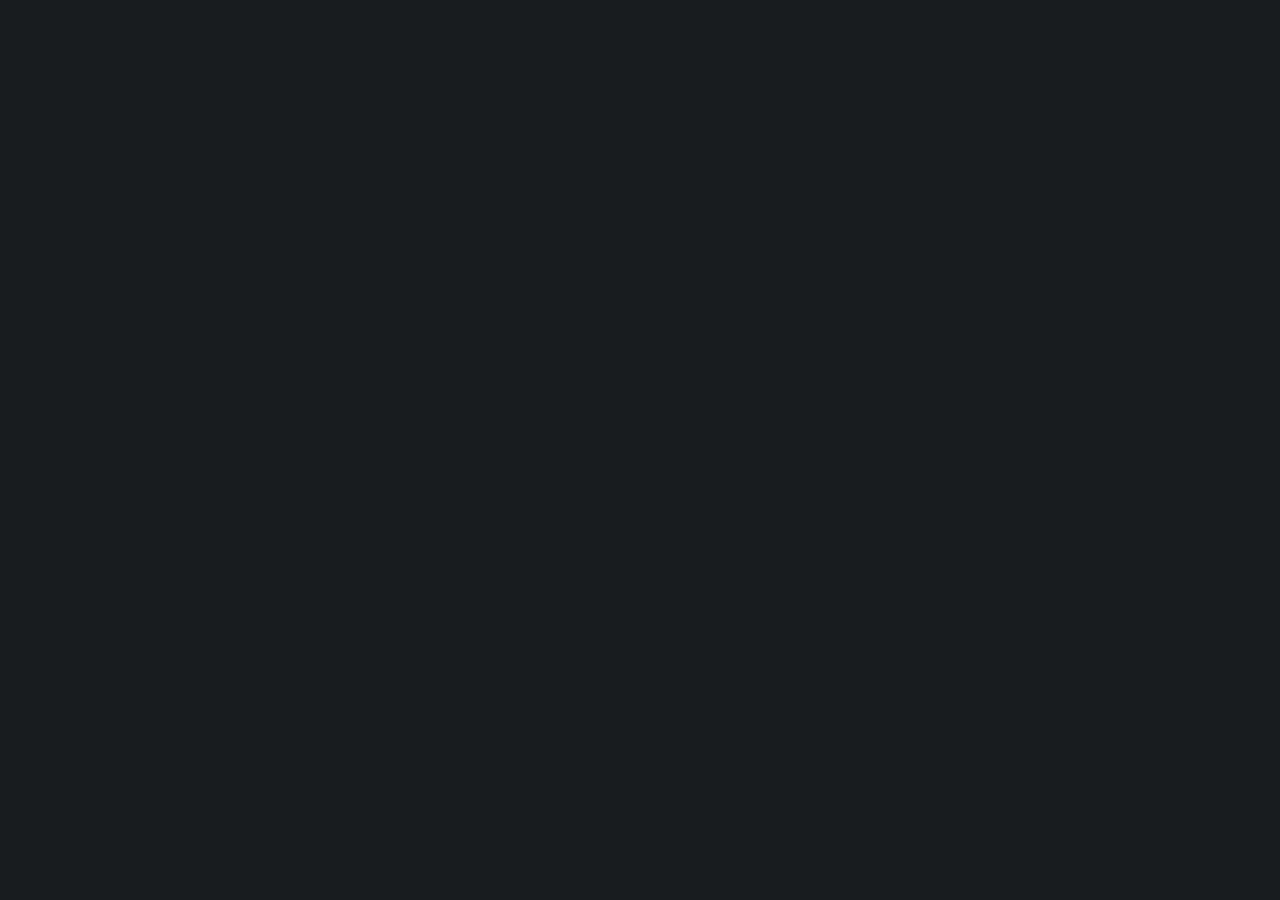
<file: index.html>
<!doctype html>
<html class="has-hover js">
<head>
    <meta charset="utf-8">
    <meta name="viewport" content="width=device-width" />
    <meta name="format-detection" content="telephone=no"/>

	<title>Osum Studio</title>

	<link href="https://fonts.googleapis.com/css?family=Roboto:300,300i,400,400i,500,500i,700,700i,900,900i" rel="stylesheet">
	<link href="https://fonts.googleapis.com/css?family=Roboto+Slab:300,400,700" rel="stylesheet">
    <link rel="stylesheet" type="text/css" href="css/font-awesome.min.css" >
    <link rel="stylesheet" type="text/css" href="css/slick.css" >
    <link rel="stylesheet" type="text/css" href="css/style.css" >
    <link rel="stylesheet" type="text/css" href="css/home.css" >
<!--<link rel="stylesheet" href="https://maxcdn.bootstrapcdn.com/bootstrap/4.0.0-beta.2/css/bootstrap.min.css" integrity="sha384-PsH8R72JQ3SOdhVi3uxftmaW6Vc51MKb0q5P2rRUpPvrszuE4W1povHYgTpBfshb" crossorigin="anonymous">
<script src="https://maxcdn.bootstrapcdn.com/bootstrap/4.0.0-beta.2/js/bootstrap.min.js" integrity="sha384-alpBpkh1PFOepccYVYDB4do5UnbKysX5WZXm3XxPqe5iKTfUKjNkCk9SaVuEZflJ" crossorigin="anonymous"></script>-->





    <link rel="stylesheet" href="css/global.css">
    <link rel="stylesheet" href="css/landing.css">

</head>
<body>
<main>
    <header class="top-header header flex flex-justify-between flex-align-center ui-light js-header" data-plugin="header">
        <a class="logo" href="index.html">
            <img src="images/logo.png" alt="logo" />
        </a>

        <div  class="navigation_main">
            <button id="nav-toggle" class="navbar-toggle">
                <span class="icon-bar"></span>
            </button>

            <nav id="menu-navbar" class=" flex flex-column">
                 <ul class="nav navbar-nav flex flex-align-stretch">
                    <li >
                        <a href="services.html">What we do <span>services</span>
                            <span class="small">Pure passion. Stunning success.</span>
                        </a>
                    </li>
                    <li>
                        <a href="work.html">What we love <span>work</span>
                            <span class="small">Beauty. Brains. Brawn.</span>
                        </a>
                        <!-- <ul class="sub-menu">
                            <li><a href="#">Why Us</a></li>
                            <li><a href="#">Mentors</a></li>
                            <li><a href="#">Smile Architects</a></li>
                            <li><a href="#">Media</a></li>
                            <li><a href="#">Team</a></li>
                        </ul> -->
                    </li>
                    <li>
                        <a href="about.html">About us <span>studio</span>
                            <span class="small">Design agency. Extraordinaire.</span>
                        </a>
                    </li>
                    <li>
                        <a href="contact.html">Let’s begin! <span>hello</span>
                            <span class="small">Your journey starts here.</span>
                        </a>
                    </li>
                </ul>
            </nav>

        </div>
    </header>

    <div>
        <div class="pages js-pages" data-plugin="pageController">
            <div class="pages__layer pages__background js-pages-background" data-plugin="backgrounds">
                <picture data-id="case-slide-1">
                    <source srcset="images/oc-1.jpg" media="(min-width: 1080px)">
                    <img draggable="false" class="pages__background__item background-cover cases-background " src="images/oc-1.jpg" alt="">
                </picture>
                <picture data-id="case-slide-2">
                    <source srcset="images/oc-2.jpg" media="(min-width: 1080px)">
                    <img draggable="false" class="pages__background__item background-cover cases-background is-hidden" src="images/oc-2.jpg" alt="">
                </picture>
                <picture data-id="case-slide-3">
                    <source srcset="images/oc-3.jpg" media="(min-width: 1080px)">
                    <img draggable="false" class="pages__background__item background-cover cases-background is-hidden" src="images/oc-3.jpg" alt="">
                </picture>

            </div>
            <div class="pages__content js-pages-content">
                <div class="pages__layer cases-container" data-plugin="cases">
                    <div class="pages__background__item background-cover cases-navigation-background"></div>
                    <div class="pages__layer cases-items ui-dark js-ui js-cases-items">
                        <div class="container container--narrow-content full_height">
                            <div class="cases-items__wrapper">
                                <article class="case-item js-cases-item flex flex-align-center flex-justify-center is-active" data-id="slide-1" data-ui="dark" data-url="work.html">
                                    <div class="case-item__content js-case-content">
                                        <h1 class="case-item__title">Branding <br/>And Identity</h1>
                                        <p class="case-item__description"><span>Your first impression is your last impression. You know it's <br/>true. So let us build you an identity your customers will <br/>take notice of.</span>
                                            <a href="case-transact.html" class="is-hidden" aria-hidden="false" draggable="false">See more</a>
                                        </p>
                                        <div class="bottom_points mobile">
                                            <a href="services.html" class="link_slider">Explore Services</a>
                                        </div>
                                    </div>
                                    <div class="bottom_points desktop">
                                        <a href="services.html" class="link_slider">Explore Services</a>
                                    </div>

                                </article>
                                <article class="case-item js-cases-item flex flex-align-center flex-justify-center" data-id="slide-2" data-ui="dark" data-url="work.html">
                                    <div class="case-item__content js-case-content">
                                        <h1 class="case-item__title">Quality <br/>And Passion</h1>
                                        <p class="case-item__description"><span>If a picture is worth a thousand words, then our portfolio <br/>collection speaks volumes. Check out our work.</span>
                                            <a href="case-khlebny.html" class="is-hidden" aria-hidden="false" draggable="false">See more</a>
                                        </p>
                                        <div class="bottom_points mobile">
                                            <a href="work.html" class="link_slider">Pursue Our Work</a>
                                        </div>
                                    </div>
                                    <div class="bottom_points desktop">
                                        <a href="work.html" class="link_slider">Pursue Our Work</a>
                                    </div>
                                </article>
                                <article class="case-item js-cases-item flex flex-align-center flex-justify-center" data-id="slide-3" data-ui="dark" data-url="work.html">
                                    <div class="case-item__content js-case-content">
                                        <h1 class="case-item__title">Your Digital Marketing Team</h1>
                                        <p class="case-item__description"><span>We promise to provide our customers with the best experience from the beginning of a project to its completion.</span>
                                            <a href="case-loftec.html" class="is-hidden" aria-hidden="false" draggable="false">See more</a>
                                        </p>
                                        <div class="bottom_points mobile">
                                            <a href="about.html" class="link_slider">About Studio</a>
                                        </div>
                                    </div>
                                    <div class="bottom_points desktop">
                                        <a href="about.html" class="link_slider">About Studio</a>
                                    </div>
                                </article>

                            </div>
                        </div>
                    </div>

                    <nav class="case-nav-secondary navigation ui-dark js-ui js-nav-secondary">
                        <a class="btn btn--small slick-arrow slick-prev btn--link js-cases-prev">
                        </a>
                        <a class="btn btn--small slick-arrow slick-next btn--link js-cases-next">
                        </a>
                    </nav>

                    <div class="intro intro--appear js-intro" aria-hidden="true" data-plugin="intro">
                        <h1 class="is-out-of-screen"></h1>
                        <span aria-hidden="true" class="intro__progressbar"><span class="js-progressbar"></span></span>
                        <p class="intro__text">
                            <span class="line">
                                <span class="line-text js-text-content"></span>
                                <span class="line-text js-text-content" aria-hidden="true"></span>
                            </span>
                            <span class="line">
                                <span class="line-text js-text-content" aria-hidden="true"></span>
                                <span class="line-text js-text-content"></span>
                            </span>
                            <span class="line">
                                <span class="line-text line-text--short js-text-content"></span>
                                <span class="line-text line-text--short js-text-content" aria-hidden="true"></span>
                            </span>
                        </p>
                    </div>
                </div>
            </div>
        </div>
    </div>
    <div class="siteheader-menu">
        <span class="siteheader-toggle"></span>
        <span class="siteheader-close">Close</span>
        <span class="siteheader-open">Menu</span>
        <div class="menu-content">
            <ul class="mobile-nav ">
               <li >
                   <a href="services.html">What we do <span>services</span>
                       <span class="small">Pure passion. Stunning success.</span>
                   </a>
               </li>
               <li>
                   <a href="work.html">What we love <span>work</span>
                       <span class="small">Beauty. Brains. Brawn.</span>
                   </a>
                </li>
               <li>
                   <a href="about.html">About us <span>studio</span>
                       <span class="small">Design agency. Extraordinaire.</span>
                   </a>
               </li>
               <li>
                   <a href="contact.html">Let’s begin! <span>hello</span>
                       <span class="small">Your journey starts here.</span>
                   </a>
               </li>
           </ul>
           <div class="bottom_menu">
               <div class="quick-title">Quick Contact</div>
               <div class="quick-cont"><a href="mailto:info@osumstudio.com">info@osumstudio.com</a>    |    <a href="tel:919878977771">+91.987.897.7771</a></div>
               <ul class="social-menu">
                     <li class="fb"><a href="https://www.facebook.com/osumstudio"></a></li>
                     <li class="linkdin"><a href="#"></a></li>
                     <li class="insta"><a href="#"></a></li>
                     <li class="pin"><a href="#"></a></li>
                     <li class="skype"><a href="#"></span></a></li>
                 </ul>
           </div>

        </div>

    </div>
</main>


<script src="js/shared.js"></script><script>var STATE = {
            'ui': 'dark',

            'common': {
                'visible': true,
                'staticHeader': false
            },
            'background': {
                'id': 'case-slide-1',
                'effect': 1
            },
            'case': {
                // Active case index
                'index': 0,

                // Case count
                'count': 3,

                // Navigation is visible
                'navigation': false
            }
        };</script><script src="js/landing.js"></script>
<script src="js/jquery.min.js"></script>
<script>
jQuery(document).ready(function($) {
    jQuery('.siteheader-toggle').click(function(event) {
        jQuery('.siteheader-menu').toggleClass('open_menu');
    });
});

</script>
<script type="text/javascript" src="js/scripts.js"></script>
</body>
</html>
</file>
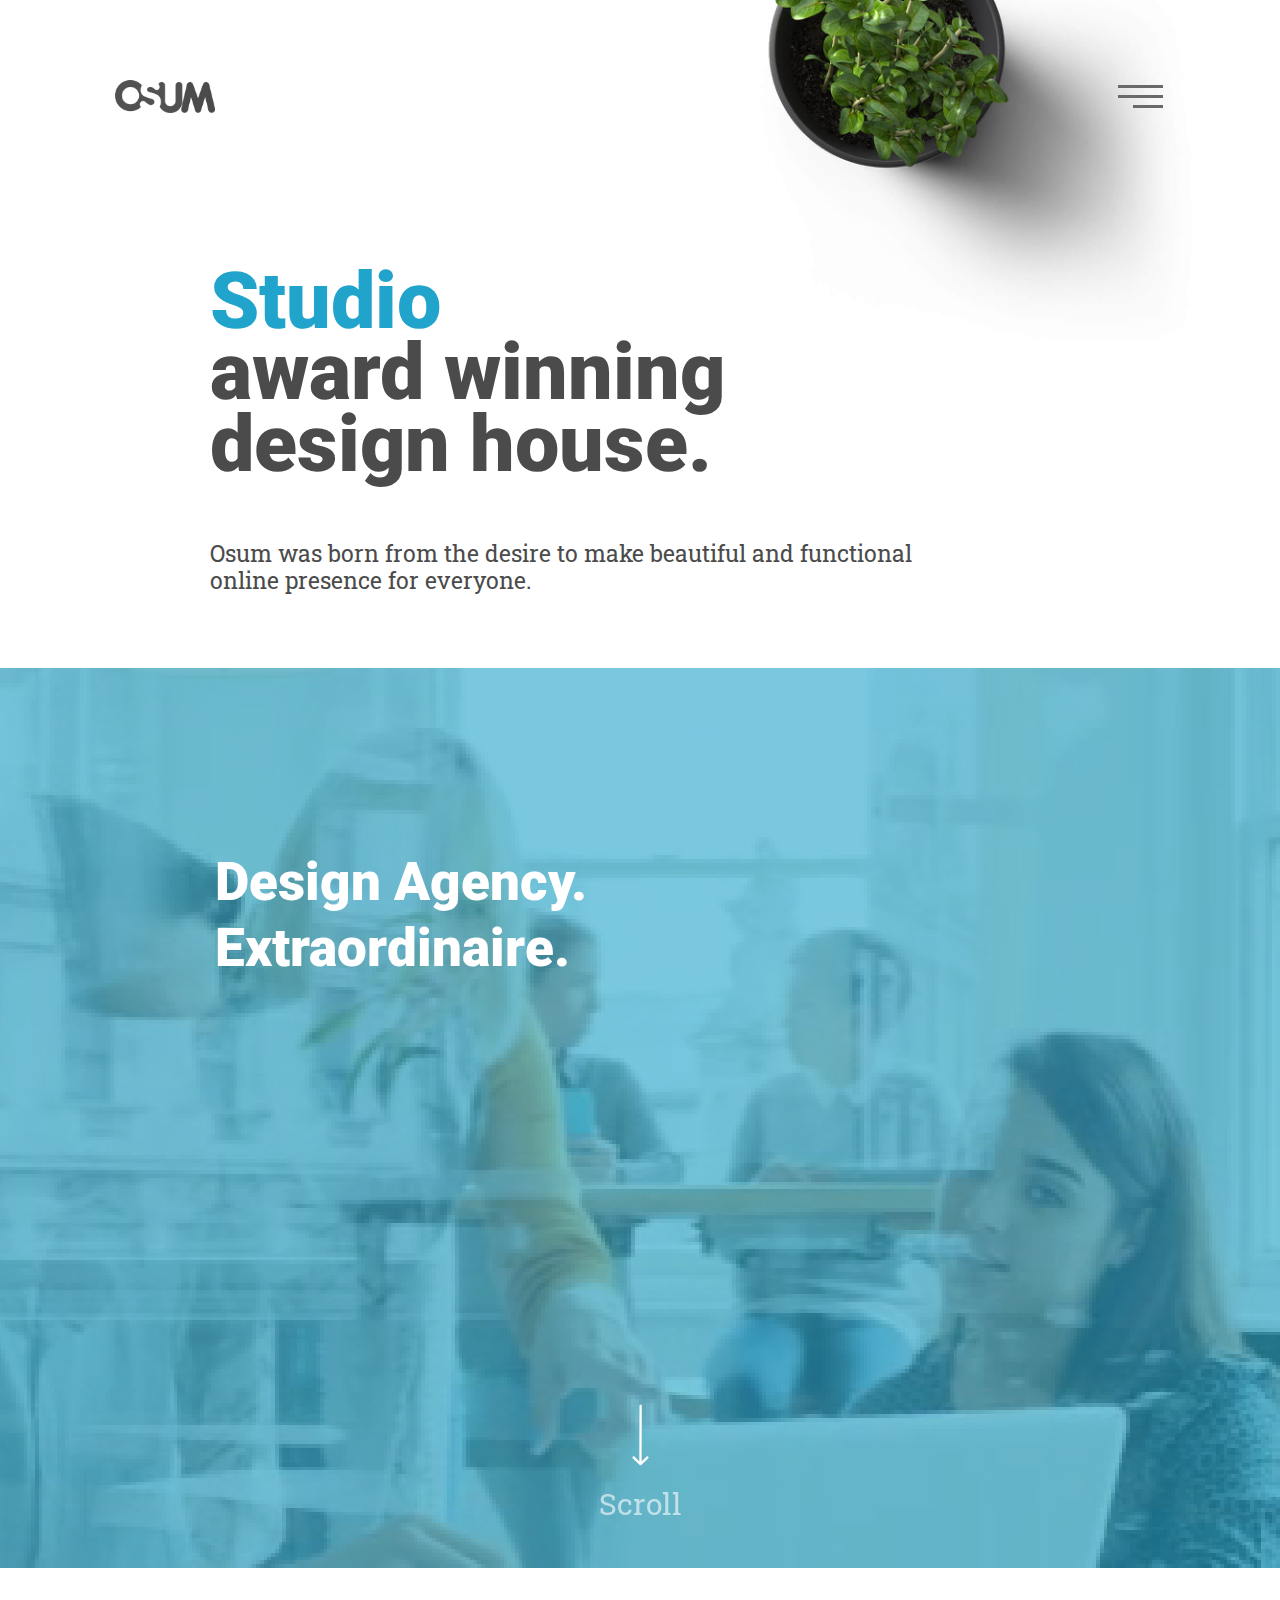
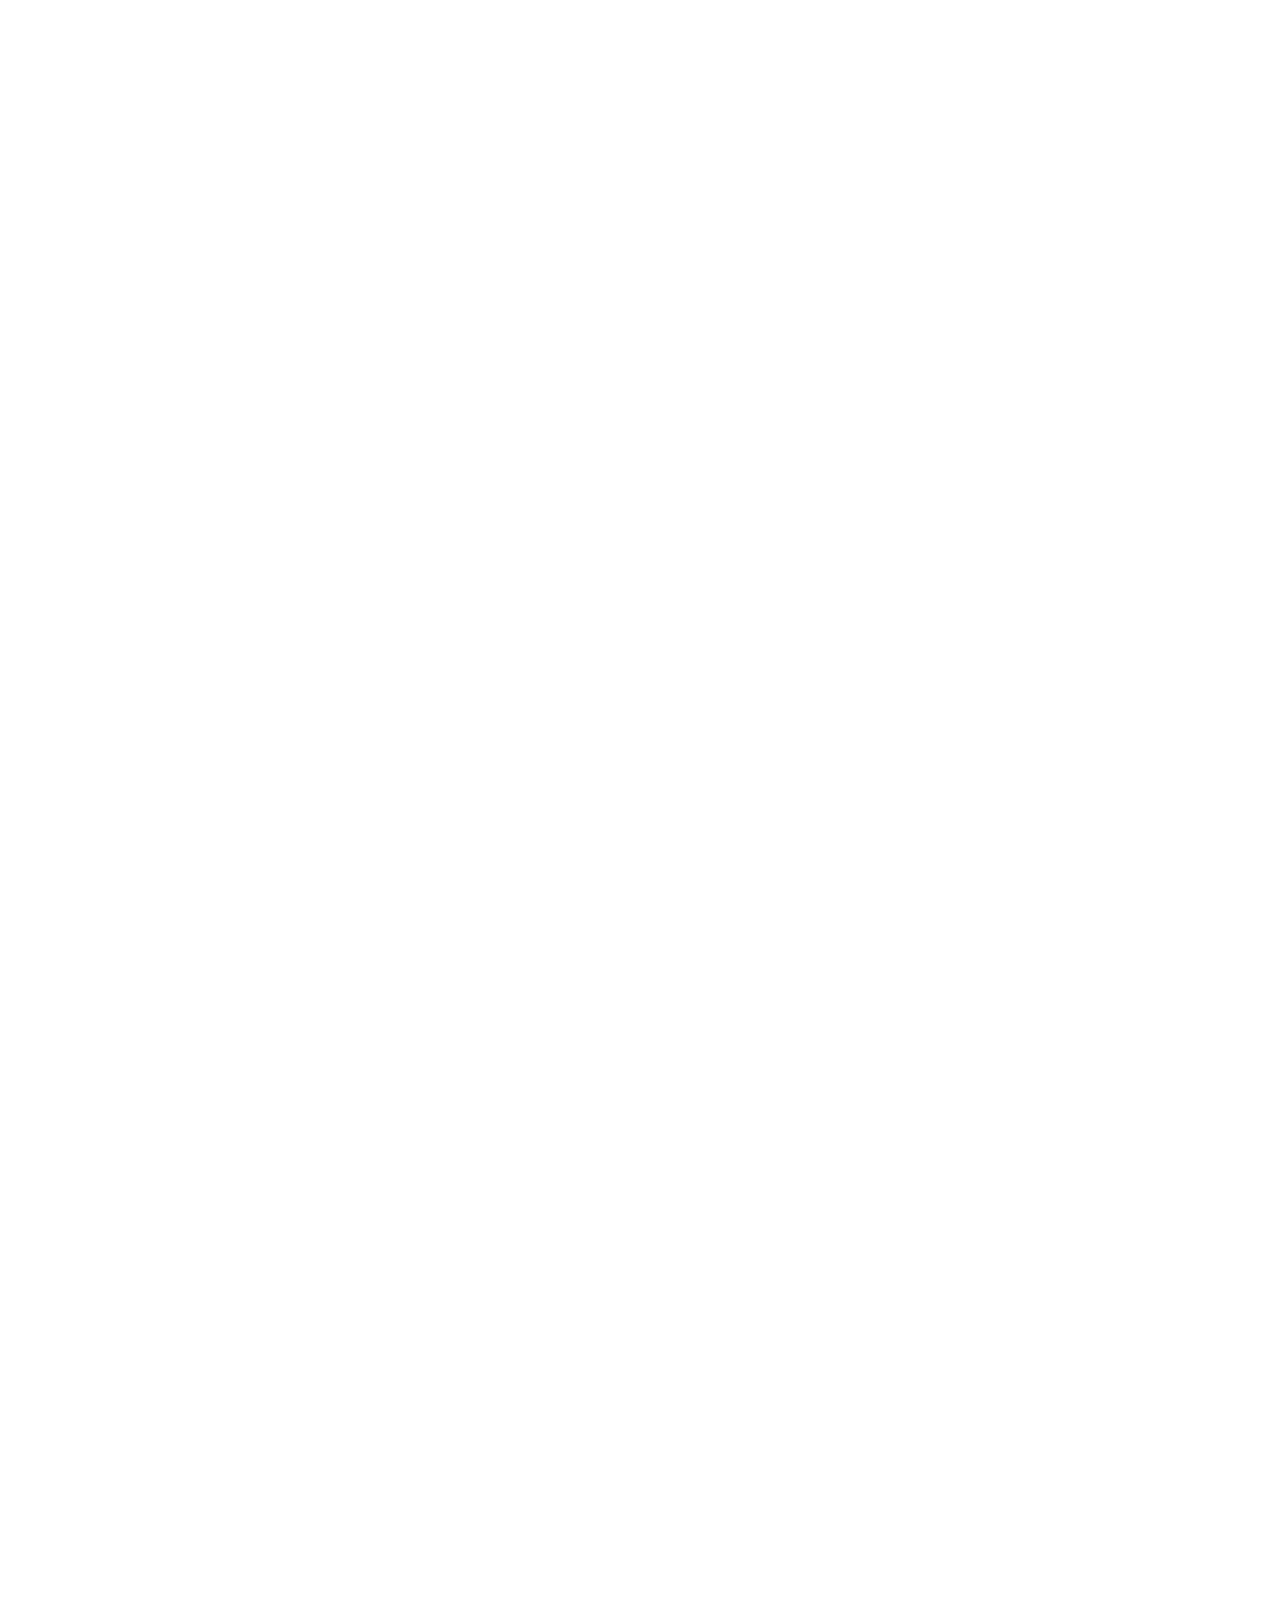
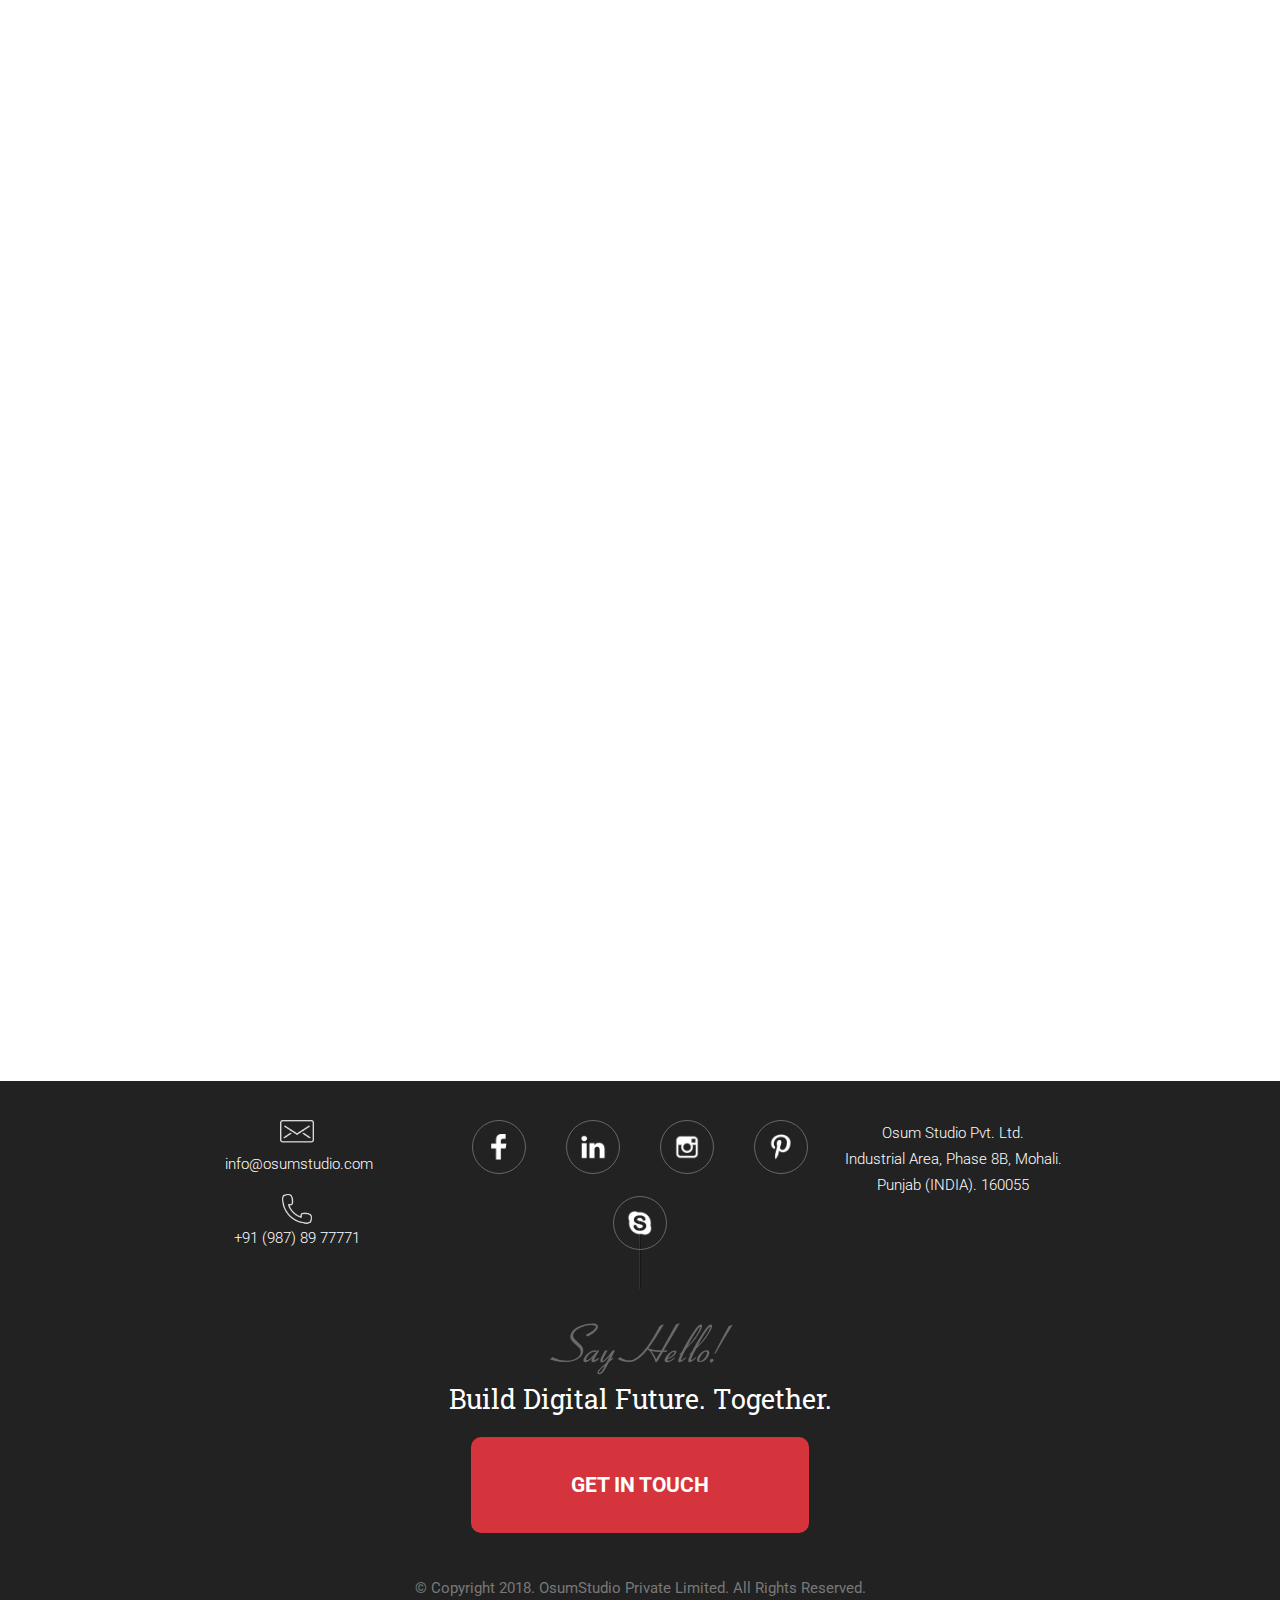
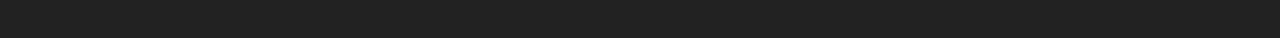
<file: about.html>
<!doctype html>
<html>
<head>
<meta charset="utf-8">
<meta name="viewport"
content="width=device-width" />
<meta name="format-detection"
content="telephone=no"/>
<title>Osum Studio</title>
<link
	href="https://fonts.googleapis.com/css?family=Roboto:300,300i,400,400i,500,500i,700,700i,900,900i"
	rel="stylesheet">
<link
	href="https://fonts.googleapis.com/css?family=Roboto+Slab:300,400,700"
	rel="stylesheet">
<link rel="stylesheet" type="text/css"
	href="fonts/style.css" >
<link rel="stylesheet" type="text/css"
	href="css/slick.css" >
<link rel="stylesheet" type="text/css"
	href="css/style.css" >
<link rel="stylesheet" type="text/css"
	href="css/about.css" >
<script src="js/jquery.min.js"></script>
</head>
<body>
<div class="loader">
  <div class="loading"></div>
</div>
<div id="page">
  <header class="top-header flex flex-justify-between
flex-align-center"> <a class="logo" href="index.html"> <img
src="images/logo.png" alt="logo" /> </a>
    <div  class="navigation_main">
      <button id="nav-toggle"
        class="navbar-toggle"> <span class="icon-bar"></span> </button>
      <nav id="menu-navbar" class=" flex flex-column">
        <ul class="nav
            navbar-nav flex flex-align-stretch">
          <li > <a
            href="services.html">What we do <span>services</span> <span
            class="small">Pure passion. Stunning success.</span> </a> </li>
          <li> <a href="work.html">What we love <span>work</span> <span
            class="small">Beauty. Brains. Brawn.</span> </a>
            <!-- <ul
            class="sub-menu"> <li><a href="#">Why Us</a></li> <li><a
            href="#">Mentors</a></li> <li><a href="#">Smile Architects</a></li>
            <li><a href="#">Media</a></li> <li><a href="#">Team</a></li> </ul> -->
          </li>
          <li> <a href="about.html">About us <span>studio</span> <span
            class="small">Design agency. Extraordinaire.</span> </a> </li>
          <li> <a href="contact.html">Let’s begin! <span>hello</span> <span
            class="small">Your journey starts here.</span> </a> </li>
        </ul>
      </nav>
    </div>
  </header>
  <div class="about_content">
    <div class="inside_content banner_content">
      <h1
	class="page_title"><span>Studio</span> award winning design house.</h1>
      <p>Osum was born from the desire to make beautiful and functional online
        presence for everyone.</p>
    </div>
    <div class="about-content image_section_center flex">
     <!-- <img src="images/about-banner.jpg" alt="" /> -->
	 <video poster="images/about-banner.jpg" id="bgvid" playsinline autoplay muted loop>
		<!-- <source src="http://thenewcode.com/assets/videos/polina.webm" type="video/webm"> -->
		<source src="images/shutterstock_v13949594.mp4" type="video/mp4">
	</video>

      <div class="about-tag"> <span>Design Agency.</span><span>Extraordinaire.</span> </div>
      <div
        class="bottom"><a href="#work-with"
        class="scroll_down"><span>Scroll</span></a></div>
    </div>
    <div class="work-with " id="work-with">
      <div class="inside_content work-with animate-content">
        <h2>We work with everyone.</h2>
        <div class="flex flex-justify-between flex-align-start
                work-grid">
          <div class="work-box">
            <div class="work-head">
              <h3><span>01</span>Individuals</h3>
              <span>Freelancers</span> </div>
            <p>Are you just one small person with a really big dream?
              That's okay - we'll make you look big time in no time.</p>
          </div>
          <div class="work-box">
            <div class="work-head">
              <h3><span>02</span>Agencies</h3>
              <span>Small Teams</span> </div>
            <p>Are you a small team with big ideas and not enough time,
              staff, or technical know-how? Relax, we're in your corner.</p>
          </div>
          <div class="work-box">
            <div class="work-head">
              <h3><span>03</span>Enterprises</h3>
              <span>Big Agencies</span> </div>
            <p>Our clients range from small to large, and we always
              deliver a high quality product with a personal touch. We can be
              your resource.</p>
          </div>
        </div>
        <h2 class="no-bottom">Our process</h2>
        <p class="serif">We trust
          the process that makes us to achieve best results. We
          brainstorm, ask questions, share ideas and then build them out.
          We learn from experiences and keep updating our process for best
          results.</p>
      </div>
    </div>
  </div>
  <div class="team-info  animate-content">
    <div class="team-content ">
      <h2>Our
        people</h2>
      <p class="serif">We love our jobs, we love our customers, and we
        love providing asolutely outstanding customer service. And we travel alot to
        stay inspired & energetic.</p>
      <a class="btn-1" href="#">
		<svg>
        	<rect x="0" y="0" fill="none" width="100%" height="100%"></rect>
    	</svg>Join Our
		Team
		</a>
	</div>
  </div>
  <div class="honors max-container  animate-content">
    <h2>Honors &amp;
      Awards</h2>
    <p>It's true. We think we're pretty awesome. But it's not just
      us. We have proof. And honestly, we couldn't be prouder, or more humble. </p>
    <div class="flex flex-justify-between flex-align-start honors-grid">
      <div class="honor-box flex flex-column">
		 <p class="image"><img src="images/design.jpg"></p>
        <h2>2</h2>
        <p>Contests Won <br/>
          on 99Designs</p>
      </div>
      <div class="honor-box flex flex-column">
		<p class="image"><img src="images/design.jpg"></p>
        <h2>14</h2>
        <p>Runner Up <br/>
          on 99Designs</p>
      </div>
      <div class="honor-box flex flex-column">
		<p class="image"><img src="images/awwwards.jpg"></p>
        <h2>2</h2>
        <p>Honorable Mention on Awwwards</p>
      </div>
    </div>
    <div class="slider-quotes  animate-content">
      <h2
        class="client_title">Happy clients</h2>
      <div class="slider-for">
        <div
        class="slide">
          <div class="flex flex-justify-between flex-align-start">
            <div class="thumb">
              <div class="thub_image"> <img
        src="images/quote-1.png"> </div>
              <p> <span class="blue"> <em>AVIN KLINE </em> </span> <em>COFOUNDER & CEO <br>
                Web Success Agency</em> </p>
            </div>
            <div class="quote-content">
              <p><em>I've never had a challenge
                finding designers who are talented. I have, however, found it
                challenging to find someone who has both a great attitude and who I can
                trust fully. Not only is Surinder a very talented designer, but I trust
                him to do what he says he will do when he says he'll do it. He's an
                absolute joy to work with.</em></p>
            </div>
          </div>
        </div>
        <div
        class="slide">
          <div class="flex flex-justify-between flex-align-start">
            <div class="thumb">
              <div class="thub_image"> <img
        src="images/quote-2.png"> </div>
              <p> <span class="blue"> <em>SHEILA
                RAPER </em> </span> <em>National Marketing Director<br>
                Estates Company
                USA</em> </p>
            </div>
            <div class="quote-content">
              <p><em>Surinder and the
                team at Osum do truly amazing work. Throughout the almost two years that
                I have worked with them, on everything from basic business cards, to
                drip emails, to a custom website built from scratch, and everything in
                between, they have truly helped me build an inspiring, stylistic,
                attention-getting identity for our company. You won’t be
                disappointed.</em></p>
            </div>
          </div>
        </div>
        <div class="slide">
          <div
        class="flex flex-justify-between flex-align-start">
            <div class="thumb">
              <div class="thub_image"> <img src="images/quote-3.png"> </div>
              <p> <span
        class="blue"> <em>ULI S. </em> </span> <em>CEO of German Design
                Agency</em> </p>
            </div>
            <div class="quote-content">
              <p><em>Team Osum,
                thanks for your outstanding, creative and on time delivery of awesome
                Screen designs and Info-graphics. It is really hard to find reliable
                partners these days but with Osum we found a long-term
                support-partner.</em></p>
            </div>
          </div>
        </div>
        <div class="slide">
          <div
        class="flex flex-justify-between flex-align-start">
            <div class="thumb">
              <div class="thub_image"> <img src="images/quote-3.png"> </div>
              <p> <span
        class="blue"> <em>Torben Sørensen </em> </span> <em>CEO of
                Casalogic</em> </p>
            </div>
            <div class="quote-content">
              <p><em>I
                discovered Osum while searching for templates on the net. Their design
                examples impressed me and I decided to make contact. From start to end
                they provided fast response and fast delivery and they understod my
                needs and provided a design that we can't wait to implement and get
                online. We have already engaged with Osum for more work.</em></p>
            </div>
          </div>
        </div>

        <div class="slide">
          <div
        class="flex flex-justify-between flex-align-start">
            <div class="thumb">
              <div class="thub_image"> <img src="images/quote-3.png"> </div>
              <p> <span
        class="blue"> <em>Christine & Heck </em> </span> <em>CEO of Greenskin Media</em> </p>
            </div>
            <div class="quote-content">
              <p><em>Surinder had an immediate understanding of our needs, and with his guiding professional advice, completed our project on time and on budget. We were more than happy with Surinder's professional service.</em></p>
            </div>
          </div>
        </div>
        <div class="slide">
          <div
        class="flex flex-justify-between flex-align-start">
            <div class="thumb">
              <div class="thub_image"> <img src="images/quote-3.png"> </div>
              <p> <span
        class="blue"> <em>Parveen Thakur </em> </span> <em>CEO of Envyus Media Pvt Ltd</em> </p>
            </div>
            <div class="quote-content">
              <p><em>I have worked with countless designers over the past decade and I always struggled to find the right person. Surinder has always provided me with professional and clean looking designs that definitely stand out and demand attention. If you want the job done right the first time Surinder is the guy are looking for!</em></p>
            </div>
          </div>
        </div>
        <div class="slide">
          <div
        class="flex flex-justify-between flex-align-start">
            <div class="thumb">
              <div class="thub_image"> <img src="images/quote-3.png"> </div>
              <p> <span
        class="blue"> <em>Christian Mygh </em> </span> <em>CEO of REC Watches</em> </p>
            </div>
            <div class="quote-content">
              <p><em>We have used Osum for improvements and a redesign of our current website. This was a challanging job, because it involved coding in a custom made website and not a template, but Osum met all our expectations and provided a stunning result in record time. We will definitley use Osum again for future implications ect. and have already talked with them about new ideas and wishes for our website.</em></p>
            </div>
          </div>
        </div>
        <div class="slide">
          <div
        class="flex flex-justify-between flex-align-start">
            <div class="thumb">
              <div class="thub_image"> <img src="images/quote-3.png"> </div>
              <p> <span
        class="blue"> <em>Vikas Kumar </em> </span> <em>CEO of Olam Solutions Pvt Ltd</em> </p>
            </div>
            <div class="quote-content">
              <p><em>We both started the company on a same time and with the help of my good friend we are reaching to new milestone every month. It's been pleasure to work with Osum Studio. Well' we keep this brotherhood in future and continue the good work.</em></p>
            </div>
          </div>
        </div>
        <div class="slide">
          <div
        class="flex flex-justify-between flex-align-start">
            <div class="thumb">
              <div class="thub_image"> <img src="images/quote-3.png"> </div>
              <p> <span
        class="blue"> <em>C. Knedel </em> </span> <em>CEO of Well Control</em> </p>
            </div>
            <div class="quote-content">
              <p><em>Working with osumstudio is fantastic- they know exactly how to execute my ideas and make them look good in the same way. I hope to develop many more projects with osumstudio.</em></p>
            </div>
          </div>
        </div>
        <div class="slide">
          <div
        class="flex flex-justify-between flex-align-start">
            <div class="thumb">
              <div class="thub_image"> <img src="images/quote-3.png"> </div>
              <p> <span
        class="blue"> <em>Sean </em> </span> <em>CEO of Curvelines</em> </p>
            </div>
            <div class="quote-content">
              <p><em>Surinder is working with me for a long time. I love to work with him. He always come up with a Out of the Box idea for any kind of design. I am very much happy with the work done so far. I am sure, Surinder will keep nailing his skills and provide more quality work in future.</em></p>
            </div>
          </div>
        </div>
        <div class="slide">
          <div
        class="flex flex-justify-between flex-align-start">
            <div class="thumb">
              <div class="thub_image"> <img src="images/quote-3.png"> </div>
              <p> <span
        class="blue"> <em>Jonathan Kamstrup </em> </span> <em>Managing Director, Watchwork</em> </p>
            </div>
            <div class="quote-content">
              <p><em>Our experience with Osum Studio was that not only did they provide a fantastic product and great rates, but at the same time they were able to couple these qualifications with a fantastic service level. By immediately understanding our needs and visual identity, they managed to swiftly translate those into a website we're completely happy with. As such, we give Osum Studios our strongest recommendation!</em></p>
            </div>
          </div>
        </div>
      </div>
      <div class="slider-nav">
        <div class="image-thumb">
          <div
            class="thub_image"> <img src="images/quote-1.png"> </div>
        </div>
        <div class="image-thumb">
          <div class="thub_image"> <img
            src="images/quote-2.png"> </div>
        </div>
        <div class="image-thumb">
          <div class="thub_image"> <img src="images/quote-3.png"> </div>
        </div>
        <div class="image-thumb">
          <div class="thub_image"> <img
            src="images/quote-3.png"> </div>
        </div>
         <div class="image-thumb">
          <div
            class="thub_image"> <img src="images/quote-1.png"> </div>
        </div>
         <div class="image-thumb">
          <div
            class="thub_image"> <img src="images/quote-1.png"> </div>
        </div>
         <div class="image-thumb">
          <div
            class="thub_image"> <img src="images/quote-1.png"> </div>
        </div>
         <div class="image-thumb">
          <div
            class="thub_image"> <img src="images/quote-1.png"> </div>
        </div>
         <div class="image-thumb">
          <div
            class="thub_image"> <img src="images/quote-1.png"> </div>
        </div>
         <div class="image-thumb">
          <div
            class="thub_image"> <img src="images/quote-1.png"> </div>
        </div>
         <div class="image-thumb">
          <div
            class="thub_image"> <img src="images/quote-1.png"> </div>
        </div>
         <div class="image-thumb">
          <div
            class="thub_image"> <img src="images/quote-1.png"> </div>
        </div>
      </div>
    </div>
  </div>
</div>
<footer class="site-footer">
  <div class="max-container">
    <div class="flex flex-justify-between flex-align-start">
		<div class="contact_info">
			<a href="mailto:info@osumstudio.com" class="email"><span>info@osumstudio.com</span></a>
			<a href="tel:9878977771" class="call"><span>+91 (987) 89 77771</span></a>
		</div>
		<div class="social_links">
  		  <ul class="social-menu">
  			  <li class="fb"><a href="https://www.facebook.com/osumstudio"></a></li>
  			  <li class="linkdin"><a href="#"></a></li>
  			  <li class="insta"><a href="#"></a></li>
  			  <li class="pin"><a href="#"></a></li>
  			  <li class="skype"><a href="#"></span></a></li>
  		  </ul>
  	  </div>
      <div class="contact_address">
        <p> Osum Studio Pvt. Ltd.<br>
          Industrial Area, Phase
          8B, Mohali.<br>
          Punjab (INDIA). 160055 </p>
      </div>
    </div>
    <div class="journey_markup">
      <div class="say_hello">Say Hello!</div>
      <h3>Build Digital Future. Together.</h3>
      <p><a href="contact.html"
        class="btn-link">Get In Touch</a></p>
    </div>
    <div  class="copy-right">©
      Copyright 2018. OsumStudio Private Limited. All Rights Reserved.</div>
  </div>
</footer>
<div class="siteheader-menu">
	<span class="siteheader-toggle"></span>
	<span class="siteheader-close">Close</span>
	<span class="siteheader-open">Menu</span>
	<div class="menu-content">
		<ul class="mobile-nav ">
		   <li >
			   <a href="services.html">What we do <span>services</span>
				   <span class="small">Pure passion. Stunning success.</span>
			   </a>
		   </li>
		   <li>
			   <a href="work.html">What we love <span>work</span>
				   <span class="small">Beauty. Brains. Brawn.</span>
			   </a>
			</li>
		   <li>
			   <a href="about.html">About us <span>studio</span>
				   <span class="small">Design agency. Extraordinaire.</span>
			   </a>
		   </li>
		   <li>
			   <a href="contact.html">Let’s begin! <span>hello</span>
				   <span class="small">Your journey starts here.</span>
			   </a>
		   </li>
	   </ul>
	   <div class="bottom_menu">
		   <div class="quick-title">Quick Contact</div>
		   <div class="quick-cont"><a href="mailto:info@osumstudio.com">info@osumstudio.com</a>    |    <a href="tel:919878977771">+91.987.897.7771</a></div>
		   <ul class="social-menu">
				 <li class="fb"><a href="https://www.facebook.com/osumstudio"></a></li>
				 <li class="linkdin"><a href="#"></a></li>
				 <li class="insta"><a href="#"></a></li>
				 <li class="pin"><a href="#"></a></li>
				 <li class="skype"><a href="#"></span></a></li>
			 </ul>
	   </div>

	</div>

</div>
<script src="js/slick.min.js"></script>
<script> jQuery(document).ready(function($) {

        jQuery('.slider-for').slick({
			slidesToShow: 1,
			slidesToScroll: 1,
			arrows: false,
			fade: true,
			asNavFor: '.slider-nav'
		});

        jQuery('.slider-nav').slick({
			slidesToShow: 3,
			slidesToScroll: 1,
			asNavFor: '.slider-for',
			dots: false,
			focusOnSelect: true
		});

		jQuery(".scroll_down").click(function(event) {
			event.preventDefault();
			var clink = jQuery(this).attr('href');
			jQuery('html,body').animate({
	   					scrollTop: jQuery(clink).offset().top
					}, 'slow');
		});


		jQuery('.work-grid').slick({
	        slidesToShow: 1,
			mobileFirst: true,
	        slidesToScroll: 1,
			arrows: false,
			dots: true,
	        responsive: [
	            {
	                breakpoint: 767,
	                settings: 'unslick'
	            }
	        ]
	    });

		jQuery('.honors-grid').slick({
	        slidesToShow: 1,
			mobileFirst: true,
	        slidesToScroll: 1,
			arrows: false,
			dots: true,
	        responsive: [
	            {
	                breakpoint: 767,
	                settings: 'unslick'
	            }
	        ]
	    });




    });

	// function slick_slider() {
 	//    var wrapper = jQuery(".work-grid");
 	//    if (jQuery(".slick-initialized").length) {
 	// 	   wrapper.slick('unslick');
 	//    }
 	//    wrapper.slick({
 	// 	   slidesToShow: 1,
 	// 	   slidesToScroll: 1,
 	// 	   dots: true,
 	// 	   arrows: true,
 	// 	   responsive: [
 	// 		   {
 	// 			   breakpoint: 768,
 	// 			   settings: "unslick"
 	// 		   }
 	// 	   ]
 	//    });
    // }

</script>
<script>
jQuery(document).ready(function($) {
    jQuery('.siteheader-toggle').click(function(event) {
        jQuery('.siteheader-menu').toggleClass('open_menu');
    });
});

</script>
<script type="text/javascript" src="js/scripts.js"></script>
</body>
</html>
</file>
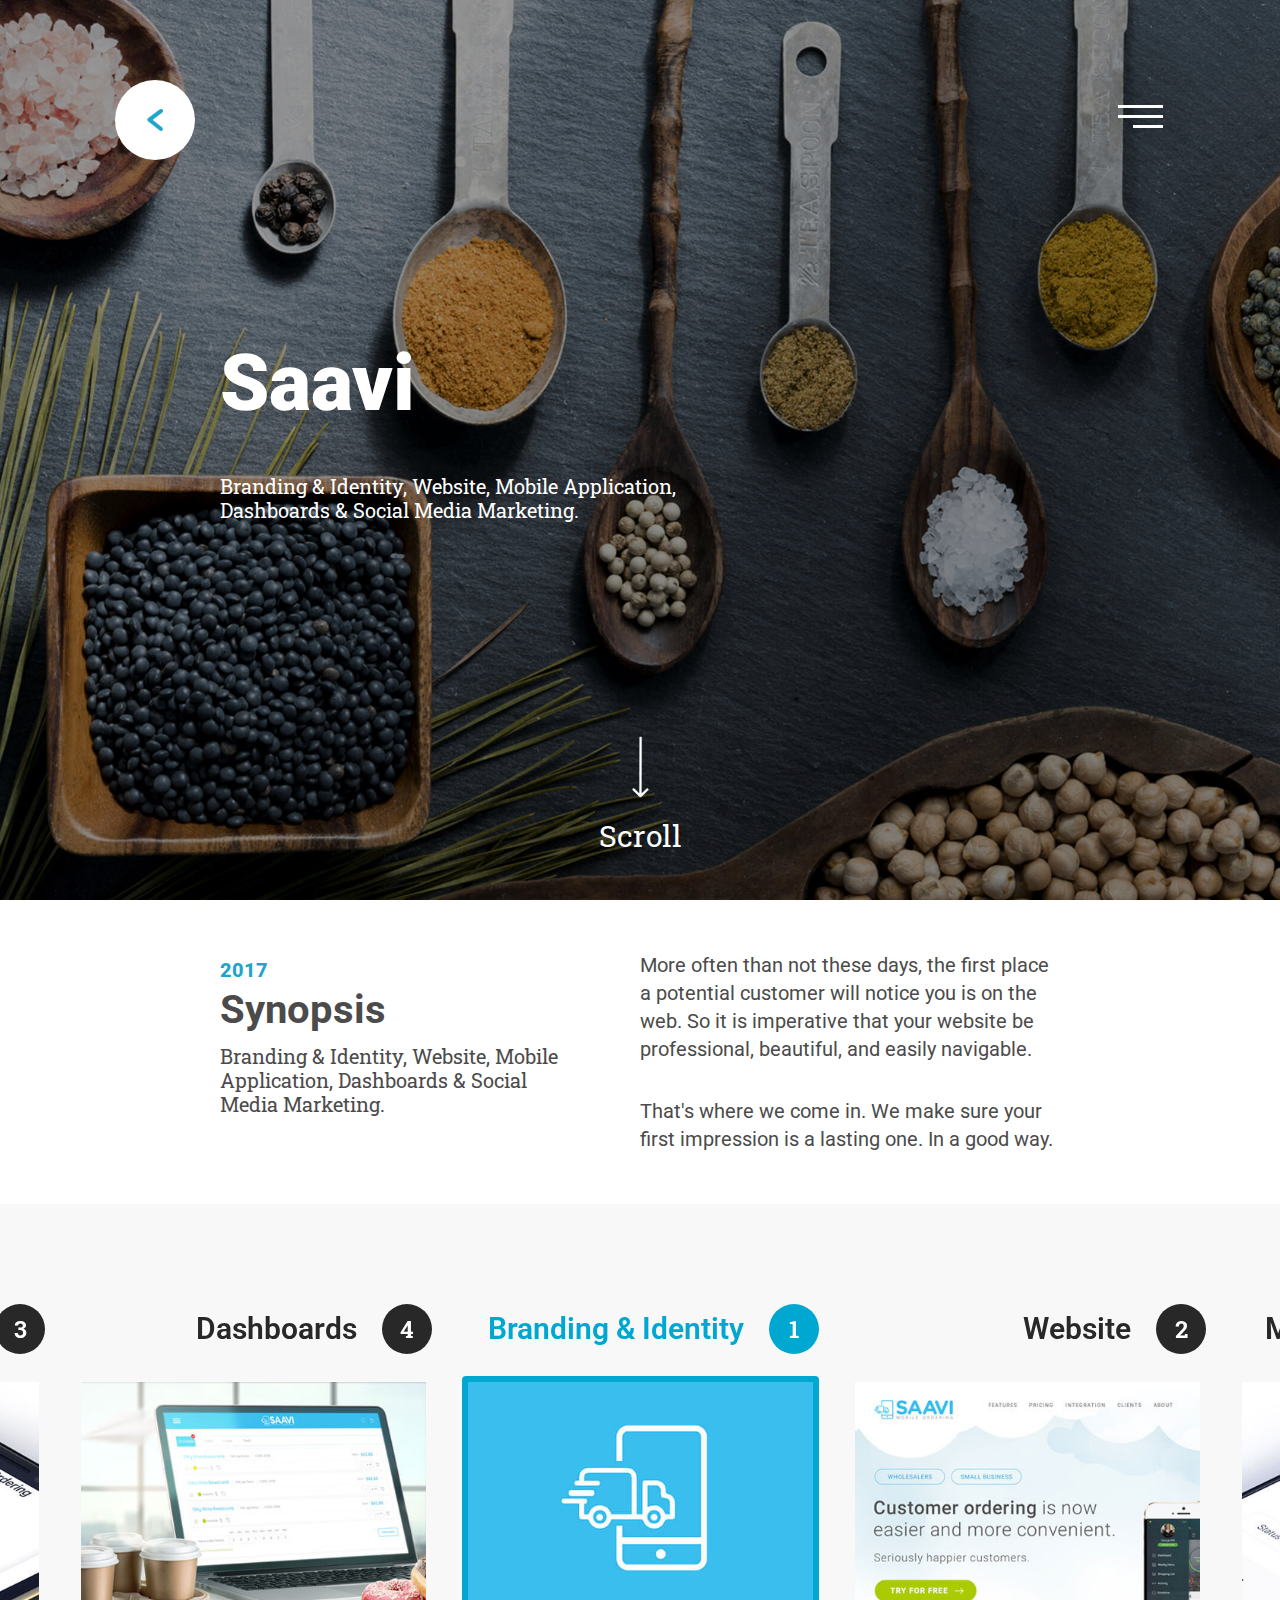
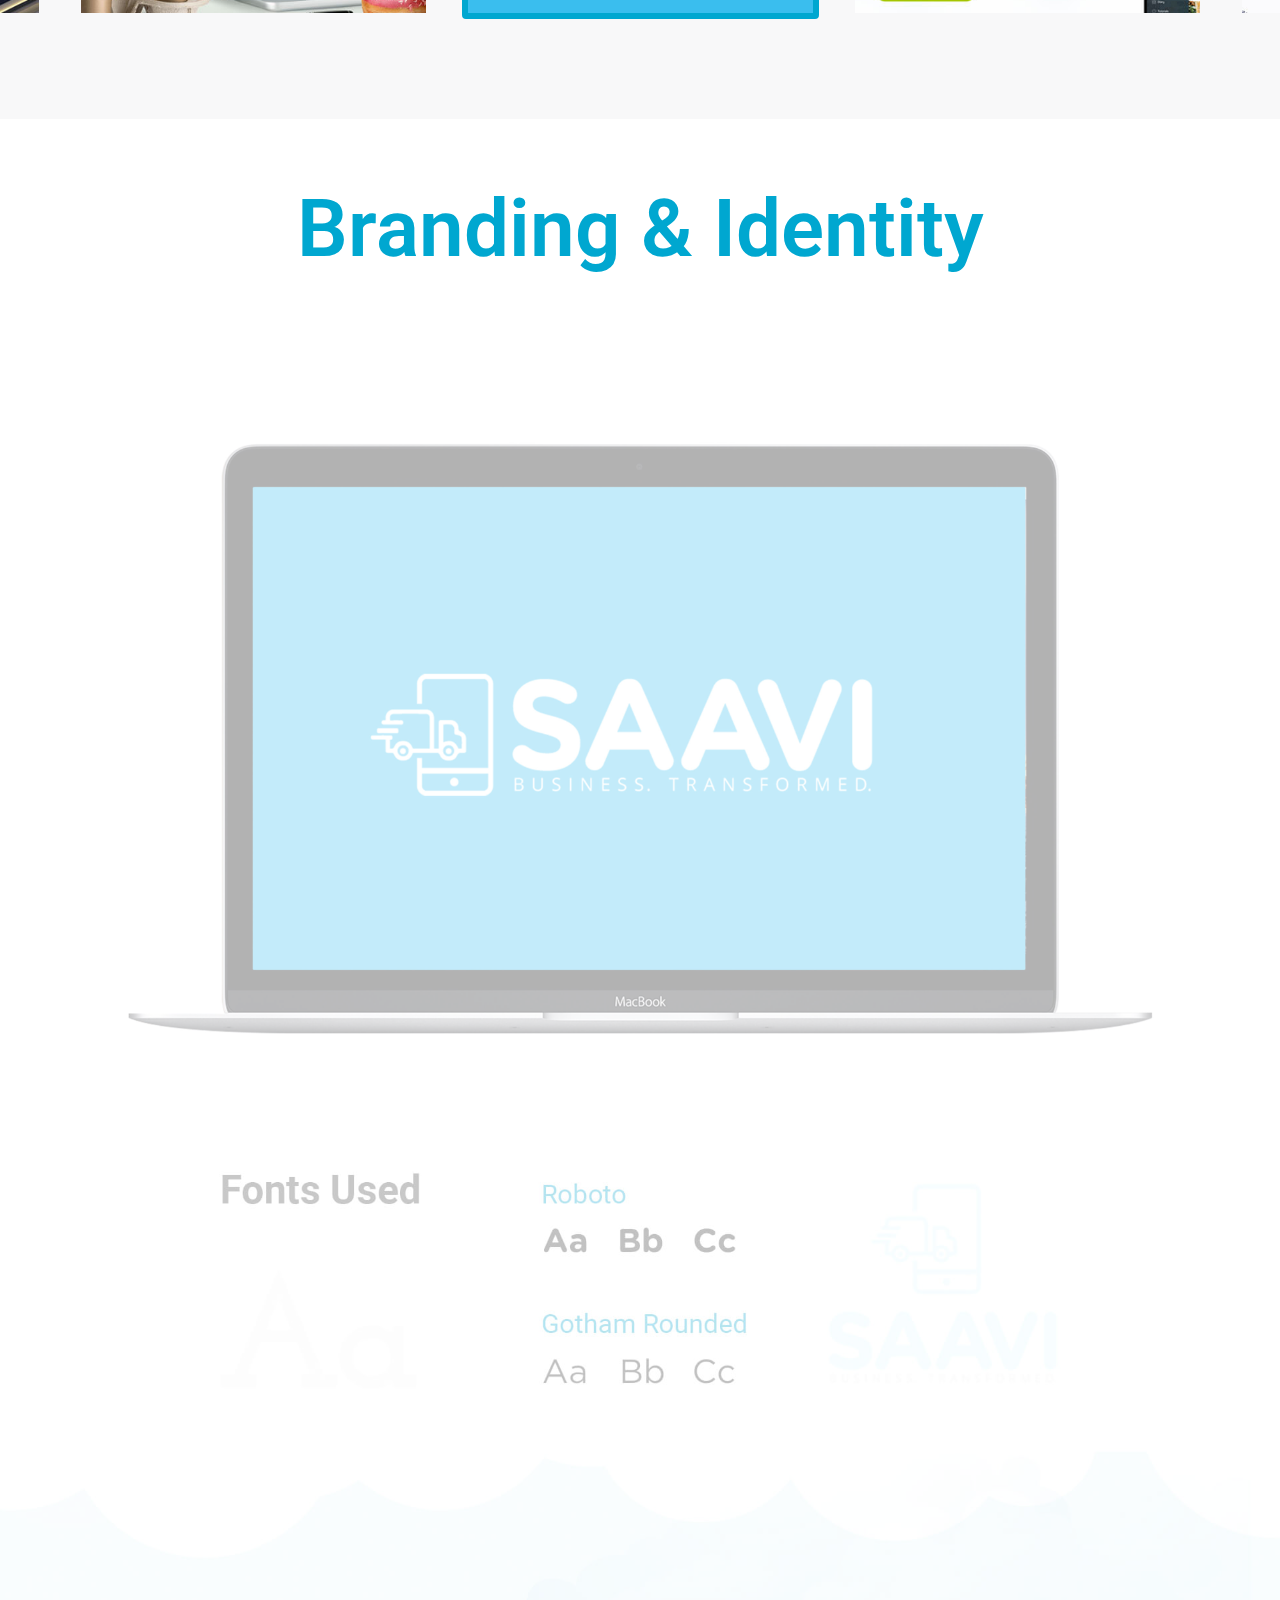
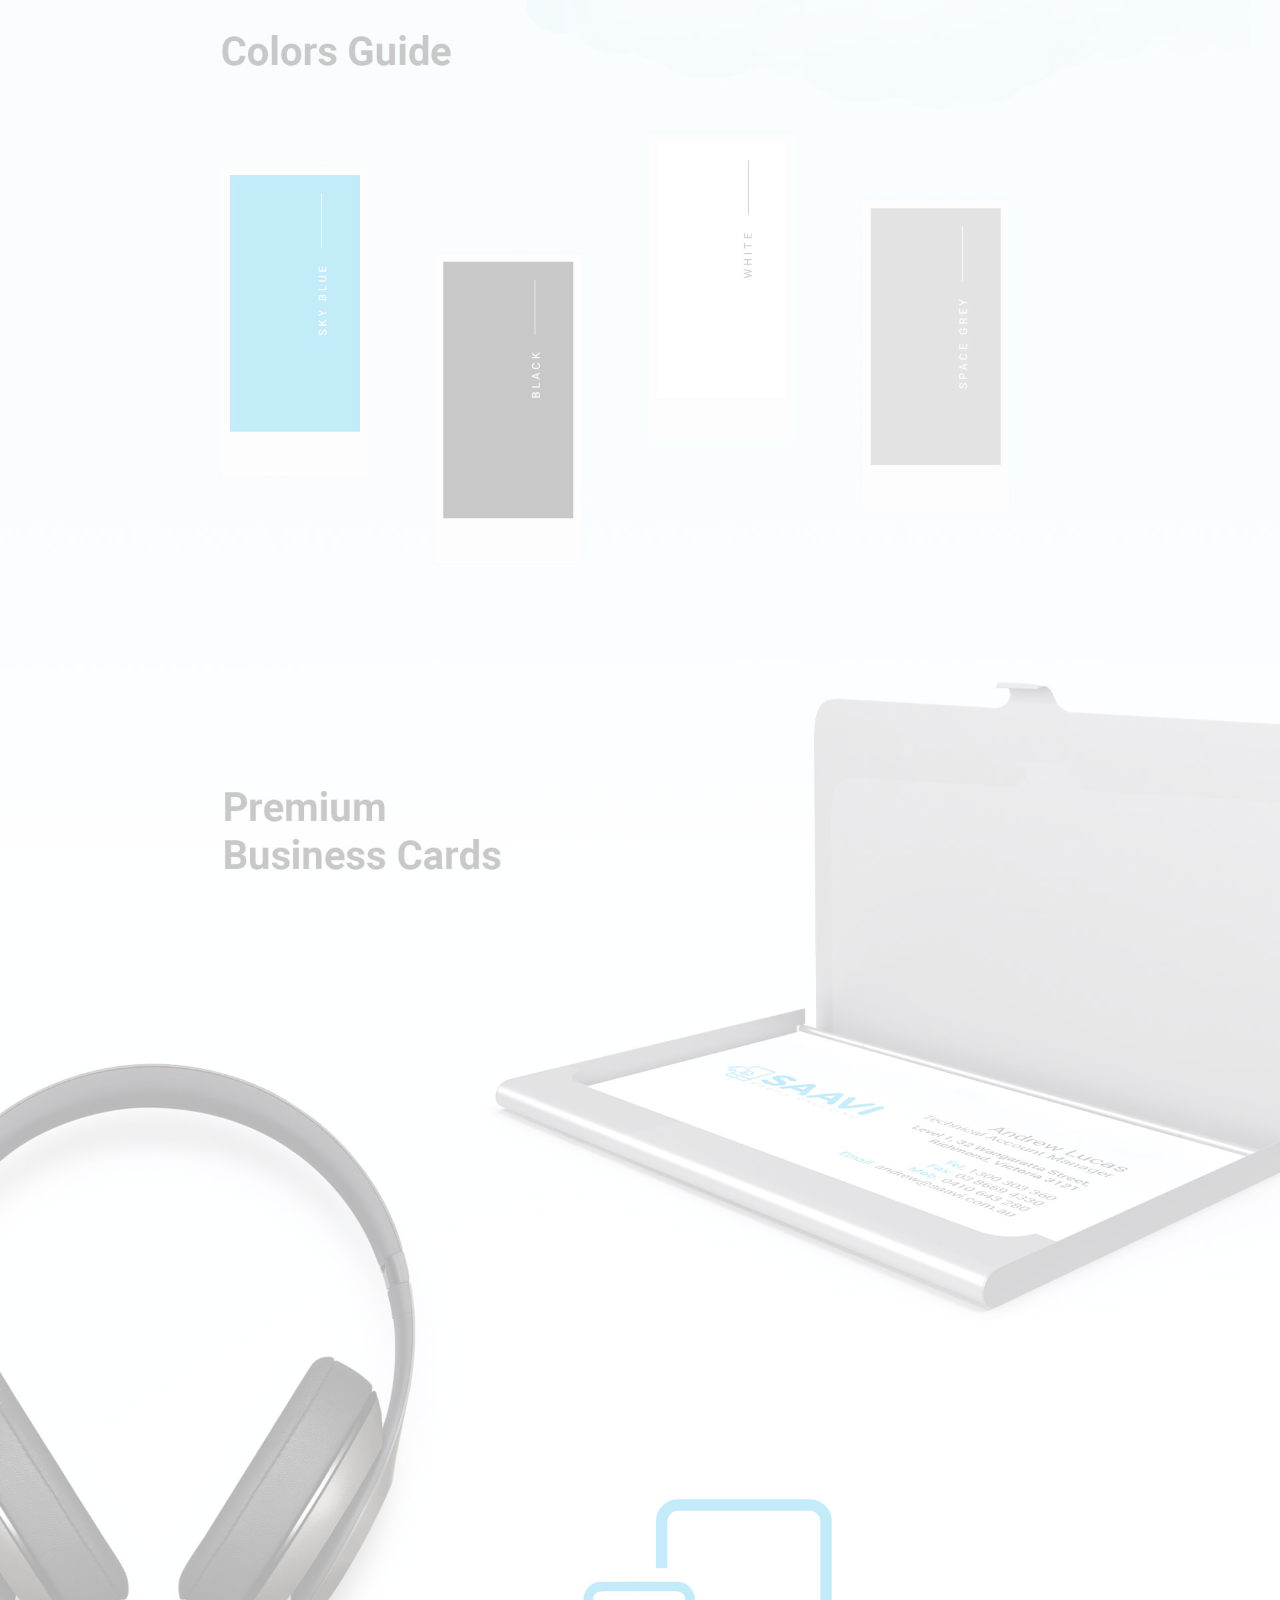
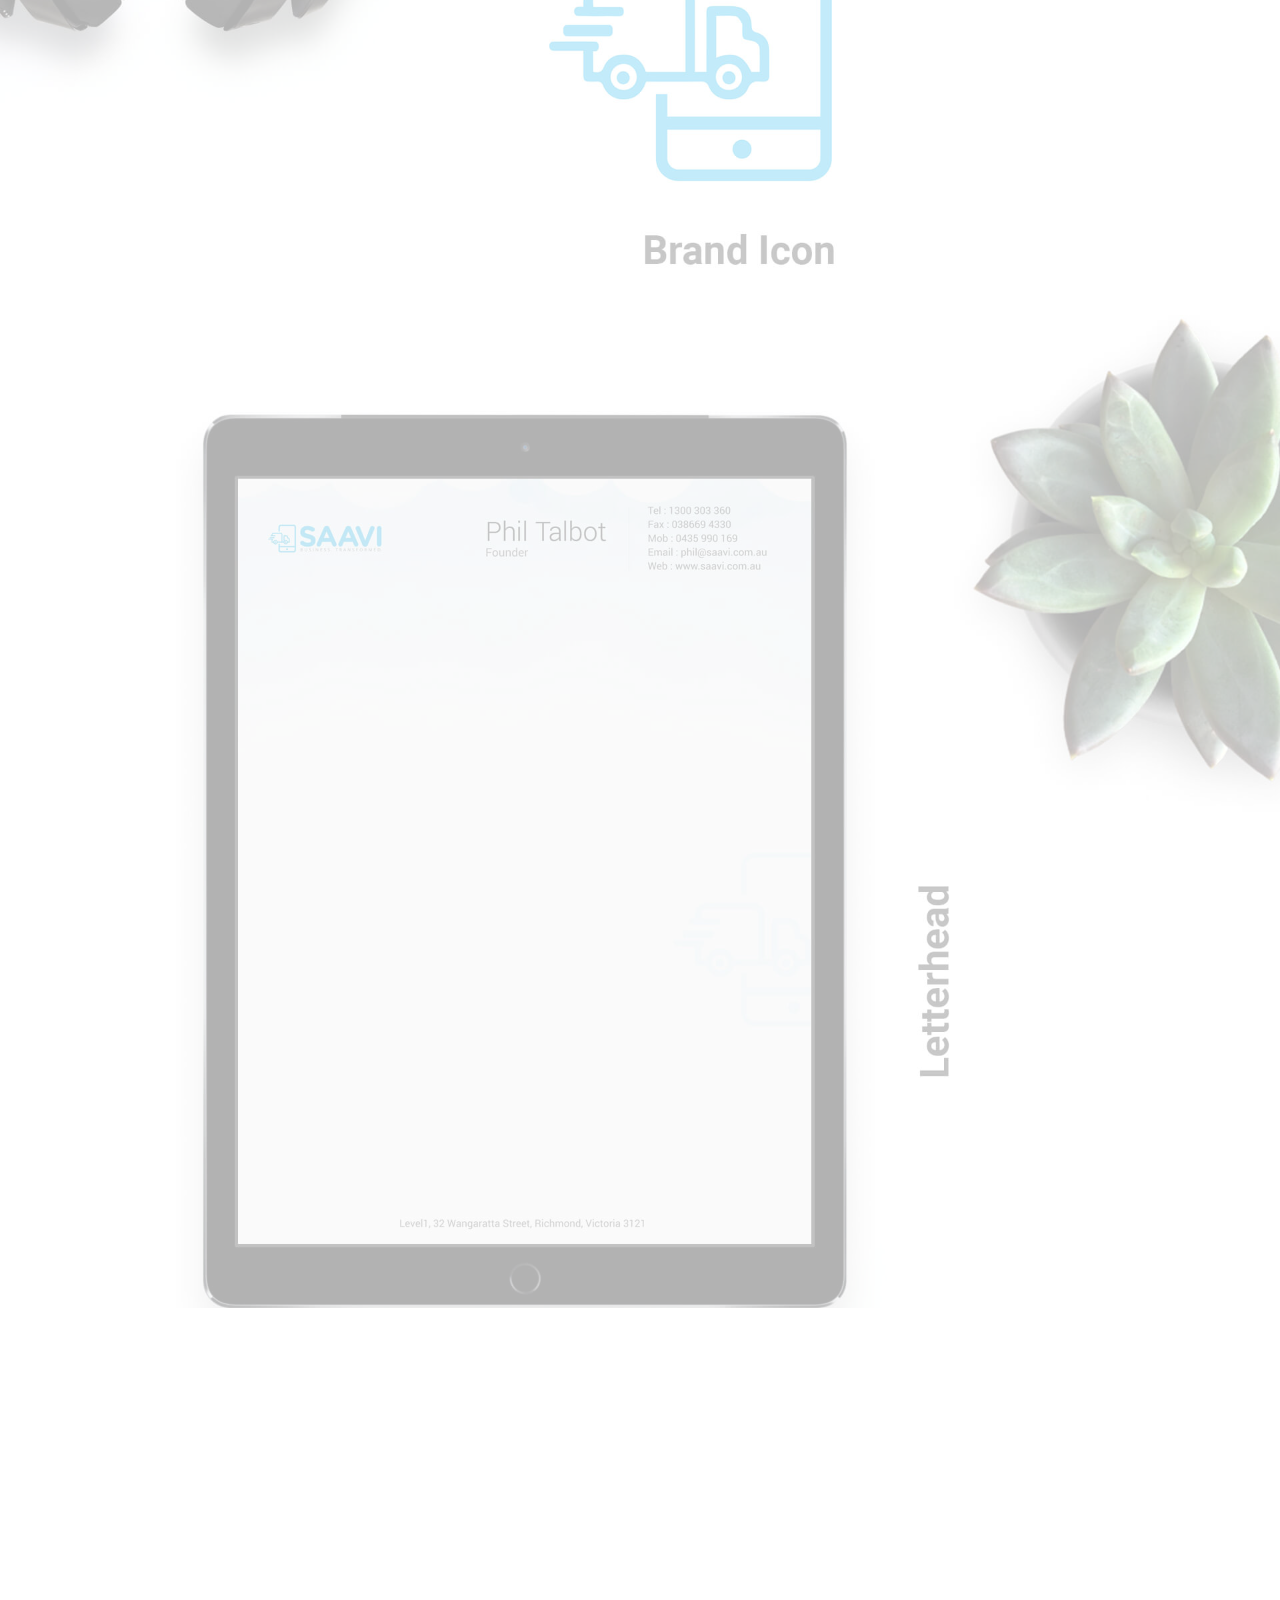
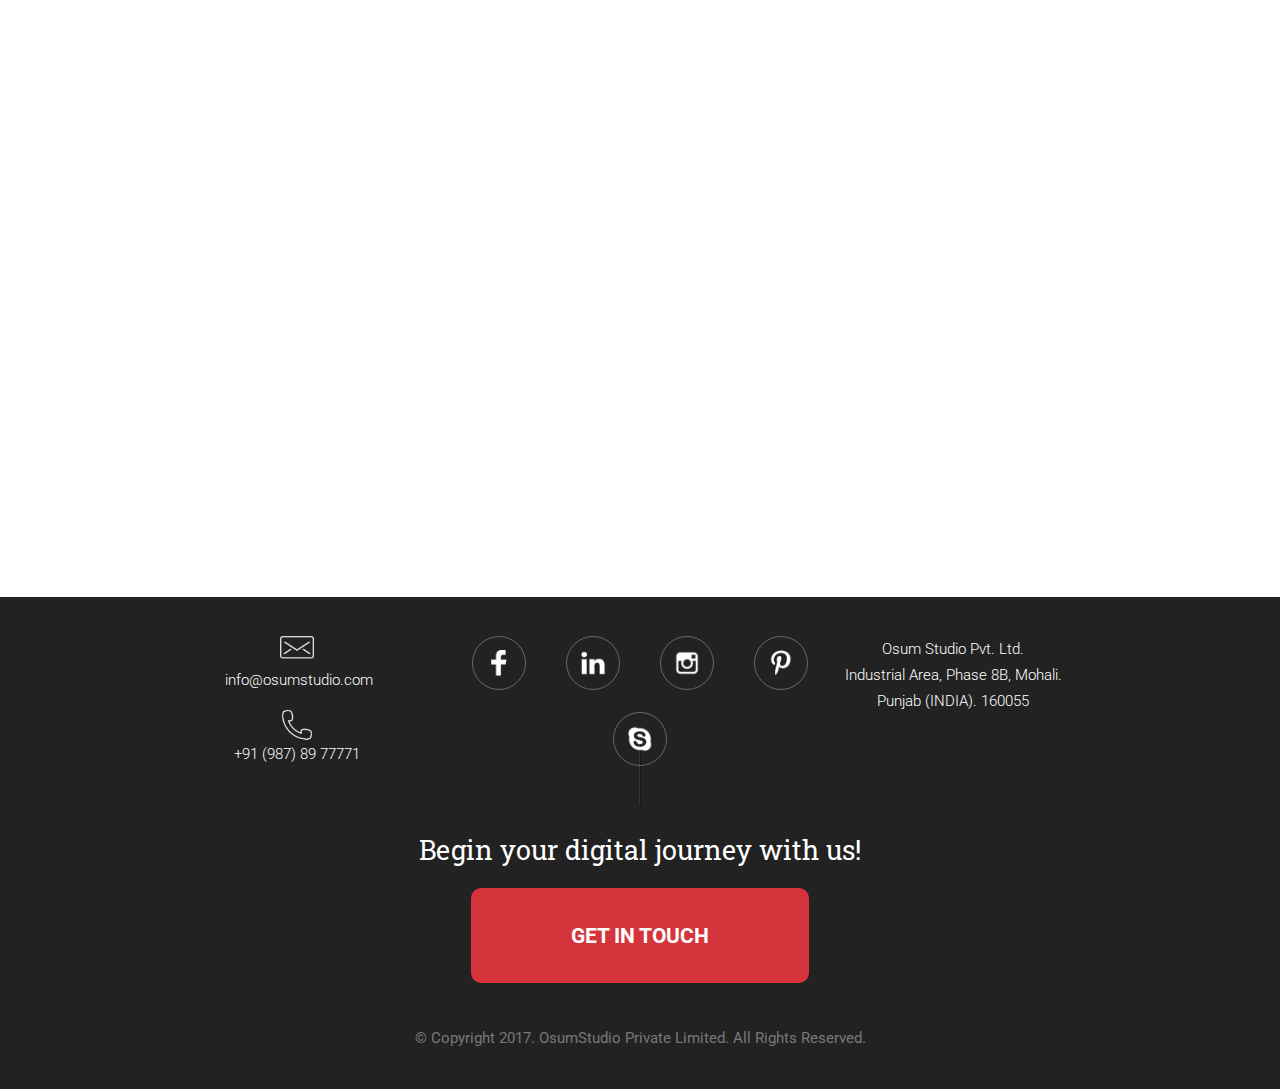
<file: case-study.html>
<!doctype html>
<html>
<head>
    <meta charset="utf-8">
    <meta name="viewport" content="width=device-width" />
    <meta name="format-detection" content="telephone=no"/>

	<title>Osum Studio</title>

	<link href="https://fonts.googleapis.com/css?family=Roboto:300,300i,400,400i,500,500i,700,700i,900,900i" rel="stylesheet">
	<link href="https://fonts.googleapis.com/css?family=Roboto+Slab:300,400,700" rel="stylesheet">
    <link rel="stylesheet" type="text/css" href="fonts/style.css" >
    <link rel="stylesheet" type="text/css" href="css/slick.css" >
	<link rel="stylesheet" type="text/css" href="css/style.css" >
    <link rel="stylesheet" type="text/css" href="css/case-study.css" >
<!-- <link rel="stylesheet" href="https://maxcdn.bootstrapcdn.com/bootstrap/4.0.0-beta.2/css/bootstrap.min.css" integrity="sha384-PsH8R72JQ3SOdhVi3uxftmaW6Vc51MKb0q5P2rRUpPvrszuE4W1povHYgTpBfshb" crossorigin="anonymous">
<script src="https://maxcdn.bootstrapcdn.com/bootstrap/4.0.0-beta.2/js/bootstrap.min.js" integrity="sha384-alpBpkh1PFOepccYVYDB4do5UnbKysX5WZXm3XxPqe5iKTfUKjNkCk9SaVuEZflJ" crossorigin="anonymous"></script> -->

    <script src="js/jquery.min.js"></script>

</head>

<body>

<div class="loader">
  <div class="loading"></div>
</div>

<div id="page">
	<header class="top-header flex flex-justify-between flex-align-center">
		<a class="back_btn" href="services.html">

		</a>

        <div  class="navigation_main">
            <button id="nav-toggle" class="navbar-toggle">
                <span class="icon-bar"></span>
            </button>

            <nav id="menu-navbar" class=" flex flex-column">
                 <ul class="nav navbar-nav flex flex-align-stretch">
                    <li >
                        <a href="services.html">What we do <span>services</span>
                            <span class="small">Pure passion. Stunning success.</span>
                        </a>
                    </li>
                    <li>
                        <a href="work.html">What we love <span>work</span>
                            <span class="small">Beauty. Brains. Brawn.</span>
                        </a>
                        <!-- <ul class="sub-menu">
                            <li><a href="#">Why Us</a></li>
                            <li><a href="#">Mentors</a></li>
                            <li><a href="#">Smile Architects</a></li>
                            <li><a href="#">Media</a></li>
                            <li><a href="#">Team</a></li>
                        </ul> -->
                    </li>
                    <li>
                        <a href="about.html">About us <span>studio</span>
                            <span class="small">Design agency. Extraordinaire.</span>
                        </a>
                    </li>
                    <li>
                        <a href="contact.html">Let’s begin! <span>hello</span>
                            <span class="small">Your journey starts here.</span>
                        </a>
                    </li>
                </ul>
            </nav>

        </div>
	</header>


    <div class="case_banner flex flex-align-center flex-justify-start">
        <div class="bg_fix" style="background: url(images/work-bg-1.jpg) no-repeat center center"></div>
        <div class="case_content">
            <h2 class="case_title">
                Saavi
            </h2>
            <p class="case_description">
                Branding & Identity, Website, Mobile Application, Dashboards & Social Media Marketing.
            </p>
        </div>

        <div class="bottom"><a href="#main" class="scroll_down">Scroll</a></div>

    </div>
    <div id="main">
        <div class="middle_content flex flex-justify-between flex-align-center">

            <div class="left_content">
                <h4>2017</h4>
                <h2>Synopsis</h2>
                <p>Branding & Identity, Website, Mobile Application, Dashboards & Social Media Marketing.</p>
            </div>

            <div class="right_content">
                <p>More often than not these days, the first place a potential customer will notice you is on the web. So it is imperative that your website be professional, beautiful, and easily navigable.</p>
                <p>That's where we come in. We make sure your first impression is a lasting one. In a good way.</p>
            </div>

        </div>

        <div class="case-nav">
              <div class="case-box">
                     <h3>Branding & Identity <span class="count">1</span></h3>
                     <div class="case_image"><img src="images/brand_image.jpg" /></div>
              </div>
              <div class="case-box">
                     <h3>Website <span class="count">2</span></h3>
                     <div class="case_image"><img src="images/website_image.jpg" /></div>
              </div>
              <div class="case-box">
                     <h3>Mobile Application <span class="count">3</span></h3>
                     <div class="case_image"><img src="images/mob_app.jpg" /></div>
              </div>
              <div class="case-box">
                     <h3>Dashboards <span class="count">4</span></h3>
                     <div class="case_image"><img src="images/dashboard.jpg" /></div>
              </div>

        </div>

        <div class="case-for">
            <div class="case-items">
                <h3>Branding & Identity</h3>
                <img src="images/savi_brand_1.jpg" class="animate-content" />
                <img src="images/savi_brand_2.jpg" class="animate-content" />
                <img src="images/savi_brand_3.jpg" class="animate-content" />
                <img src="images/savi_brand_4.jpg" class="animate-content" />
                <img src="images/savi_brand_5.jpg" class="animate-content" />
            </div>
            <div class="case-items">
                <h3>Website</h3>
                <img src="images/savi_website__01.jpg" class="animate-content" />
                <img src="images/savi_website__02.jpg" class="animate-content" />
                <img src="images/savi_website__03.jpg" class="animate-content" />
                <img src="images/savi_website__04.jpg" class="animate-content" />
                <img src="images/savi_website__05.jpg" class="animate-content" />
                <img src="images/savi_website__06.jpg" class="animate-content" />
                <img src="images/savi_website__07.jpg" class="animate-content" />
            </div>
            <div class="case-items">
                <h3>Mobile Application</h3>
                <img src="images/savi_mobile__01.jpg" class="animate-content" />
                <img src="images/savi_mobile__02.jpg" class="animate-content" />
                <img src="images/savi_mobile__03.jpg" class="animate-content" />
                <img src="images/savi_mobile__04.jpg" class="animate-content" />
                <img src="images/savi_mobile__05.jpg" class="animate-content" />
                <img src="images/savi_mobile__06.jpg" class="animate-content" />
                <img src="images/savi_mobile__07.jpg" class="animate-content" />
            </div>
            <div class="case-items">
                <h3>Dashboards</h3>
                <img src="images/savi_dashboard_1.jpg" class="animate-content" />
                <img src="images/savi_dashboard_2.jpg" class="animate-content" />
                <img src="images/savi_dashboard_3.jpg" class="animate-content" />
                <img src="images/savi_dashboard_4.jpg" class="animate-content" />
                <img src="images/savi_dashboard_5.jpg" class="animate-content" />
                <img src="images/savi_dashboard_6.jpg" class="animate-content" />
                <img src="images/savi_dashboard_7.jpg" class="animate-content" />
                <img src="images/savi_dashboard_8.jpg" class="animate-content" />
            </div>
        </div>

        <div class="slider-quotes  animate-content">
            <div class="wrap">
            <h2 class="client_title">Client Words</h2>
            <div class="slider-for">

                <div class="slide">
                  <div class="flex flex-justify-between flex-align-start">
                        <div class="thumb">
                            <div class="thub_image">
                                <img src="images/savi-founder.jpg">
                            </div>
                            <p>
                                <span class="blue">
                                    <em>Phil Talbot</em>
                                </span>
                                <em>Founder - Saavi</em>
                            </p>
                        </div>
                        <div class="quote-content">
                            <p><em>I have tried several design agencies in the past, and given the experience I was very skeptical when approaching Osum Studio. I was pleasantly surprised as these guys are both brilliant at what they do and very accommodating to my every request. The design came out just the way I wanted and the development was smooth </em></p>
                        </div>
                  </div>
                </div>
            </div>
            </div>
        </div>

        <div class="others  animate-content flex">
            <div class="half">
                <div class="wrap_height">
                    <div class="bg" style="background-image: url(images/envys.jpg);"></div>
                    <div class="box-content">
                        <h2>Envys Media</h2>
                        <p>Website. Dashboard.</p>
                        <a href="#" class="prev btn_arrow"></a>
                    </div>
                </div>
            </div>
            <div class="half">
                <div class="wrap_height">
                    <div class="bg" style="background-image: url(images/exotic.jpg);"></div>
                    <div class="box-content">
                        <h2>Exotic Voyages</h2>
                        <p>Website. Dashboard. </p>
                        <a href="#" class="next btn_arrow"></a>
                    </div>
                </div>
            </div>
        </div>




    </div>

    <div class="back_top"></div>
    <footer class="site-footer">
        <div class="max-container">
            <div class="flex flex-justify-between flex-align-start">
                <div class="contact_info">
                    <a href="mailto:info@osumstudio.com" class="email"><span>info@osumstudio.com</span></a>
                    <a href="tel:9878977771" class="call"><span>+91 (987) 89 77771</span></a>
                </div>
                <div class="social_links">
                    <ul class="social-menu">
                    	<li class="fb"><a href="https://www.facebook.com/osumstudio"></a></li>
                        <li class="linkdin"><a href="#"></a></li>
                        <li class="insta"><a href="#"></a></li>
                        <li class="pin"><a href="#"></a></li>
                        <li class="skype"><a href="#"></span></a></li>
                    </ul>
                </div>
                <div class="contact_address">
                    <p>
                        Osum Studio Pvt. Ltd.<br>
                        Industrial Area, Phase 8B, Mohali.<br>
                        Punjab (INDIA). 160055
                    </p>
                </div>

            </div>

            <div class="journey_markup">
                <h3>Begin your digital journey with us! </h3>
                <p><a href="#" class="btn-link">Get In Touch</a></p>
            </div>
            <div  class="copy-right">© Copyright 2017. OsumStudio Private Limited. All Rights Reserved.</div>
        </div>
    </footer>



</div>

<script src="js/slick.min.js"></script>

<script>
    jQuery(document).ready(function($) {

        jQuery('.case-for').slick({
            slidesToShow: 1,
            slidesToScroll: 1,
            arrows: false,
            fade: true,
            asNavFor: '.case-nav',
            adaptiveHeight: true,
            swipe: false,
        });

        jQuery('.case-nav').slick({
            slidesToShow: 3,
            slidesToScroll: 1,
            asNavFor: '.case-for',
            infinite: true, /* Lopppping **/
            dots: false,
            arrows: false,
            focusOnSelect: true,
            centerMode: true,
             centerPadding: '60px',

        });
        jQuery(".scroll_down").click(function(event) {
			event.preventDefault();
			var clink = jQuery(this).attr('href');
			jQuery('html,body').animate({
	   					scrollTop: jQuery(clink).offset().top
					}, 'slow');
		});


        jQuery(window).scroll(function(){
           if ( jQuery(window).scrollTop()> jQuery(window).height() ){
               jQuery(".back_top").addClass('show');
           }else{
               jQuery(".back_top").removeClass('show');
           }
       });

       jQuery(".back_top").click(function(){
           jQuery('body,html').animate({scrollTop:0},1000);
              return false;
       });


    });
</script>

<script type="text/javascript" src="js/scripts.js"></script>

</body>
</html>
</file>
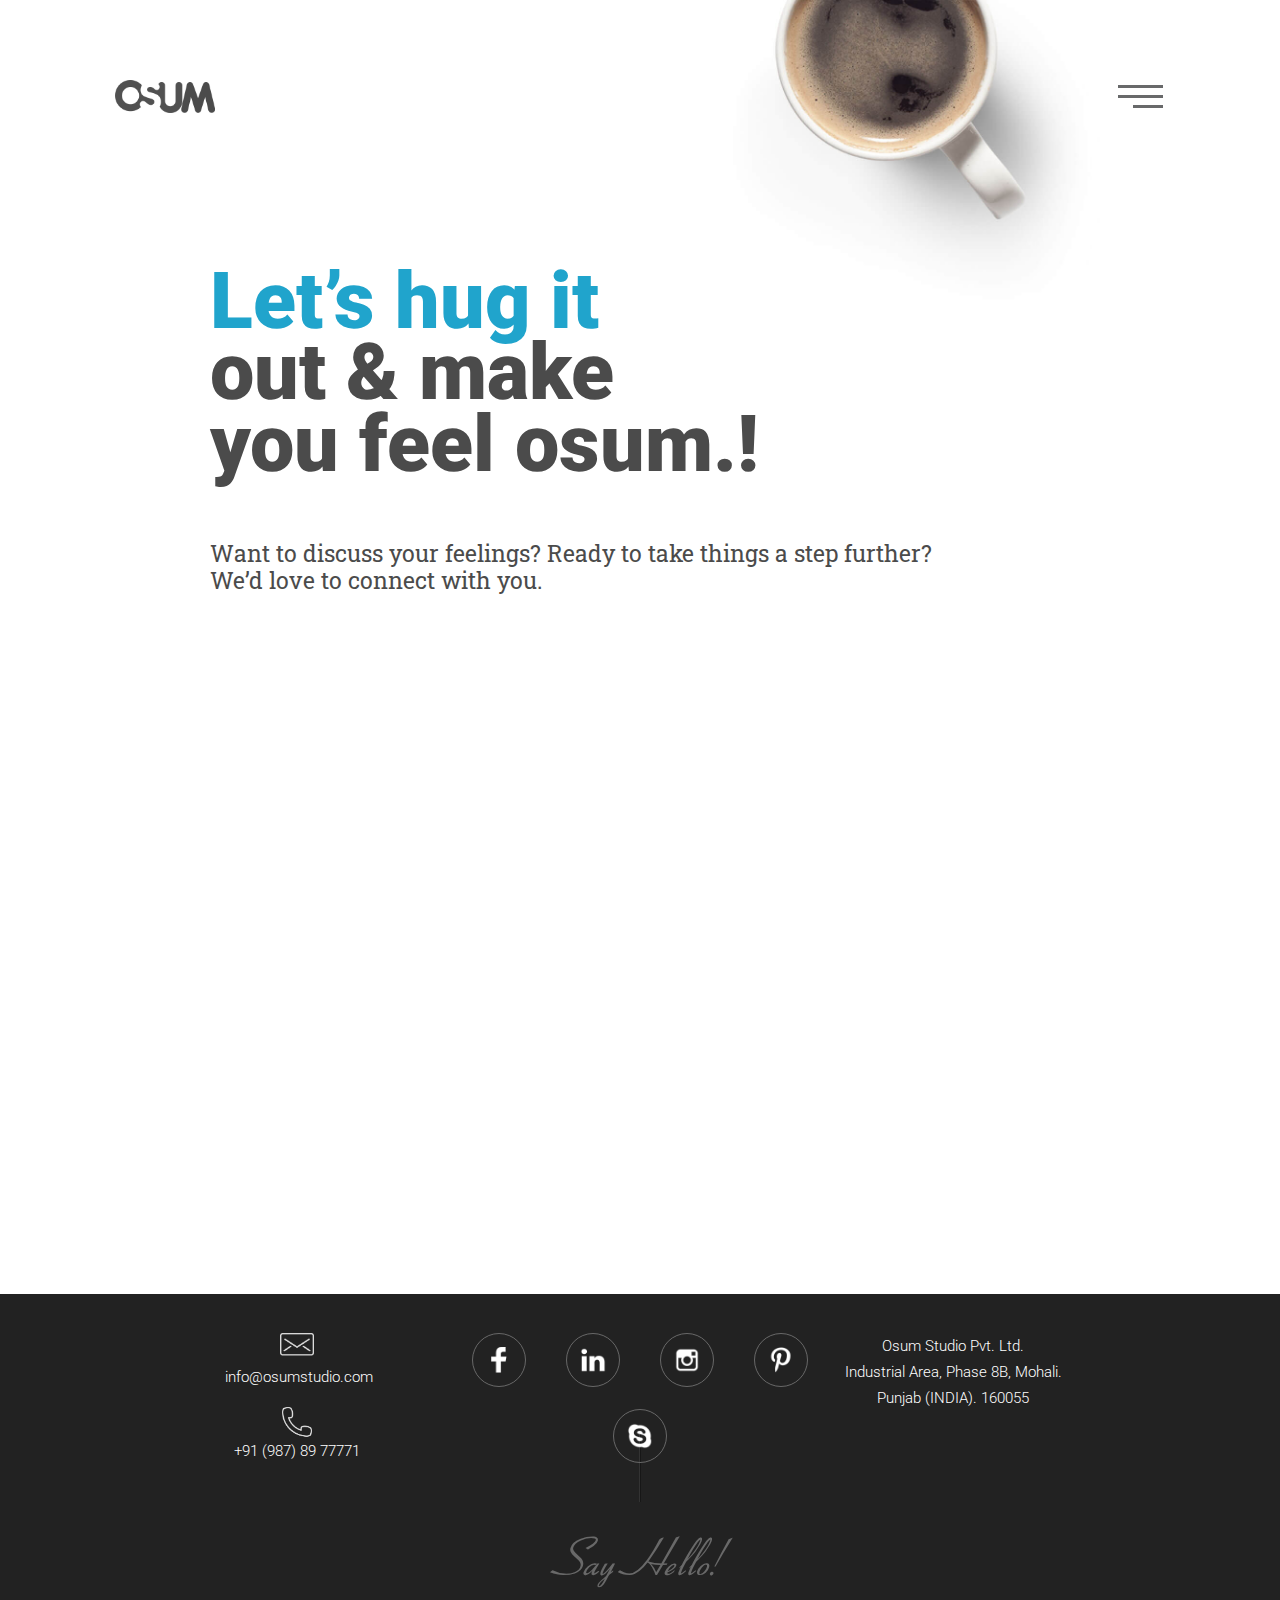
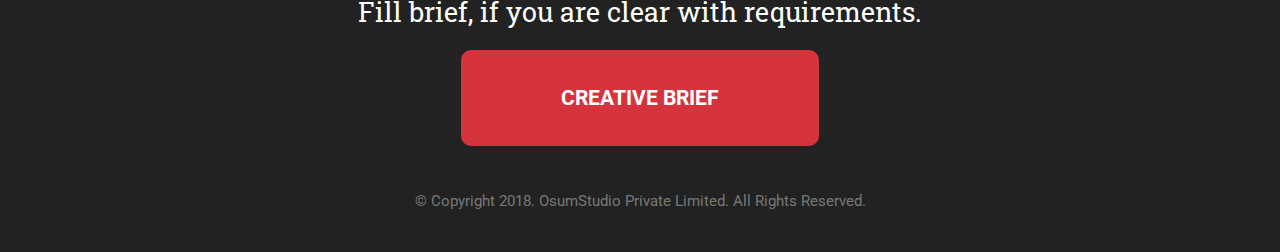
<file: contact.html>
<!doctype html>
<html>
<head>
    <meta charset="utf-8">
    <meta name="viewport" content="width=device-width" />
    <meta name="format-detection" content="telephone=no"/>

	<title>Osum Studio</title>

	<link href="https://fonts.googleapis.com/css?family=Roboto:300,300i,400,400i,500,500i,700,700i,900,900i" rel="stylesheet">
	<link href="https://fonts.googleapis.com/css?family=Roboto+Slab:300,400,700" rel="stylesheet">
    <link rel="stylesheet" type="text/css" href="css/font-awesome.min.css" >
    <link rel="stylesheet" type="text/css" href="fonts/style.css" >
    <link rel="stylesheet" type="text/css" href="css/slick.css" >
    <link rel="stylesheet" type="text/css" href="css/style.css" >
    <link rel="stylesheet" type="text/css" href="css/contact.css" >
<!-- <link rel="stylesheet" href="https://maxcdn.bootstrapcdn.com/bootstrap/4.0.0-beta.2/css/bootstrap.min.css" integrity="sha384-PsH8R72JQ3SOdhVi3uxftmaW6Vc51MKb0q5P2rRUpPvrszuE4W1povHYgTpBfshb" crossorigin="anonymous">
<script src="https://maxcdn.bootstrapcdn.com/bootstrap/4.0.0-beta.2/js/bootstrap.min.js" integrity="sha384-alpBpkh1PFOepccYVYDB4do5UnbKysX5WZXm3XxPqe5iKTfUKjNkCk9SaVuEZflJ" crossorigin="anonymous"></script> -->

    <script src="js/jquery.min.js"></script>

</head>

<body>

<div class="loader">
  <div class="loading"></div>
</div>

<div id="page">
	<header class="top-header flex flex-justify-between flex-align-center">
		<a class="logo" href="index.html">
			<img src="images/logo.png" alt="logo" />
		</a>

        <div  class="navigation_main">
            <button id="nav-toggle" class="navbar-toggle">
                <span class="icon-bar"></span>
            </button>

            <nav id="menu-navbar" class=" flex flex-column">
                 <ul class="nav navbar-nav flex flex-align-stretch">
                    <li >
                        <a href="services.html">What we do <span>services</span>
                            <span class="small">Pure passion. Stunning success.</span>
                        </a>
                    </li>
                    <li>
                        <a href="work.html">What we love <span>work</span>
                            <span class="small">Beauty. Brains. Brawn.</span>
                        </a>
                        <!-- <ul class="sub-menu">
                            <li><a href="#">Why Us</a></li>
                            <li><a href="#">Mentors</a></li>
                            <li><a href="#">Smile Architects</a></li>
                            <li><a href="#">Media</a></li>
                            <li><a href="#">Team</a></li>
                        </ul> -->
                    </li>
                    <li>
                        <a href="about.html">About us <span>studio</span>
                            <span class="small">Design agency. Extraordinaire.</span>
                        </a>
                    </li>
                    <li>
                        <a href="contact.html">Let’s begin! <span>hello</span>
                            <span class="small">Your journey starts here.</span>
                        </a>
                    </li>
                </ul>
            </nav>

        </div>
	</header>

	<div class="contact_content">
		<div class="inside_content banner_content">
			<h1 class="page_title"><span>Let’s hug it </span>out & make <br/>you feel osum.!</h1>
			<p>Want to discuss your feelings? Ready to take things a step further? We’d love to connect with you.</p>
		</div>

        <div class="wrap-content inside_content animate-content">
            <ul class="flex flex-justify-between flex-align-start contact-info link_info_buttons">
            	<li><a href="skype:thakur8730"><i class="fa fa-skype" aria-hidden="true"></i> <span>thakur8730</span></a></li>
                <li><a href="mailto:info@osumstudio.com" ><i class="fa fa-envelope-o" aria-hidden="true"></i><span>info[at]osumstudio.com</span></a></li>
                <li><a href="tel:+919878977771"><i class="fa fa-phone" aria-hidden="true"></i> <span>+91.987.897.7771</span></a></li>
            </ul>


            <form action="" method="post" class="form_field">
                <div class="field flex flex-justify-between ">
                    <div class="half">
                        <div class="field_set">
                            <input type="text" class="input__field" placeholder="" name="first-name"  id="first-name"/>
                            <label class="input__label" for="first-name">Name</label>
                            <span class="focus-border"></span>
                        </div>
                        <div class="field_set">
                            <input type="text" class="input__field" placeholder="" name="email-address" id="email-address" />
                            <label class="input__label" for="email-address">Email</label>
                            <span class="focus-border"></span>
                        </div>
                        <div class="field_set">
                            <input type="url" class="input__field" placeholder="" name="company-name" id="company-name" />
                            <label class="input__label" for="company-name">Company Name</label>
                            <span class="focus-border"></span>
                        </div>

                    </div>
                    <div class="half">
                        <div class="field_set equal_height">
                            <textarea class="input__field" placeholder=""  name="message" id="message"></textarea>
                            <label class="input__label" for="message">Message</label>
                            <span class="focus-border"></span>
                        </div>
                    </div>
                </div>
                <!-- <div class="field flex flex-align-start flex-justify-between">
                    <div class="half">
                        <input type="text" class="input__field" placeholder="" name="email-address" id="email-address" />
                        <label class="input__label" for="email-address">Email address</label>
                        <span class="focus-border"></span>
                    </div>
                    <div class="half">
                        <input type="tel" class="input__field" placeholder=""  name="phone" id="phone"/>
                        <label class="input__label" for="phone">Phone number</label>
                        <span class="focus-border"></span>
                    </div>
                </div> -->
                <!-- <div class="field flex flex-align-start flex-justify-between">
                    <div class="full">
                    <input type="text" class="input__field" placeholder="" name="message" id="message"/>
                    <label class="input__label" for="message">Message</label>
                    <span class="focus-border"></span>
                    </div>
                </div> -->
                <div class="field flex flex-align-start flex-justify-start">
                <button type="submit" class="btn btn-1">
                    <svg>
                       <rect x="0" y="0" fill="none" width="100%" height="100%"/>
                     </svg>
                     Shoot EMAIL
                 </button>
                </div>
            </form>
        </div>


	</div>


</div>

<footer class="site-footer">
    <div class="max-container">
        <div class="flex flex-justify-between flex-align-start">
            <div class="contact_info">
                <a href="mailto:info@osumstudio.com" class="email"><span>info@osumstudio.com</span></a>
                <a href="tel:9878977771" class="call"><span>+91 (987) 89 77771</span></a>
            </div>
            <div class="social_links">
                <ul class="social-menu">
                	<li class="fb"><a href="https://www.facebook.com/osumstudio"></a></li>
                    <li class="linkdin"><a href="#"></a></li>
                    <li class="insta"><a href="#"></a></li>
                    <li class="pin"><a href="#"></a></li>
                    <li class="skype"><a href="#"></span></a></li>
                </ul>
            </div>
            <div class="contact_address">
                <p>
                    Osum Studio Pvt. Ltd.<br>
                    Industrial Area, Phase 8B, Mohali.<br>
                    Punjab (INDIA). 160055
                </p>
            </div>

        </div>

        <div class="journey_markup">
            <div class="say_hello">Say Hello!</div>
            <h3>Fill brief, if you are clear with requirements.</h3>
            <p><a href="contact.html" class="btn-link">creative brief</a></p>
        </div>
        <div  class="copy-right">© Copyright 2018. OsumStudio Private Limited. All Rights Reserved.</div>
    </div>
</footer>
<div class="siteheader-menu">
    <span class="siteheader-toggle"></span>
    <span class="siteheader-close">Close</span>
    <span class="siteheader-open">Menu</span>
    <div class="menu-content">
        <ul class="mobile-nav ">
           <li >
               <a href="services.html">What we do <span>services</span>
                   <span class="small">Pure passion. Stunning success.</span>
               </a>
           </li>
           <li>
               <a href="work.html">What we love <span>work</span>
                   <span class="small">Beauty. Brains. Brawn.</span>
               </a>
            </li>
           <li>
               <a href="about.html">About us <span>studio</span>
                   <span class="small">Design agency. Extraordinaire.</span>
               </a>
           </li>
           <li>
               <a href="contact.html">Let’s begin! <span>hello</span>
                   <span class="small">Your journey starts here.</span>
               </a>
           </li>
       </ul>
       <div class="bottom_menu">
           <div class="quick-title">Quick Contact</div>
           <div class="quick-cont"><a href="mailto:info@osumstudio.com">info@osumstudio.com</a>    |    <a href="tel:919878977771">+91.987.897.7771</a></div>
           <ul class="social-menu">
                 <li class="fb"><a href="https://www.facebook.com/osumstudio"></a></li>
                 <li class="linkdin"><a href="#"></a></li>
                 <li class="insta"><a href="#"></a></li>
                 <li class="pin"><a href="#"></a></li>
                 <li class="skype"><a href="#"></span></a></li>
             </ul>
       </div>

    </div>

</div>
<script src="js/slick.min.js"></script>

<script>
    jQuery(document).ready(function($) {

        jQuery('.slider-for').slick({
            slidesToShow: 1,
            slidesToScroll: 1,
            arrows: false,
            fade: true,
            asNavFor: '.slider-nav'
        });

        jQuery('.slider-nav').slick({
            slidesToShow: 3,
            slidesToScroll: 1,
            asNavFor: '.slider-for',
            dots: false,
            focusOnSelect: true
        });

    jQuery('.input__field').on('blur', function(){
        _focus();
    })
    jQuery('.input__field').on('focus', function(){
        _focus();
    })


    });

    function _focus(){
        jQuery( '.input__field' ).each( function( inputEl ) {
            // in case the input is already filled..
            if( jQuery(this).val()) {
                jQuery(this).parents('.field_set').addClass('input--filled');
                jQuery(this).parents('.field_set').addClass('input--filled');
            }else{
                jQuery(this).parents('.field_set').removeClass('input--filled');
                jQuery(this).parents('.field_set').removeClass('input--filled');
            }


        } );
    }
</script>

<script type="text/javascript" src="js/scripts.js"></script>
<script>
jQuery(document).ready(function($) {
    jQuery('.siteheader-toggle').click(function(event) {
        jQuery('.siteheader-menu').toggleClass('open_menu');
    });
});

</script>
</body>
</html>
</file>
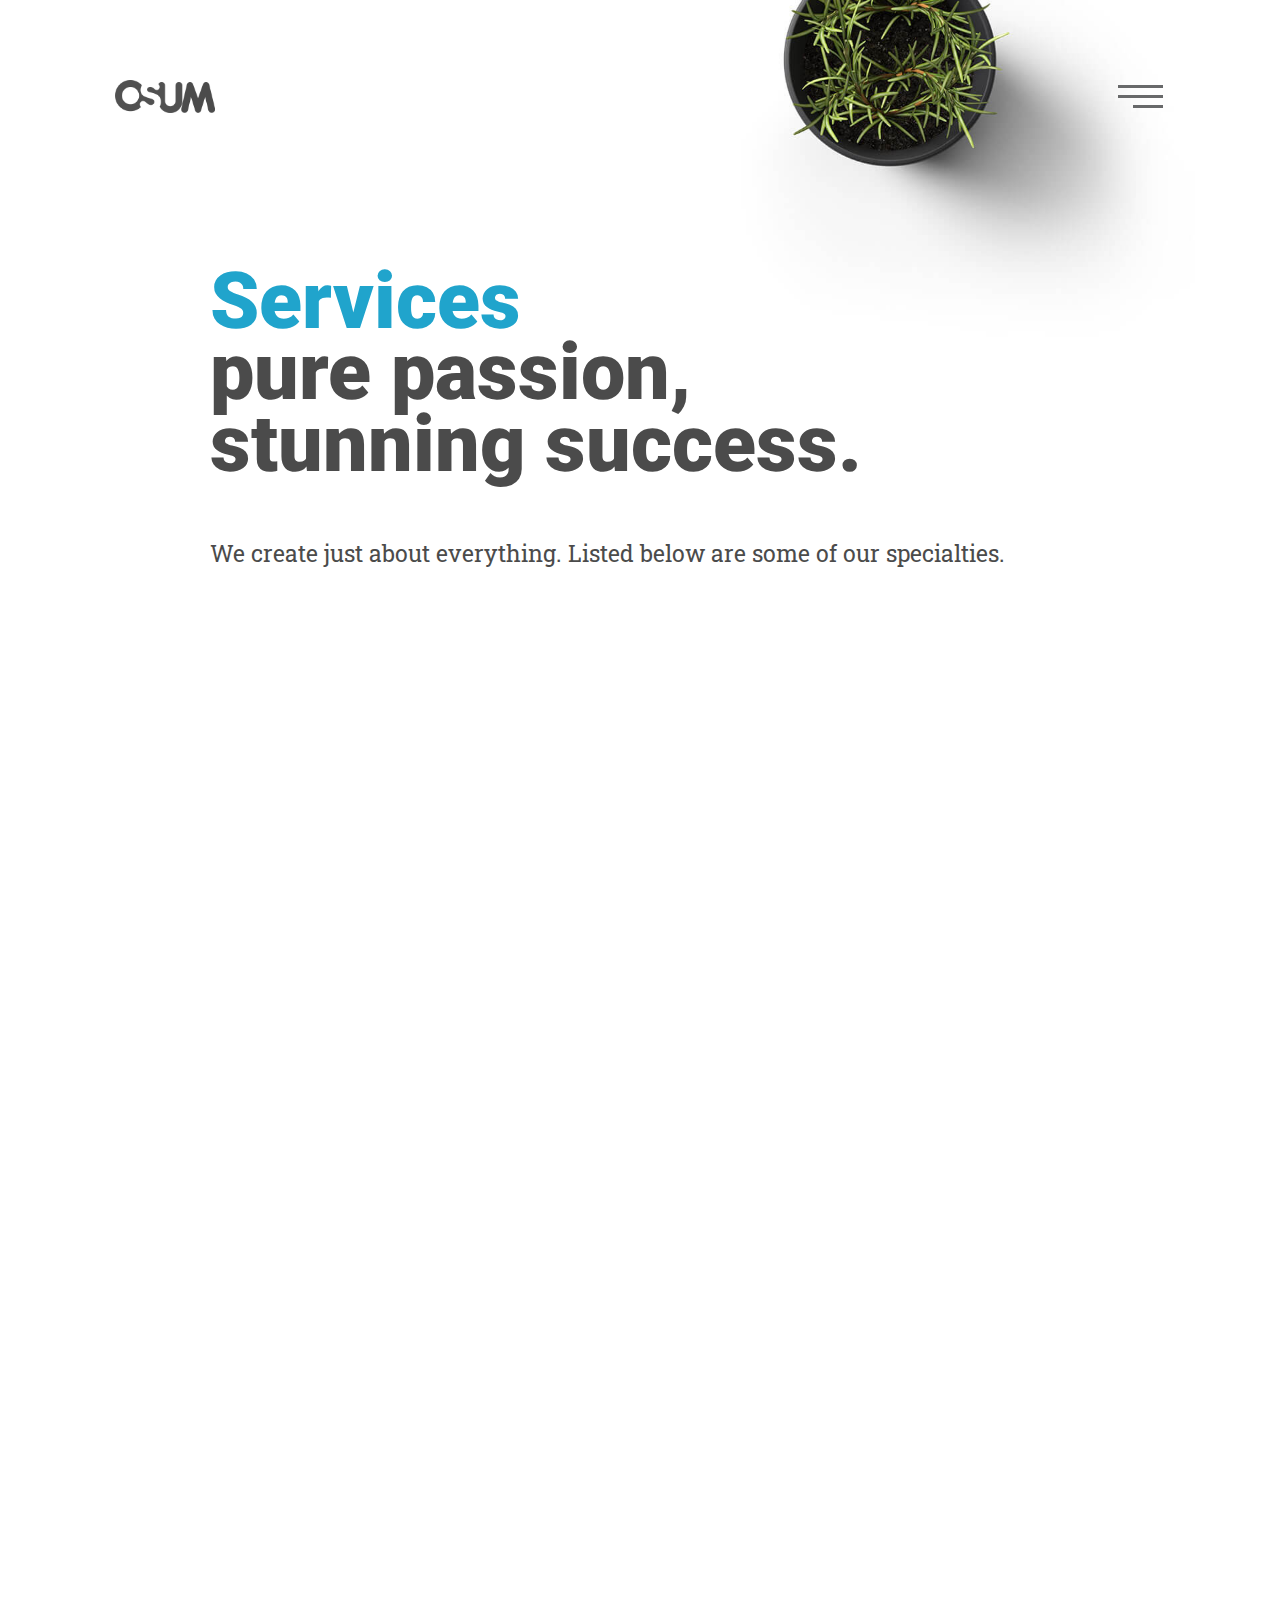
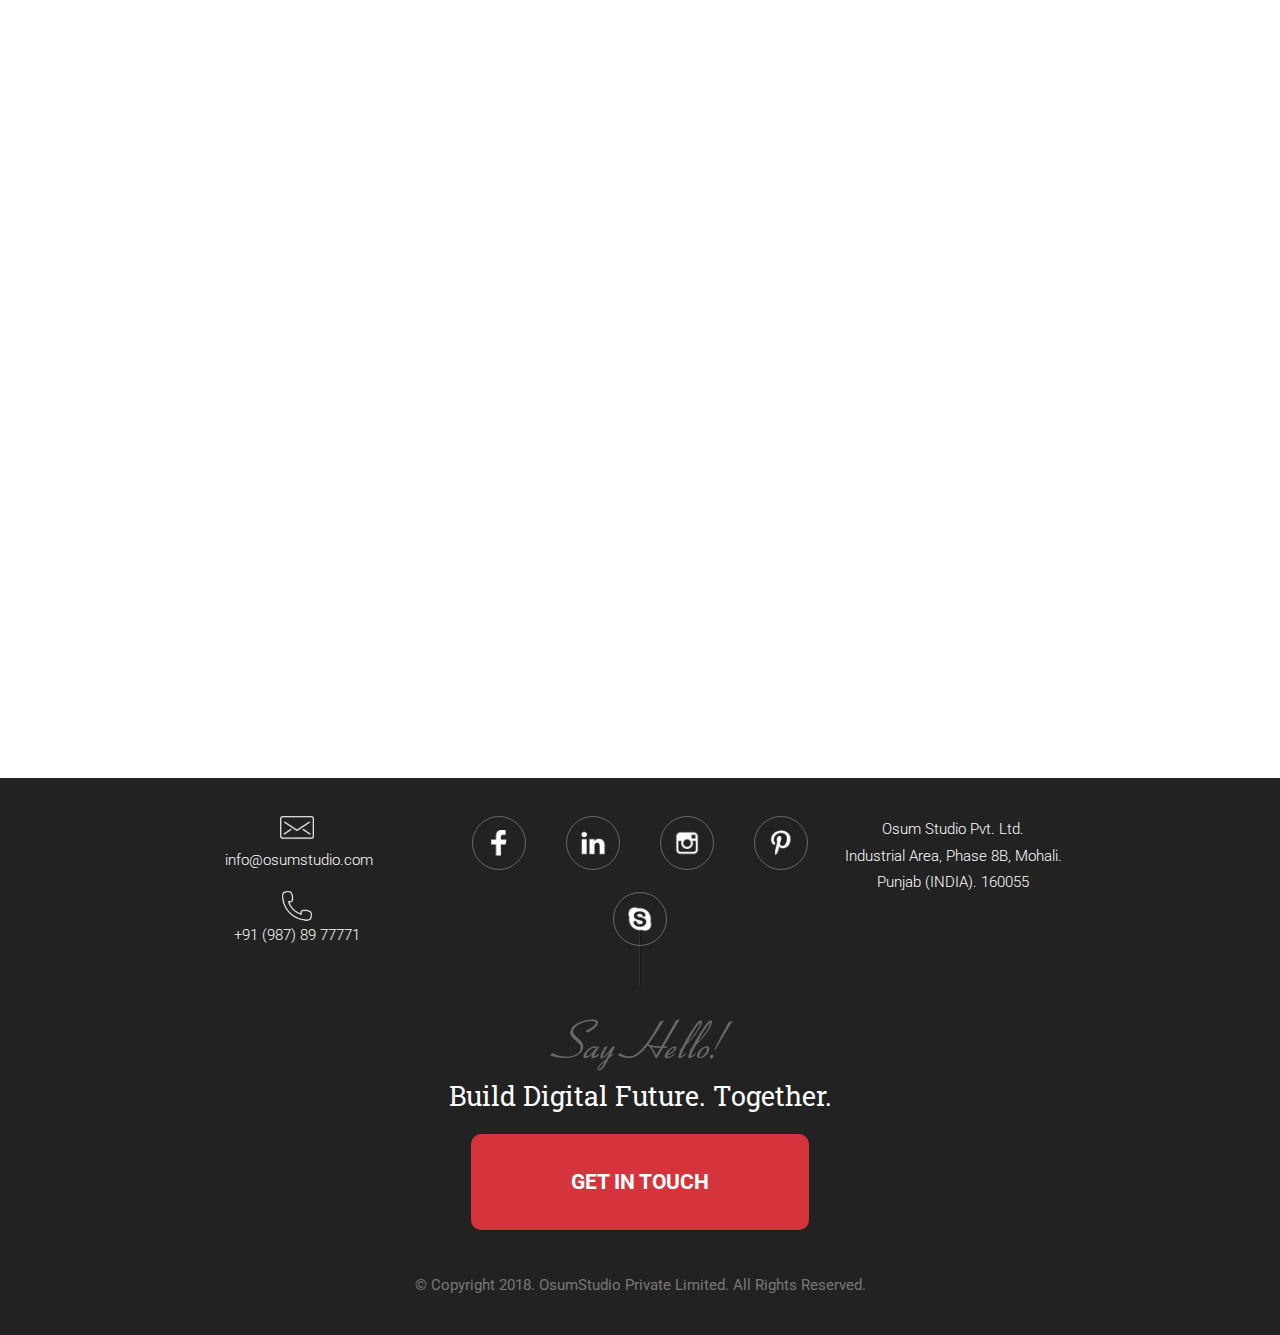
<file: services.html>
<!doctype html>
<html>
<head>
    <meta charset="utf-8">
    <meta name="viewport" content="width=device-width" />
    <meta name="format-detection" content="telephone=no"/>

	<title>Osum Studio</title>

	<link href="https://fonts.googleapis.com/css?family=Roboto:300,300i,400,400i,500,500i,700,700i,900,900i" rel="stylesheet">
	<link href="https://fonts.googleapis.com/css?family=Roboto+Slab:300,400,700" rel="stylesheet">
    <link rel="stylesheet" type="text/css" href="fonts/style.css" >
	<link rel="stylesheet" type="text/css" href="css/style.css" >
    <link rel="stylesheet" type="text/css" href="css/services.css" >

<!-- <link rel="stylesheet" href="https://maxcdn.bootstrapcdn.com/bootstrap/4.0.0-beta.2/css/bootstrap.min.css" integrity="sha384-PsH8R72JQ3SOdhVi3uxftmaW6Vc51MKb0q5P2rRUpPvrszuE4W1povHYgTpBfshb" crossorigin="anonymous">
<script src="https://maxcdn.bootstrapcdn.com/bootstrap/4.0.0-beta.2/js/bootstrap.min.js" integrity="sha384-alpBpkh1PFOepccYVYDB4do5UnbKysX5WZXm3XxPqe5iKTfUKjNkCk9SaVuEZflJ" crossorigin="anonymous"></script> -->
    <script src="js/jquery.min.js"></script>

</head>

<body>

<div class="loader">
  <div class="loading"></div>
</div>

<div id="page">
	<header class="top-header flex flex-justify-between flex-align-center">
		<a class="logo" href="index.html">
			<img src="images/logo.png" alt="logo" />
		</a>

        <div  class="navigation_main">
            <button id="nav-toggle" class="navbar-toggle">
                <span class="icon-bar"></span>
            </button>

            <nav id="menu-navbar" class=" flex flex-column">
                 <ul class="nav navbar-nav flex flex-align-stretch">
                    <li >
                        <a href="services.html">What we do <span>services</span>
                            <span class="small">Pure passion. Stunning success.</span>
                        </a>
                    </li>
                    <li>
                        <a href="work.html">What we love <span>work</span>
                            <span class="small">Beauty. Brains. Brawn.</span>
                        </a>
                        <!-- <ul class="sub-menu">
                            <li><a href="#">Why Us</a></li>
                            <li><a href="#">Mentors</a></li>
                            <li><a href="#">Smile Architects</a></li>
                            <li><a href="#">Media</a></li>
                            <li><a href="#">Team</a></li>
                        </ul> -->
                    </li>
                    <li>
                        <a href="about.html">About us <span>studio</span>
                            <span class="small">Design agency. Extraordinaire.</span>
                        </a>
                    </li>
                    <li>
                        <a href="contact.html">Let’s begin! <span>hello</span>
                            <span class="small">Your journey starts here.</span>
                        </a>
                    </li>
                </ul>
            </nav>

        </div>
	</header>

	<div class="about_content">
		<div class="inside_content banner_content">
			<h1 class="page_title"><span>Services</span> pure passion, stunning success.</h1>
			<p>We create just about everything. Listed below are some of our specialties.</p>
		</div>
	</div>

    <div class="service-content  animate-content">
    </div>


    <div class="service-accordion">
        <div class="panel-group" id="accordion" >
            <div class="panel panel-default animate open animate-content">
            <div class="panel-heading" role="tab" id="headingOne">
              <h4 class="panel-title">
                <a  href="#collapseOne" >
                  <span class="number">01</span> Branding & Identity
                </a>
              </h4>
            </div>
            <div id="collapseOne" class="panel-collapse collapse in">
              <div class="panel-body flex flex-justify-beetween">
                <div class="col-4">
                    <p class="lead">You. Only Better.</p>
                </div>

                <div class="col-8">
                <p>We're not just about web design. Want branding and marketing collateral to impress your clients and make your competition green with envy? We're all over it. We create beautiful designs that will help you build an identity your customers will take notice of.</p>

                <ul>
                    <li>Logo</li>
                    <li>Business Card</li>
                    <li>Letterhead</li>
                    <li>Stationary</li>
                    <li>Presentations Stuff</li>
                    <li>Email Signature</li>
                    <li>Email Creatives</li>
                </ul>

                <!-- <a href="#" class="btn btn-link">KNOW MORE</a> -->
                </div>

              </div>
            </div>
            </div>

            <div class="panel panel-default animate animate-content">
            <div class="panel-heading" role="tab" id="headingTwo">
              <h4 class="panel-title">
                <a class="collapsed"  href="#collapseTwo" >
                  <span class="number">02</span> Websites
                </a>
              </h4>
            </div>
            <div id="collapseTwo" class="panel-collapse collapse">
              <div class="panel-body flex flex-justify-beetween">

                <div class="col-4">
                    <p class="lead">The Whole World. <br> At Your Door.</p>
                </div>

                <div class="col-8">
                <p>More often than not these days, the first place a potential customer will notice you is on the web. So it is imperative that your website be professional, beautiful, and easily navigable. That's where we come in. We make sure your first impression is a lasting one. In a good way.</p>
                <ul>
                    <li>Modern Design</li>
                    <li>Responsive & Retina Ready</li>
                    <li>Landing Pages</li>
                    <li>One Pager Websites</li>
                </ul>


                <!-- <a href="#" class="btn btn-link">KNOW MORE</a> -->
                </div>

              </div>
            </div>
            </div>

    		<div class="panel panel-default animate animate-content">
            <div class="panel-heading" role="tab" id="headingTwo">
              <h4 class="panel-title">
                <a class="collapsed"  href="#collapseTwo">
                  <span class="number">03</span> Mobile Apps
                </a>
              </h4>
            </div>
            <div id="collapseTwo" class="panel-collapse collapse" >
              <div class="panel-body flex flex-justify-beetween">

                <div class="col-4">
                    <p class="lead">Your World. <br> Their Fingertips.</p>
                </div>

                <div class="col-8">
                <p>Technology goes beyond a great website and responsive design. To make user engagement even more convenient and profitable, you need mobile applications to supplement. From iPhone to Android, and across all tablets, we can build creative, cutting edge apps.</p>
                <ul>
                    <li>App Icons</li>
                    <li>iOs/Android Ready Designs</li>
                    <li>App Promotional Banners</li>
                    <li>App Launch LP’s</li>
                    <li>Retina Ready Designs</li>
                </ul>


                <!-- <a href="#" class="btn btn-link">KNOW MORE</a> -->
                </div>

              </div>
            </div>
            </div>

            <div class="panel panel-default animate animate-content">
            <div class="panel-heading" role="tab" id="headingThree">
              <h4 class="panel-title">
                <a class="collapsed" href="#collapseThree" >
                  <span class="number">04</span> Social Media Marketing
                </a>
              </h4>
            </div>
            <div id="collapseThree" class="panel-collapse collapse" >
              <div class="panel-body flex flex-justify-beetween">

                <div class="col-4">
                    <p class="lead">Everyone needs more friends.</p>
                </div>

                <div class="col-8">
                <p>Social media is a force to be reckoned with, and it is a medium that you must conquer in order to be considered a serious contender. Establishing a connection with your customers keeps your brand front and centre, and where they go, there friends, families, and acquaintances will follow. We help you with Fresh Brand profile, cover & timeline graphic designs.</p>
                <ul>
                    <li>Cover Design</li>
                    <li>Timeline Graphics</li>
                    <li>Engagement & Audience Building</li>
                    <li>Handling Social Accounts</li>
                    <li>Covering all Platforms</li>
                </ul>

                <!-- <a href="#" class="btn btn-link">KNOW MORE</a> -->
                </div>

              </div>
            </div>
            </div>

            <div class="panel panel-default animate animate-content">
            <div class="panel-heading" role="tab" id="heading5">
              <h4 class="panel-title">
                <a class="collapsed" href="#collapse5" >
                  <span class="number">05</span> Dashboards
                </a>
              </h4>
            </div>
            <div id="collapse5" class="panel-collapse collapse" >
              <div class="panel-body flex flex-justify-beetween">

                <div class="col-4">
                    <p class="lead">Big Picture. <br/>Small Details.</p>
                </div>

                <div class="col-8">
                <p>Dashboards succinctly communicate your most critical information in a very basic, engaging fashion. Sounds difficult you say? It is. Luckily, we design dashboards that avoid clutter, prioritise your information, and beckon your viewers to drill further, which is, of course, the ultimate goal.</p>
                <ul>
                    <li>Application Interfaces</li>
                    <li>App workflows</li>
                    <li>Process Designs </li>
                </ul>


                <!-- <a href="#" class="btn btn-link">KNOW MORE</a> -->
                </div>

              </div>
            </div>
            </div>

            <div class="panel panel-default animate animate-content">
            <div class="panel-heading" role="tab" id="heading6">
              <h4 class="panel-title">
                <a class="collapsed" href="#collapse6" >
                  <span class="number">06</span> Premium Infographics
                </a>
              </h4>
            </div>
            <div id="collapse6" class="panel-collapse collapse" >
              <div class="panel-body flex flex-justify-beetween">

                <div class="col-4">
                    <p class="lead">Creating a Picture. <br> With just a few words.</p>
                </div>

                <div class="col-8">
                <p>Within each element of your advertising and marketing, you will need to showcase strong visuals to get your point and message across. We can provide you with custom designs for all of your graphics needs, from infographics to timeline graphics, and to anything else you can imagine.</p>
                <ul>
                    <li>Infographics</li>
                    <li>Blog Page Supporting Graphics</li>
                    <li>Custom Graphics</li>
                    <li>Process Charts</li>
                </ul>

                <!-- <a href="#" class="btn btn-link">KNOW MORE</a> -->
                </div>

              </div>
            </div>
            </div>

            <div class="panel panel-default animate animate-content">
            <div class="panel-heading" role="tab" id="heading7">
              <h4 class="panel-title">
                <a class="collapsed" href="#collapse7">
                  <span class="number">07</span> Advertisement
                </a>
              </h4>
            </div>
            <div id="collapse7" class="panel-collapse collapse">
              <div class="panel-body flex flex-justify-beetween">

                <div class="col-4">
                    <p class="lead">More Bang. <br> Less Buck.</p>
                </div>

                <div class="col-8">
                <p>Get custom quality advertisement stuff for your business. We do awesome advertisement materials from web to Print. That makes your brand stand out from the crowd. We do both online advertisement banners to printed banners for the promotions. Banners includes web banners, posters, holdings, Blog banners for promotions etc.</p>

                <ul>
                    <li>Banners</li>
                    <li>Flyers</li>
                    <li>Brochures</li>
                    <li>Signs</li>
                    <li>Web Banners</li>
                </ul>

                <!-- <a href="#" class="btn btn-link">KNOW MORE</a> -->
                </div>

              </div>
            </div>
            </div>

            <div class="panel panel-default animate animate-content">
            <div class="panel-heading" role="tab" id="heading8">
              <h4 class="panel-title">
                <a class="collapsed" href="#collapse8">
                  <span class="number">08</span> Development Services
                </a>
              </h4>
            </div>
            <div id="collapse8" class="panel-collapse collapse">
              <div class="panel-body flex flex-justify-beetween">

                <div class="col-4">
                    <p class="lead">Beauty. Brains. Brawn.</p>
                </div>

                <div class="col-8">
                <p>Thinking of something unique, usable, and clean coded, with subtle but effective transitions and great support? For all customers, devices, and browsers? We are masters of development technology, and we code beautifully, providing content engaging to customers, computers, and search engines.</p>

                <ul>
                    <li>PHP</li>
                    <li>Responsive HTML</li>
                    <li>Wordpress</li>
                    <li>Joomla</li>
                </ul>

                <!-- <a href="#" class="btn btn-link">KNOW MORE</a> -->
                </div>

              </div>
            </div>
            </div>

        </div>
    </div>




</div>

<footer class="site-footer">
    <div class="max-container">
        <div class="flex flex-justify-between flex-align-start">
            <div class="contact_info">
                <a href="mailto:info@osumstudio.com" class="email"><span>info@osumstudio.com</span></a>
                <a href="tel:9878977771" class="call"><span>+91 (987) 89 77771</span></a>
            </div>
            <div class="social_links">
                <ul class="social-menu">
                	<li class="fb"><a href="https://www.facebook.com/osumstudio"></a></li>
                    <li class="linkdin"><a href="#"></a></li>
                    <li class="insta"><a href="#"></a></li>
                    <li class="pin"><a href="#"></a></li>
                    <li class="skype"><a href="#"></span></a></li>
                </ul>
            </div>
            <div class="contact_address">
                <p>
                    Osum Studio Pvt. Ltd.<br>
                    Industrial Area, Phase 8B, Mohali.<br>
                    Punjab (INDIA). 160055
                </p>
            </div>

        </div>

        <div class="journey_markup">
            <div class="say_hello">Say Hello!</div>
            <h3>Build Digital Future. Together.</h3>
            <p><a href="contact.html" class="btn-link">Get In Touch</a></p>
        </div>
        <div  class="copy-right">© Copyright 2018. OsumStudio Private Limited. All Rights Reserved.</div>
    </div>
</footer>


<div class="siteheader-menu">
    <span class="siteheader-toggle"></span>
    <span class="siteheader-close">Close</span>
    <span class="siteheader-open">Menu</span>
    <div class="menu-content">
        <ul class="mobile-nav ">
           <li >
               <a href="services.html">What we do <span>services</span>
                   <span class="small">Pure passion. Stunning success.</span>
               </a>
           </li>
           <li>
               <a href="work.html">What we love <span>work</span>
                   <span class="small">Beauty. Brains. Brawn.</span>
               </a>
            </li>
           <li>
               <a href="about.html">About us <span>studio</span>
                   <span class="small">Design agency. Extraordinaire.</span>
               </a>
           </li>
           <li>
               <a href="contact.html">Let’s begin! <span>hello</span>
                   <span class="small">Your journey starts here.</span>
               </a>
           </li>
       </ul>
       <div class="bottom_menu">
           <div class="quick-title">Quick Contact</div>
           <div class="quick-cont"><a href="mailto:info@osumstudio.com">info@osumstudio.com</a>    |    <a href="tel:919878977771">+91.987.897.7771</a></div>
           <ul class="social-menu">
                 <li class="fb"><a href="https://www.facebook.com/osumstudio"></a></li>
                 <li class="linkdin"><a href="#"></a></li>
                 <li class="insta"><a href="#"></a></li>
                 <li class="pin"><a href="#"></a></li>
                 <li class="skype"><a href="#"></span></a></li>
             </ul>
       </div>

    </div>

</div>

<script>
    jQuery(document).ready(function($) {

        jQuery('#accordion .panel-title a').click(function(event) {
            event.preventDefault();
            var  id = jQuery(this).attr('href');

            jQuery('#accordion .panel').removeClass('open');
            jQuery('#accordion .panel-collapse').slideUp();
            jQuery(this).parents('.panel').addClass('open').find('.panel-collapse').slideDown();



        });

    });
</script>
<script type="text/javascript" src="js/scripts.js"></script>
<script>
jQuery(document).ready(function($) {
    jQuery('.siteheader-toggle').click(function(event) {
        jQuery('.siteheader-menu').toggleClass('open_menu');
    });
});

</script>
</body>
</html>
</file>
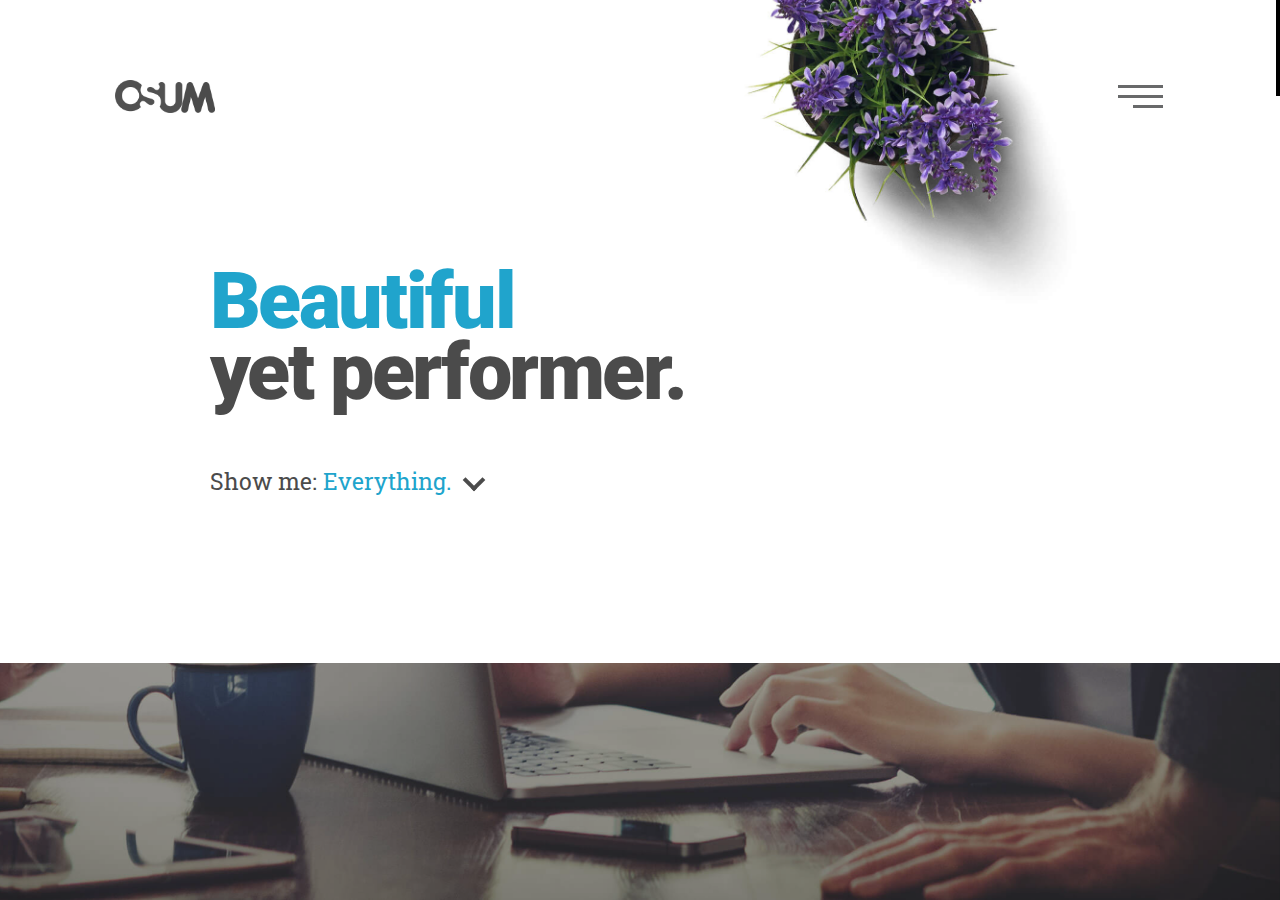
<file: work.html>
<!doctype html>
<html class="js">
<head>
    <meta charset="utf-8">
    <meta name="viewport" content="width=device-width" />
    <meta name="format-detection" content="telephone=no"/>

	<title>Osum Studio</title>

	<link href="https://fonts.googleapis.com/css?family=Roboto:300,300i,400,400i,500,500i,700,700i,900,900i" rel="stylesheet">
	<link href="https://fonts.googleapis.com/css?family=Roboto+Slab:300,400,700" rel="stylesheet">
    <link rel="stylesheet" type="text/css" href="css/font-awesome.min.css" >
    <link rel="stylesheet" type="text/css" href="fonts/style.css" >
    <link rel="stylesheet" type="text/css" href="css/style.css" >
    <link rel="stylesheet" type="text/css" href="css/work.css" >
	<!-- <link rel="stylesheet" href="https://maxcdn.bootstrapcdn.com/bootstrap/4.0.0-beta.2/css/bootstrap.min.css" integrity="sha384-PsH8R72JQ3SOdhVi3uxftmaW6Vc51MKb0q5P2rRUpPvrszuE4W1povHYgTpBfshb" crossorigin="anonymous">
<script src="https://maxcdn.bootstrapcdn.com/bootstrap/4.0.0-beta.2/js/bootstrap.min.js" integrity="sha384-alpBpkh1PFOepccYVYDB4do5UnbKysX5WZXm3XxPqe5iKTfUKjNkCk9SaVuEZflJ" crossorigin="anonymous"></script> -->
    <!-- <script src="js/jquery.min.js"></script>
    <script type="text/javascript" src="js/scripts.js"></script> -->

    <link rel="stylesheet" href="css/global.css">
    <link rel="stylesheet" href="css/works-slide.css">
</head>
<body>
<main>
    <header class="top-header header flex flex-justify-between flex-align-center ui-light js-header" data-plugin="header">
        <a class="logo" href="index.html">
            <img src="images/logo.png" alt="logo" />
        </a>

        <div  class="navigation_main">
            <button id="nav-toggle" class="navbar-toggle">
                <span class="icon-bar"></span>
            </button>

            <nav id="menu-navbar" class=" flex flex-column">
                 <ul class="nav navbar-nav flex flex-align-stretch">
                    <li >
                        <a href="services.html">What we do <span>services</span>
                            <span class="small">Pure passion. Stunning success.</span>
                        </a>
                    </li>
                    <li>
                        <a href="work.html">What we love <span>work</span>
                            <span class="small">Beauty. Brains. Brawn.</span>
                        </a>
                        <!-- <ul class="sub-menu">
                            <li><a href="#">Why Us</a></li>
                            <li><a href="#">Mentors</a></li>
                            <li><a href="#">Smile Architects</a></li>
                            <li><a href="#">Media</a></li>
                            <li><a href="#">Team</a></li>
                        </ul> -->
                    </li>
                    <li>
                        <a href="about.html">About us <span>studio</span>
                            <span class="small">Design agency. Extraordinaire.</span>
                        </a>
                    </li>
                    <li>
                        <a href="contact.html">Let’s begin! <span>hello</span>
                            <span class="small">Your journey starts here.</span>
                        </a>
                    </li>
                </ul>
            </nav>

        </div>
    </header>

    <div>
        <div class="pages js-pages" data-plugin="pageController">
             <div class="pages__layer pages__background js-pages-background" data-plugin="backgrounds"></div>
            <div class="pages__content js-pages-content">
                <section class="works pages__layer" data-plugin="works">
                    <article class="view js-view">

                        <div class="view__screen work_content section_scroll view__screen--top view__screen--auto ui-light ui-light-background">

                                <div class="row">
                                    <div class="inside_content banner_content">
                                        <h1 class="page_title"><span>Beautiful</span> yet performer.</h1>
                                        <p>Show me: <span style="color:#20a4cc" class="show_filter">Everything.</span></p>
                                        <ul class="filters js-works-filters inner-heading-content flex flex-align-start flex-justify-start">
                                            <li><a data-id="" class="is-active">Everything</a></li>
                                            <li><a data-id="web">Websites</a></li>
                                            <li><a data-id="dashboard">Dashboards</a></li>
                                            <li><a data-id="branding">Infographics</a></li>
                                            <li><a data-id="print">Branding & Identity</a></li>
                                            <li><a data-id="mobile">Mobile Apps</a></li>
                                            <li><a data-id="social-media">Social Media Marketing</a></li>
                                            <li><a data-id="advertisement">Advertisement</a></li>
                                        </ul>
                                    </div>

                                </div>

                        </div>

                        <div class="view__screen view__screen--bottom view__screen--auto ui-dark ui-dark-background" id="works">
                            <div class="works-list" data-plugin="inview" data-inview-responsive-touch="false" data-inview-constrained="false">
                                <ol class="works-list__inner full_screen  js-works-list" data-plugin="parallax, workslist" data-parallax-20-none='{"opacity": 0}' data-parallax-65-none='{"opacity": 1}'>

                                    <li class="works-item is-active js-works-item slider_wrap" data-id="envyusmedia" data-ui="dark" data-url="index.html" data-categories="[&quot;web&quot;]">
                                        <div class="inside_content">
                                            <div class="works-item__inner ">
                                                <h2 class="works-item__title">
                                                    <a class="works-item__title__link" href="index.html">Envyusmedia </a>
                                                </h2>
                                                <a class="works-item__button link_slide" href="index.html">

                                                </a>
                                                <p class="works-item__description">
                                                    Branding. Website. Dashboard. App. SMM. Infograohic.
                                                </p>
                                            </div>
                                        </div>
                                    </li>

                                    <li class="works-item js-works-item slider_wrap" data-id="saavi" data-ui="dark" data-url="index.html" data-categories="[&quot;web&quot;,&quot;mobile&quot;,&quot;branding&quot;]">
                                        <div class="inside_content">
                                            <div class="works-item__inner">
                                                <h2 class="works-item__title">
                                                    <a class="works-item__title__link" href="index.html">Saavi</a>
                                                </h2>
                                                <a class="works-item__button link_slide" href="index.html">

                                                </a>
                                                <p class="works-item__description">
                                                    Branding. Website. Dashboard. App. SMM. Infograohic.
                                                </p>
                                            </div>
                                        </div>
                                    </li>

                                    <li class="works-item js-works-item slider_wrap" data-id="exotic-voyages" data-ui="dark" data-url="index.html" data-categories="[&quot;web&quot;]">
                                        <div class="inside_content">
                                            <div class="works-item__inner">
                                                <h2 class="works-item__title">
                                                    <a class="works-item__title__link" href="index.html">Exotic Voyages</a>
                                                </h2>
                                                <a class="works-item__button link_slide" href="index.html">

                                                </a>
                                                <p class="works-item__description">
                                                    Branding. Website. Dashboard. App. SMM. Infograohic.
                                                </p>
                                            </div>
                                        </div>
                                    </li>

                                    <li class="works-item js-works-item slider_wrap" data-id="surinder-thakur" data-ui="dark" data-url="index.html" data-categories="[&quot;print&quot;]">
                                        <div class="inside_content">
                                            <div class="works-item__inner">
                                                <h2 class="works-item__title">
                                                    <a class="works-item__title__link" href="index.html">Surinder Thakur</a>
                                                </h2>
                                                <a class="works-item__button link_slide" href="index.html">

                                                </a>
                                                <p class="works-item__description">
                                                    Branding. Website. Dashboard. App. SMM. Infograohic.
                                                </p>
                                            </div>
                                        </div>
                                    </li>

                                    <li class="works-item js-works-item slider_wrap" data-id="envyusmedia-abc" data-ui="dark" data-url="index.html" data-categories="[&quot;web&quot;]">
                                        <div class="inside_content">
                                            <div class="works-item__inner">
                                                <h2 class="works-item__title">
                                                    <a class="works-item__title__link" href="index.html">Envyusmedia </a>
                                                </h2>
                                                <a class="works-item__button btn link_slide" href="index.html">

                                                </a>
                                                <p class="works-item__description">
                                                    Branding. Website. Dashboard. App. SMM. Infograohic.
                                                </p>
                                            </div>
                                        </div>
                                    </li>

                                    <li class="works-item js-works-item slider_wrap" data-id="saavi-abc" data-ui="dark" data-url="index.html" data-categories="[&quot;web&quot;,&quot;mobile&quot;,&quot;branding&quot;]">
                                        <div class="inside_content">
                                            <div class="works-item__inner">
                                                <h2 class="works-item__title">
                                                    <a class="works-item__title__link" href="index.html">Saavi</a>
                                                </h2>
                                                <a class="works-item__button link_slide" href="index.html">

                                                </a>
                                                <p class="works-item__description">
                                                    Branding. Website. Dashboard. App. SMM. Infograohic.
                                                </p>
                                            </div>
                                        </div>
                                    </li>

                                    <li class="works-item js-works-item slider_wrap" data-id="exotic-voyages-abc" data-ui="dark" data-url="index.html" data-categories="[&quot;web&quot;]">
                                        <div class="inside_content">
                                            <div class="works-item__inner">
                                                <h2 class="works-item__title">
                                                    <a class="works-item__title__link" href="index.html">Exotic Voyages</a>
                                                </h2>
                                                <a class="works-item__button link_slide" href="index.html">

                                                </a>
                                                <p class="works-item__description">
                                                    Branding. Website. Dashboard. App. SMM. Infograohic.
                                                </p>
                                            </div>
                                        </div>
                                    </li>

                                    <li class="works-item js-works-item slider_wrap" data-id="surinder-thakur-abc" data-ui="dark" data-url="index.html" data-categories="[&quot;print&quot;]">
                                        <div class="inside_content">
                                            <div class="works-item__inner">
                                                <h2 class="works-item__title">
                                                    <a class="works-item__title__link" href="index.html">Surinder Thakur</a>
                                                </h2>
                                                <a class="works-item__button link_slide" href="index.html">

                                                </a>
                                                <p class="works-item__description">
                                                    Branding. Website. Dashboard. App. SMM. Infograohic.
                                                </p>
                                            </div>
                                        </div>
                                    </li>

                                </ol>
                            </div>
                            <div class="view__screen js-works-background" id="envyusmedia"><img src="images/px.gif" data-src="images/work-bg-2.jpg" class="works-list__background background-cover" alt="" draggable="false" data-parallax-0-100='{"transform": "translateY(100vh)"}' data-parallax-100-0='{"transform": "translateY(-100vh)"}' data-parallax-responsive-touch="false" data-plugin="parallax, appear"></div>
                            <div class="view__screen js-works-background" id="saavi"><img src="images/px.gif" data-src="images/work-bg-1.jpg" class="works-list__background background-cover" alt="" draggable="false" data-parallax-0-100='{"transform": "translateY(100vh)"}' data-parallax-100-0='{"transform": "translateY(-100vh)"}' data-parallax-responsive-touch="false" data-plugin="parallax, appear"></div>
                            <div class="view__screen js-works-background" id="exotic_voyages"><img src="images/px.gif" data-src="images/work-bg-2.jpg" class="works-list__background background-cover" alt="" draggable="false" data-parallax-0-100='{"transform": "translateY(100vh)"}' data-parallax-100-0='{"transform": "translateY(-100vh)"}' data-parallax-responsive-touch="false" data-plugin="parallax, appear"></div>
                            <div class="view__screen js-works-background" id="surinder_thakur"><img src="images/px.gif" data-src="images/work-bg-1.jpg" class="works-list__background background-cover" alt="" draggable="false" data-parallax-0-100='{"transform": "translateY(100vh)"}' data-parallax-100-0='{"transform": "translateY(-100vh)"}' data-parallax-responsive-touch="false" data-plugin="parallax, appear"></div>
                            <div class="view__screen js-works-background" id="envyusmedia-abc"><img src="images/px.gif" data-src="images/work-bg-2.jpg" class="works-list__background background-cover" alt="" draggable="false" data-parallax-0-100='{"transform": "translateY(100vh)"}' data-parallax-100-0='{"transform": "translateY(-100vh)"}' data-parallax-responsive-touch="false" data-plugin="parallax, appear"></div>
                            <div class="view__screen js-works-background" id="saavi-abc"><img src="images/px.gif" data-src="images/work-bg-1.jpg" class="works-list__background background-cover" alt="" draggable="false" data-parallax-0-100='{"transform": "translateY(100vh)"}' data-parallax-100-0='{"transform": "translateY(-100vh)"}' data-parallax-responsive-touch="false" data-plugin="parallax, appear"></div>
                            <div class="view__screen js-works-background" id="exotic-voyages-abc"><img src="images/px.gif" data-src="images/work-bg-2.jpg" class="works-list__background background-cover" alt="" draggable="false" data-parallax-0-100='{"transform": "translateY(100vh)"}' data-parallax-100-0='{"transform": "translateY(-100vh)"}' data-parallax-responsive-touch="false" data-plugin="parallax, appear"></div>
                            <div class="view__screen js-works-background" id="surinder-thakur-abc"><img src="images/px.gif" data-src="images/work-bg-1.jpg" class="works-list__background background-cover" alt="" draggable="false" data-parallax-0-100='{"transform": "translateY(100vh)"}' data-parallax-100-0='{"transform": "translateY(-100vh)"}' data-parallax-responsive-touch="false" data-plugin="parallax, appear"></div>
                        </div>

                        <footer class="section fp-auto-height site-footer section_scroll view__screen view__screen--top view__screen--auto ui-light">
                            <div class="max-container">
                                <div class="flex flex-justify-between flex-align-start">
                                    <div class="contact_info">
                                        <a href="mailto:info@osumstudio.com" class="email"><span>info@osumstudio.com</span></a>
                                        <a href="tel:9878977771" class="call"><span>+91 (987) 89 77771</span></a>
                                    </div>
                                    <div class="social_links">
                                        <ul class="social-menu">
                                        	<li class="fb"><a href="https://www.facebook.com/osumstudio"></a></li>
                                            <li class="linkdin"><a href="#"></a></li>
                                            <li class="insta"><a href="#"></a></li>
                                            <li class="pin"><a href="#"></a></li>
                                            <li class="skype"><a href="#"></span></a></li>
                                        </ul>
                                    </div>
                                    <div class="contact_address">
                                        <p>
                                            Osum Studio Pvt. Ltd.<br>
                                            Industrial Area, Phase 8B, Mohali.<br>
                                            Punjab (INDIA). 160055
                                        </p>
                                    </div>

                                </div>

                                <div class="journey_markup">
                                    <div class="say_hello">Say Hello!</div>
                                    <h3>Build Digital Future. Together.</h3>
                                    <p><a href="contact.html" class="btn-link">Get In Touch</a></p>
                                </div>
                                <div  class="copy-right">© Copyright 2018. OsumStudio Private Limited. All Rights Reserved.</div>
                            </div>
                        </footer>


                    </article>

                </section>
            </div>
        </div>
    </div>

    <div class="siteheader-menu">
        <span class="siteheader-toggle"></span>
        <span class="siteheader-close">Close</span>
        <span class="siteheader-open">Menu</span>
        <div class="menu-content">
            <ul class="mobile-nav ">
               <li >
                   <a href="services.html">What we do <span>services</span>
                       <span class="small">Pure passion. Stunning success.</span>
                   </a>
               </li>
               <li>
                   <a href="work.html">What we love <span>work</span>
                       <span class="small">Beauty. Brains. Brawn.</span>
                   </a>
                </li>
               <li>
                   <a href="about.html">About us <span>studio</span>
                       <span class="small">Design agency. Extraordinaire.</span>
                   </a>
               </li>
               <li>
                   <a href="contact.html">Let’s begin! <span>hello</span>
                       <span class="small">Your journey starts here.</span>
                   </a>
               </li>
           </ul>
           <div class="bottom_menu">
               <div class="quick-title">Quick Contact</div>
               <div class="quick-cont"><a href="mailto:info@osumstudio.com">info@osumstudio.com</a>    |    <a href="tel:919878977771">+91.987.897.7771</a></div>
               <ul class="social-menu">
                     <li class="fb"><a href="https://www.facebook.com/osumstudio"></a></li>
                     <li class="linkdin"><a href="#"></a></li>
                     <li class="insta"><a href="#"></a></li>
                     <li class="pin"><a href="#"></a></li>
                     <li class="skype"><a href="#"></span></a></li>
                 </ul>
           </div>

        </div>

    </div>
</main>

<script src="js/shared.js"></script>
<script>var STATE = {
            'ui': 'light',

            'common': {
                'visible': true,
                'staticHeader': true
            },
            'background': {
                'id': '',
                'effect': 0
            }
        };</script><script src="js/works.js"></script>

        <script src="js/jquery.min.js"></script>
<script>
    jQuery(document).ready(function($) {

        jQuery('.show_filter').click(function(event) {
            jQuery('.js-works-filters').toggleClass('show');
        });
    });
</script>
<script>
jQuery(document).ready(function($) {
    jQuery('.siteheader-toggle').click(function(event) {
        jQuery('.siteheader-menu').toggleClass('open_menu');
    });
});

</script>
</body>

</html>
</file>
<file: css/style.css>
* {
    font-family: 'Roboto', sans-serif;
    outline: none;
}
@font-face {
    font-family: 'aspiredemibold';
    src: url('../fonts/aspire-demibold-webfont.woff2') format('woff2'),
         url('../fonts/aspire-demibold-webfont.woff') format('woff');
    font-weight: normal;
    font-style: normal;

}
.cf:before,
.cf:after {
  display: table;
  content: "";
}
.cf:after {
  clear: both;
}
.cf {
  zoom: 1; /* For IE 6/7 (trigger hasLayout) */
}

* {
    box-sizing: border-box;
}

html {
	font-family: 'Roboto', sans-serif;
	line-height: 1.15;
	-ms-text-size-adjust: 100%;
	-webkit-text-size-adjust: 100%;
}

body {
	margin: 0;
    background: #fff;
}

article,
aside,
footer,
header,
nav,
section {
	display: block;
}

h1 {
	font-size: 2em;
	margin: 0.67em 0;
}

figcaption,
figure,
main {
	display: block;
}

figure {
	margin: 1em 0;
}

hr {
	-webkit-box-sizing: border-box;
	-moz-box-sizing: border-box;
	box-sizing: border-box;
	height: 1px;
	overflow: visible;
}

pre {
	font-family: monospace, monospace;
	font-size: 1em;
}

a {
	background-color: transparent;
	-webkit-text-decoration-skip: objects;
}

a:active,
a:hover {
	outline-width: 0;
}

abbr[title] {
	border-bottom: 1px #767676 dotted;
	text-decoration: none;
}

b,
strong {
	font-weight: inherit;
}

b,
strong {
	font-weight: 700;
}

code,
kbd,
samp {
	font-family: monospace, monospace;
	font-size: 1em;
}

dfn {
	font-style: italic;
}

mark {
	background-color: #eee;
	color: #222;
}

small {
	font-size: 80%;
}

sub,
sup {
	font-size: 75%;
	line-height: 0;
	position: relative;
	vertical-align: baseline;
}

sub {
	bottom: -0.25em;
}

sup {
	top: -0.5em;
}

audio,
video {
	display: inline-block;
}

audio:not([controls]) {
	display: none;
	height: 0;
}

img {
	border-style: none;
}

svg:not(:root) {
	overflow: hidden;
}

button,
input,
optgroup,
select,
textarea {
	font-family: 'Roboto', sans-serif;
	font-size: 100%;
	line-height: 1.15;
	margin: 0;
}

button,
input {
	overflow: visible;
}

button,
select {
	text-transform: none;
}

button,
html [type="button"],
[type="reset"],
[type="submit"] {
	-webkit-appearance: button;
}

button::-moz-focus-inner,
[type="button"]::-moz-focus-inner,
[type="reset"]::-moz-focus-inner,
[type="submit"]::-moz-focus-inner {
	border-style: none;
	padding: 0;
}

button:-moz-focusring,
[type="button"]:-moz-focusring,
[type="reset"]:-moz-focusring,
[type="submit"]:-moz-focusring {
	outline: 1px dotted ButtonText;
}

fieldset {
	border: 1px solid #bbb;
	margin: 0 2px;
	padding: 0.35em 0.625em 0.75em;
}

legend {
	-webkit-box-sizing: border-box;
	-moz-box-sizing: border-box;
	box-sizing: border-box;
	color: inherit;
	display: table;
	max-width: 100%;
	padding: 0;
	white-space: normal;
}

progress {
	display: inline-block;
	vertical-align: baseline;
}

textarea {
	overflow: auto;
}

[type="checkbox"],
[type="radio"] {
	-webkit-box-sizing: border-box;
	-moz-box-sizing: border-box;
	box-sizing: border-box;
	padding: 0;
}

[type="number"]::-webkit-inner-spin-button,
[type="number"]::-webkit-outer-spin-button {
	height: auto;
}

[type="search"] {
	-webkit-appearance: textfield;
	outline-offset: -2px;
}

[type="search"]::-webkit-search-cancel-button,
[type="search"]::-webkit-search-decoration {
	-webkit-appearance: none;
}

::-webkit-file-upload-button {
	-webkit-appearance: button;
	font: inherit;
}


.screen-reader-text {
	clip: rect(1px, 1px, 1px, 1px);
	height: 1px;
	overflow: hidden;
	position: absolute !important;
	width: 1px;
	word-wrap: normal !important;
}



.alignleft {
	display: inline;
	float: left;
	margin-right: 1.5em;
}

.alignright {
	display: inline;
	float: right;
	margin-left: 1.5em;
}

.aligncenter {
	clear: both;
	display: block;
	margin-left: auto;
	margin-right: auto;
}



body,
button,
input,
select,
textarea {
	color: #4b4b4b;
	font-family: 'Roboto', sans-serif;
	font-size: 15px;
	font-size: 0.9375rem;
	font-weight: 400;
	line-height: 1.66;
}

h1,
h2,
h3,
h4,
h5,
h6 {
	clear: both;
	line-height: 1.4;
	margin: 0 0 0.75em;
	padding: 1.5em 0 0;
    color: #4b4b4b;
}

h1:first-child,
h2:first-child,
h3:first-child,
h4:first-child,
h5:first-child,
h6:first-child {
	padding-top: 0;
}

h1 {
	font-size: 24px;
	font-size: 1.5rem;
	font-weight: 300;
}

h2,
.home.blog .entry-title {
	color: #4b4b4b;
	font-size: 20px;
	font-size: 1.25rem;
	font-weight: 300;
}

h3 {
	color: #4b4b4b;
	font-size: 18px;
	font-size: 1.125rem;
	font-weight: 300;
}

h4 {
    color: #4b4b4b;
	font-size: 16px;
	font-size: 1rem;
	font-weight: 800;
}

h5 {
	color: #4b4b4b;
	font-size: 13px;
	font-size: 0.8125rem;
	font-weight: 800;
	letter-spacing: 0.15em;
	text-transform: uppercase;
}

h6 {
	color: #4b4b4b;
	font-size: 15px;
	font-size: 0.9375rem;
	font-weight: 800;
}

p {
	margin: 0 0 1.5em;
	padding: 0;
}

dfn,
cite,
em,
i {
	font-style: italic;
}

blockquote {
	color: #666;
	font-size: 18px;
	font-size: 1.125rem;
	font-style: italic;
	line-height: 1.7;
	margin: 0;
	overflow: hidden;
	padding: 0;
}

blockquote cite {
	display: block;
	font-style: normal;
	font-weight: 600;
	margin-top: 0.5em;
}

address {
	margin: 0 0 1.5em;
}

pre {
	background: #eee;
	font-family: "Courier 10 Pitch", Courier, monospace;
	font-size: 15px;
	font-size: 0.9375rem;
	line-height: 1.6;
	margin-bottom: 1.6em;
	max-width: 100%;
	overflow: auto;
	padding: 1.6em;
}

code,
kbd,
tt,
var {
	font-family: 'Roboto', sans-serif;
	font-size: 15px;
	font-size: 0.9375rem;
}

abbr,
acronym {
	border-bottom: 1px dotted #666;
	cursor: help;
}

mark,
ins {
	background: #eee;
	text-decoration: none;
}

big {
	font-size: 125%;
}

input[type="text"],
input[type="email"],
input[type="url"],
input[type="password"],
input[type="search"],
input[type="number"],
input[type="tel"],
input[type="range"],
input[type="date"],
input[type="month"],
input[type="week"],
input[type="time"],
input[type="datetime"],
input[type="datetime-local"],
input[type="color"],
textarea {
	color: #4f4f4f;
	background: #fff;
	background-image: -webkit-linear-gradient(rgba(255, 255, 255, 0), rgba(255, 255, 255, 0));
	border: 1px solid #bbb;
	-webkit-border-radius: 3px;
	border-radius: 3px;
	display: block;
	padding: 0.7em;
	width: 100%;
}

input[type="text"]:focus,
input[type="email"]:focus,
input[type="url"]:focus,
input[type="password"]:focus,
input[type="search"]:focus,
input[type="number"]:focus,
input[type="tel"]:focus,
input[type="range"]:focus,
input[type="date"]:focus,
input[type="month"]:focus,
input[type="week"]:focus,
input[type="time"]:focus,
input[type="datetime"]:focus,
input[type="datetime-local"]:focus,
input[type="color"]:focus,
textarea:focus {
	color: #4f4f4f;
	border-color: #333;
}

select {
	border: 1px solid #bbb;
	-webkit-border-radius: 3px;
	border-radius: 3px;
	height: 3em;
	max-width: 100%;
}

input[type="radio"],
input[type="checkbox"] {
	margin-right: 0.5em;
}

input[type="radio"] + label,
input[type="checkbox"] + label {
	font-weight: 400;
}

button,
input[type="button"],
input[type="submit"] {
	background-color: #222;
	border: 0;
	-webkit-border-radius: 2px;
	border-radius: 2px;
	-webkit-box-shadow: none;
	box-shadow: none;
	color: #fff;
	cursor: pointer;
	display: inline-block;
	font-size: 14px;
	font-size: 0.875rem;
	font-weight: 800;
	line-height: 1;
	padding: 1em 2em;
	text-shadow: none;
	-webkit-transition: background 0.2s;
	transition: background 0.2s;
}

/* Placeholder text color -- selectors need to be separate to work. */
::-webkit-input-placeholder {
	color: #4f4f4f;
	font-family: 'Roboto', sans-serif;
}

:-moz-placeholder {
	color: #4f4f4f;
	font-family: 'Roboto', sans-serif;
}

::-moz-placeholder {
	color: #4f4f4f;
	font-family: 'Roboto', sans-serif;
	opacity: 1;
	/* Since FF19 lowers the opacity of the placeholder by default */
}

:-ms-input-placeholder {
	color: #4f4f4f;
	font-family: 'Roboto', sans-serif;
}

/* Flex grid */

.flex {
    display: -webkit-flex;
    display: -ms-flexbox;
    display: flex;

    -webkit-flex-direction: row;
        -ms-flex-direction: row;
            flex-direction: row;

    -webkit-flex-wrap: wrap;
        -ms-flex-wrap: wrap;
            flex-wrap: wrap;

    -ms-flex-pack: justify;
    -webkit-justify-content: space-between;
            justify-content: space-between;

       -ms-flex-line-pack: stretch;
    -webkit-align-content: stretch;
            align-content: stretch;

         -ms-flex-align: stretch;
    -webkit-align-items: stretch;
            align-items: stretch;
}

.flex.flex-column {
    -webkit-flex-direction: column;
        -ms-flex-direction: column;
            flex-direction: column;
}

.flex.flex-nowrap {
    -webkit-flex-wrap: nowrap;
        -ms-flex-wrap: nowrap;
            flex-wrap: nowrap;
}

.flex.flex-row-reverse {
	-webkit-flex-direction: row-reverse;
        -ms-flex-direction: row-reverse;
		    flex-direction: row-reverse;
}

.flex.flex-justify-start {
    -ms-flex-pack: start;
    -webkit-justify-content: flex-start;
            justify-content: flex-start;
}

.flex.flex-justify-center {
    -webkit-justify-content: center;
            justify-content: center;
              -ms-flex-pack: center;
}

.flex.flex-justify-between {
    -ms-flex-pack: justify;
    -webkit-justify-content: space-between;
            justify-content: space-between;
}

.flex.flex-justify-evenly {
    -ms-flex-pack: justify;
    -webkit-justify-content: space-between;
            justify-content: space-between;
}

.flex.flex-justify-evenly {
    -ms-flex-pack: distribute;
    -webkit-justify-content: space-around;
            justify-content: space-around;
}

.flex.flex-justify-end {
    -webkit-justify-content: flex-end;
            justify-content: flex-end;
                   -ms-flex-pack: end;
}

.flex.flex-align-start {
    -ms-flex-align: start;
    -webkit-align-items: flex-start;
            align-items: flex-start;
}

.flex.flex-align-center {
    -webkit-align-items: center;
         -ms-flex-align: center;
            align-items: center;
}

.flex.flex-align-stretch {
    -webkit-align-items: stretch;
         -ms-flex-align: stretch;
            align-items: stretch;
}

.flex.flex-align-end {
    -ms-flex-align: end;
    -webkit-align-items: flex-end;
            align-items: flex-end;
}

/** Screen Loader **/

.loader{
    width: 100%;
    height: 100%;
    position:fixed;
    left:0;
    top:0;
    z-index:9999;
}

.loading {
    background-color: #000;
  	width: 100%;
  	height: 100%;
  	position: absolute;
  	top: 0;
    left: 0;

  	  -webkit-transition: all 0.5s ease-in-out;
         -moz-transition: all 0.5s ease-in-out;
          -ms-transition: all 0.5s ease-in-out;
           -o-transition: all 0.5s ease-in-out;
              transition: all 0.5s ease-in-out;

    opacity: 1;
    visibility: visible;
}

.loading.hide-up {
		opacity: 0;
}

#page{
    width: 100%;
    position: relative;
}

/* header */
.top-header {
    padding: 0 9%;
    position: absolute;
    top: 80px;
    z-index: 9;
    width: 100%;
}
.top-header .logo {
    display: block;
    max-width: 7vw;
    min-width: 100px;
}
.top-header .logo img{
    max-width: 100%;
    height: auto;
}

.max-container {
    max-width: 67%;
    margin: 0 auto;
}

.site-footer{
    background: #222222;
    padding: 3% 0;
    text-align: center;

}
.site-footer .flex {
    padding-bottom: 2%;
    margin-bottom: 3%;
    background-image: url(../images/bg-footer.png);
    background-repeat: no-repeat;
    background-position: center 100px;
}
.site-footer .flex .contact_info{
    width: 27%;
    color: #fff;
    font-size: 1.14vw;
    line-height: 2;
    font-weight: 300;
    text-align: center;
    padding-right: 7%;
}
.site-footer .flex .contact_info a{
    color: #fff;
    text-decoration: none;
    display: block;
    padding-top: 30px;
    margin-bottom: 15px;
    transition: color ease .3s;
    -webkit-transition: color ease .3s;
}

.site-footer .flex .contact_info .email{
    background: url(../images/mail.png) no-repeat top center;
    background-size: 34px auto;
}
.site-footer .flex .contact_info .call{
    background: url(../images/phone.png) no-repeat top center;
    background-size: 30px auto ;
}
.site-footer .flex .contact_info a:hover{
    color: #20a4cc;
    text-decoration: none;
}
.site-footer .flex .contact_info .email:hover{
    background-position: center -96px;
}
.site-footer .flex .contact_info .call:hover{
    background-position: center -75px;
}


.site-footer .social_links {
    text-align: center;
    max-width: 46%;
}
.site-footer .social_links ul{
    list-style: none;
    margin: 0 auto;
    padding: 0;
}
.site-footer .social_links ul li {
    display: inline-block;
    vertical-align: middle;
    margin: 0 18px 22px;

    -webkit-transform: translate(0,0);
    -moz-transform: translate(0,0);
    -ms-transform: translate(0,0);
    -o-transform: translate(0,0);
    transform: translate(0,0);

    transition: all ease .3s;
    -webkit-transition: all ease .3s;

}

.site-footer .social_links ul li a{
    height: 54px;
    width: 54px;
    background-size: 52px auto !important;
    display: block;
    border-radius: 50%;
    border:1px solid #686868;
    color: #fff;
    font-size: 22px;
    line-height: 56px;
    text-decoration: none;
    transition: all cubic-bezier(.25,.74,.22,.99) .4s;
    -webkit-transition: all cubic-bezier(.25,.74,.22,.99) .4s;
    /* background-color: #000; */
    background-repeat: no-repeat;
    background-position: center;
    background-size: 100% auto;
}
.site-footer .social_links ul li:hover a{
    border:1px solid rgba(255, 255, 255, 1);
    color: #fff;

    transform: scale(1.1);
    -webkit-transform: scale(1.1);
}
.site-footer .social_links ul li.fb a{
    background-image: url(../images/fb.png);
}
.site-footer .social_links ul li.linkdin a{
    background-image: url(../images/in.png);
}
.site-footer .social_links ul li.insta a{
    background-image: url(../images/insta.png);
}
.site-footer .social_links ul li.pin a{
    background-image: url(../images/pin.png);
}
.site-footer .social_links ul li.skype a{
    background-image: url(../images/sk.png);
}
.site-footer .contact_address{
    width: 27%;
    text-align: center;
}

.site-footer .contact_address p{
    text-align: center;
    font-size: 1.14vw;
    line-height: 1.8;
    color: #fff;
    font-weight: 300;
}
.site-footer  .journey_markup {
    margin-bottom: 5%;
}
.site-footer  .journey_markup .say_hello{
    margin-top: 2%;
    color: #FFFFFF;
    opacity: 0.32;
    font-family: 'aspiredemibold';
    font-size: 4.27vw;
    line-height: 1.2;
    text-align: center;
    font-style: italic;
}
.site-footer  .journey_markup h3 {
    padding: 0;
    font-size: 2.08vw;
    line-height: 1.4;
    color: #fff;
    font-family: 'Roboto Slab', serif;
    font-weight: 400;
}
.site-footer  .journey_markup .btn-link{
    background: #d5343c;
    color: #fff;
    text-transform: uppercase;
    font-size: 1.66vw;
    line-height: 1.2;
    padding: 35px 100px;
    border-radius: 10px;
    display: inline-block;
    font-weight: bold;
    text-decoration: none;
    transition: all ease .3s;
    -webkit-transition: all ease .3s;
}
.site-footer  .journey_markup .btn-link:hover{
    background-color: #b12a31;
}

.site-footer .copy-right{
    color: #787878;
    font-size: 1.145vw;
}

.navigation_main #nav-toggle {
    position: relative;
    height: 27px;
    width: 47px;
    background: none;
    border: 0;
    padding: 0;
    z-index: 9999;
}


.navigation_main #nav-toggle .icon-bar {
  width: 45px;
  height: 3px;
  background: #68696a;
  display: block;
  position: relative;
  text-align: right;
}
body .navigation_main #nav-toggle .icon-bar{
    cursor: pointer !important;
}
.navigation_main #nav-toggle .icon-bar:after {
  content: '';
  width: 30px;
  height: 3px;
  background: #68696a;
  display: block;
  top: 10px;
  position: absolute;
  right: 0;
  transition: all ease .3s;
  -webkit-transition: all ease .3s;
}
.navigation_main #nav-toggle .icon-bar:before {
  content: '';
  width: 45px;
  height: 3px;
  background: #68696a;
  display: block;
  top: -10px;
  position: absolute;
  transition: all ease .3s;
  -webkit-transition: all ease .3s;
}
.navigation_main #nav-toggle.active .icon-bar {
  background: transparent;
}
.navigation_main #nav-toggle.active .icon-bar:before {
  top: 0 !important;
  -webkit-transform: rotatez(-135deg);
  -moz-transform: rotatez(-135deg);
  -ms-transform: rotatez(-135deg);
  -o-transform: rotatez(-135deg);
  transform: rotatez(-135deg);
  background: #ffffff;
  width: 45px !important;
  transition: all ease .3s;
  -webkit-transition: all ease .3s;
}
.navigation_main #nav-toggle.active .icon-bar:after {
  top: 0 !important;
  -webkit-transform: rotatez(135deg);
  -moz-transform: rotatez(135deg);
  -ms-transform: rotatez(135deg);
  -o-transform: rotatez(135deg);
  transform: rotatez(135deg);
  background: #ffffff;
  width: 45px !important;
  transition: all ease .3s;
  -webkit-transition: all ease .3s;
}


#menu-navbar{
    position: fixed;
    height: 100vh;
    width: 100vw;
    bottom: 0;
    right: -100vw;
    /*right: 0;*/

    transition: transform .6s cubic-bezier(.47,.01,.47,1);
    -webkit-transition: transform .6s cubic-bezier(.47,.01,.47,1);
       -moz-transition: transform .6s cubic-bezier(.47,.01,.47,1);
       -o-transition: transform .6s cubic-bezier(.47,.01,.47,1);


    -webkit-transform: translate3d(0,0,0);
    -moz-transform: translate3d(0,0,0);
    -ms-transform: translate3d(0,0,0);
    -o-transform: translate3d(0,0,0);
    transform: translate3d(0,0,0);

    backface-visibility: hidden;
    -webkit-backface-visibility: hidden;

    -webkit-perspective: 1000px;
        -moz-perspective: 1000px;
            perspective: 1000px;
}
#menu-navbar.open{
    -webkit-transform: translate(-100vw,0) !important;
    -moz-transform: translate(-100vw,0) !important;
    -ms-transform: translate(-100vw,0) !important;
    -o-transform: translate(-100vw,0) !important;
    transform: translate(-100vw,0) !important;
}

#menu-navbar .nav {
    height: 100%;
    width: 100%;
    padding: 0;
    margin: 0;
}

#menu-navbar .nav > li {
    width: 25%;
    display: -webkit-flex;
  display: -ms-flexbox;
  display: flex;

    -webkit-flex-direction: column;
       -ms-flex-direction: column;
           flex-direction: column;
           -webkit-align-items: center;
               -ms-flex-align: center;
                  align-items: center;

      -webkit-justify-content: center;
             justify-content: center;
               -ms-flex-pack: center;

                  height: 100%;
                  padding: 0 7%;
        background: #232222;

    transition: all ease .3s;
    -webkit-transition: all ease .3s;
}

#menu-navbar .nav > li > a{
    font-size: 0.677vw;
    line-height: 1em;
    color: #ffffff;
    display: block;
    text-decoration: none;
    margin: 15px 0;
    transition: all ease .3s;
    -webkit-transition: all ease .3s;

    -webkit-transition-delay: 650ms;
    -moz-transition-delay: 650ms;
    -o-transition-delay: 650ms;
    transition-delay: 650ms;
}
#menu-navbar .nav > li > a span {
    display: block;
    font-size: 2.86vw;
    line-height: 1.6em;
    font-weight: bold;
    transition: all ease .3s;
    -webkit-transition: all ease .3s;

    position: relative;
}
#menu-navbar .nav > li:hover > a span,
#menu-navbar .nav > li > a:hover span{
    color: #20a4cc;
}
#menu-navbar .nav > li > a span:not(.small){
    margin-top: 5px;
    margin-bottom: 5px;
}
#menu-navbar .nav > li > a span:not(.small):before{
    content: '';
    position: absolute;
    width: 65px;
    top: 5px;
    left: 0;
    background: #fff;
    opacity: 0.05;
    height: 1px;
}
#menu-navbar .nav > li:hover > a span.small,
#menu-navbar .nav > li > a:hover span.small,
#menu-navbar .nav > li > a span.small{
    font-size: 0.625vw;
    line-height: 1.2em;
    /* font-family: 'Roboto Slab', serif; */
    font-family: 'Roboto', serif;
    color: #fff;
}
#menu-navbar .sub-menu{
    text-align: left;
    width: 100%;
    margin: 0;
    padding: 0;

    overflow: hidden;

    transition: max-height 0.5s ease-out;
    -webkit-transition: max-height 0.5s ease-out;
    -moz-transition: max-height 0.5s ease-out;
    -o-transition: max-height 0.5s ease-out;

    max-height: 0;
    width: 100%;
    text-align: left;
}

#menu-navbar .sub-menu li {
    font-size: 15px;
    line-height: 20px;
    color: #ffffff;
    margin: 15px 0;
}
#menu-navbar .sub-menu li a{
    color: #fff;
    text-decoration: none;
    font-family: 'Roboto Slab', serif;
    transition: all ease .3s;
    -webkit-transition: all ease .3s;
}
#menu-navbar .sub-menu li a:hover {
    color: #20a4cc;
}
#menu-navbar .nav > li:hover{
    background-color: rgba(0,0,0,0.8);
}

#menu-navbar .nav > li:hover > ul.sub-menu{
    max-height: 500px;
}

#menu-navbar .nav > li:nth-child(4) > a,
#menu-navbar .nav > li:nth-child(3) > a,
#menu-navbar .nav > li:nth-child(2) > a{
    -webkit-transform: translateX(100px);
    -moz-transform: translateX(100px);
    -ms-transform: translateX(100px);
    -o-transform: translateX(100px);
    transform: translateX(100px);

    -webkit-transition: -webkit-transform .4s ease;
-moz-transition: -moz-transform .4s ease;
-o-transition: -o-transform .4s ease;
transition: transform .4s ease;
}
#menu-navbar.open .nav > li  a{
    -webkit-transform: translateX(0px);
    -moz-transform: translateX(0px);
    -ms-transform: translateX(0px);
    -o-transform: translateX(0px);
    transform: translateX(0px);
}
#menu-navbar .nav > li:nth-child(2)  > a{
    -webkit-transition-delay: 450ms;
    -moz-transition-delay: 450ms;
    -o-transition-delay: 450ms;
    transition-delay: 450ms;

}

#menu-navbar .nav > li:nth-child(3)  > a{
    -webkit-transition-delay: 500ms;
    -moz-transition-delay: 500ms;
    -o-transition-delay: 600ms;
    transition-delay: 500ms;

}
#menu-navbar .nav > li:nth-child(4) > a{
    -webkit-transition-delay: 550ms;
-moz-transition-delay: 550ms;
-o-transition-delay: 550ms;
transition-delay: 550ms;
}


body .begin-animate{

    -webkit-transform: translate(0,0);
    -moz-transform: translate(0,0);
    -ms-transform: translate(0,0);
    -o-transform:translate(0,0));
    transform: translate(0,0);

    opacity: 1;

    -webkit-transition: all ease .5s;
    -moz-transition: all ease .5s;
    -o-transition: all ease .5s;
    transition: all ease .5s;
}
.animate-left{
    -webkit-transform: translate(-100px,0);
    -moz-transform: translate(-100px,0);
    -ms-transform: translate(-100px,0);
    -o-transform:translate(-100px,0);
    transform: translate(-100px,0);

    opacity: 0;

    -webkit-transition: all ease .5s;
    -moz-transition: all ease .5s;
    -o-transition: all ease .5s;
    transition: all ease .5s;
}

.animate-right{
    -webkit-transform: translate(100px,0);
    -moz-transform: translate(100px,0);
    -ms-transform: translate(100px,0);
    -o-transform:translate(100px,0);
    transform: translate(100px,0);

    opacity: 0;

    -webkit-transition: all ease .5s;
    -moz-transition: all ease .5s;
    -o-transition: all ease .5s;
    transition: all ease .5s;
}
.animate-content{
    -webkit-transform: translate(0,100px);
    -moz-transform: translate(0,100px);
    -ms-transform: translate(0,100px);
    -o-transform:translate(0,100px);
    transform: translate(0,100px);

    opacity: 0;

    -webkit-transition: all ease .5s;
    -moz-transition: all ease .5s;
    -o-transition: all ease .5s;
    transition: all ease .5s;
}

img.animate-content{
    opacity: 0.3
}
img.animate-content.begin-animate{
    opacity: 1;
}

@media (max-width: 767px) {
    img.animate-content{
        opacity: 1
    }
    .animate-content,
    .animate-left,
    .animate-right{
        -webkit-transform: translate(0,0);
        -moz-transform: translate(0,0);
        -ms-transform: translate(0,0);
        -o-transform:translate(0,0);
        transform: translate(0,0);

        opacity: 1;
    }
}
/*
.btn-link{
    position: relative;
}


.btn-link svg {
  height: 100%;
  left: 0;
  position: absolute;
  top: 0;
  width: 100%;
}

.btn-link rect {
  fill: none;
  stroke: #20a4cc;
  stroke-width: 2;
  stroke-dasharray: 422, 0;
}

.btn-link:hover {
  background: rgba(225, 51, 45, 0);
  font-weight: 900;
  letter-spacing: 1px;
}

.btn-link:hover rect {
  stroke-width: 5;
  stroke-dasharray: 15, 310;
  stroke-dashoffset: 48;
  -webkit-transition: all 1.35s cubic-bezier(0.19, 1, 0.22, 1);
  transition: all 1.35s cubic-bezier(0.19, 1, 0.22, 1);
} */



.btn-1 {
  font-size: 32px;
  line-height: 40px;
  color: #20a4cc;
  text-transform: uppercase;
  font-weight: normal;
  padding: 19px 0;
  background: #ffffff;
  border: 0;
  border-radius: 0;
  margin-top: 2vw;
  /* border: 1px solid #20a4cc; */
  border: 0;
  position: relative;
  min-width: 326px;
  -webkit-transition: all 1.35s cubic-bezier(0.19, 1, 0.22, 1);
  transition: all 1.35s cubic-bezier(0.19, 1, 0.22, 1);
  text-align: center;
  display: inline-block;
  text-decoration: none;

}
.btn-1 svg {
  height: 100%;
  left: 0;
  position: absolute;
  top: 0;
  width: 100%;
}
.btn-1 rect {
  fill: none;
  stroke: #20a4cc;
  stroke-width: 2;
  stroke-dasharray: 820, 0;
  border-radius: 10px;
}

.btn-1:hover {
  border-color: rgba(225, 51, 45, 0);
  font-weight: bold;
  letter-spacing: 1px;

}
.btn-1:hover rect {
    stroke: #20a4cc;
  stroke-width: 6;
  stroke-dasharray: 30, 612;
 stroke-dashoffset: 80;
  -webkit-transition: all 1s cubic-bezier(0.19, 1, 0.22, 1);
  transition: all 1s cubic-bezier(0.19, 1, 0.22, 1);
}


.contact_info a span{
    white-space: nowrap;
}
.contact_info a span::before,
.contact_info a span::after {
    display: inline-block;
    opacity: 0;
    -webkit-transition: -webkit-transform 0.3s, opacity 0.2s;
    -moz-transition: -moz-transform 0.3s, opacity 0.2s;
    transition: transform 0.3s, opacity 0.2s;
}

.contact_info a span::before {
    margin-right: 10px;
    content: '[';
    -webkit-transform: translateX(20px);
    -moz-transform: translateX(20px);
    transform: translateX(20px);
}
.contact_info a span::after {
    margin-left: 10px;
    content: ']';
    -webkit-transform: translateX(-20px);
    -moz-transform: translateX(-20px);
    transform: translateX(-20px);
}

.contact_info a:hover span::before,
.contact_info a:hover span::after,
.contact_info a:focus span::before,
.contact_info a:focus span::after {
    opacity: 1;
    -webkit-transform: translateX(0px);
    -moz-transform: translateX(0px);
    transform: translateX(0px);
}



@media (min-width:768px) and (max-width:1024px){
    #menu-navbar .nav > li > a{
        font-size: 11px;
    }
    #menu-navbar .nav > li:hover > a span.small,
    #menu-navbar .nav > li > a:hover span.small,
    #menu-navbar .nav > li > a span.small{
        font-size: 10px;
    }
}


@media (min-width:0px) and (max-width:767px){
    .top-header .logo,
    .top-header .logo img {
        width: 75px;
        height: auto;
        min-width: 75px;
        display: block;
    }
    .navigation_main {
        display: none;
    }
    .top-header{
        top: 25px;
        padding: 0 8.5%;
    }

    .site-footer{
        padding: 45px 0 72px;
    }
    .site-footer .social_links,
    .site-footer .contact_address,
    .site-footer .flex .contact_info{
        width: 100%;
        max-width: 100%;
        padding: 0;
    }
    .max-container{
        width: 100%;
        max-width: 80%;
    }
    .site-footer .flex{
        padding: 0;
        margin-bottom: 30px;
        background: none;
    }
    .site-footer .social_links{
        margin-bottom: 30px;
    }
    .site-footer .flex .contact_info{
        font-size: 13px;
        line-height: 1.2em;
        margin-bottom: 30px;
    }
    .site-footer .flex .contact_info .email{
        background-size: 20px auto;
        padding-top: 21px;
    }
    .site-footer .flex .contact_info .email:hover{
        background-position: center -57px;
    }
    .site-footer .flex .contact_info .call{
        background-size: 18px auto;
        padding-top: 21px;
    }
    .site-footer .flex .contact_info .call:hover{
        background-position: center -45px;
    }

    .site-footer .social_links ul li{

        margin: 0 8px 10px;
    }
    .site-footer .social_links ul li a{
        height: 32px;
        width: 32px;
        background-size: 32px auto !important;
    }
    .site-footer .contact_address p{
        font-size: 13px;
        line-height: 1.4em;
        margin: 0;
    }
    .site-footer .journey_markup .say_hello{
        font-size: 45px;
        line-height: 1.2em;
    }
    .site-footer .journey_markup h3{
        font-size: 18px;
        line-height: 1.2em;
    }
    .site-footer .journey_markup .btn-link{
        font-size: 13px;
        line-height: 18px;
        padding: 15px;
        min-width: 256px;
        text-align: center;
        border-radius: 5px;
    }
    .site-footer .copy-right{
        font-size: 12px

    }

    .btn-1{
        font-size: 18px;
        max-width: 262px;
        min-width: 262px;
        height: 48px;
        line-height: 22px;
        padding: 13px 0;
    }
    .btn-1:hover rect{
        stroke-dasharray: 30, 480;
    }
}

.siteheader-menu{
    display: none;
}

@media (min-width:0px) and (max-width:767px){
    .siteheader-menu{
        position: fixed;
        z-index: 999;
        left: 0;
        bottom: 0;
        width: 100vw;

        display: -webkit-flex;
        display: -ms-flexbox;
        display: flex;

        -webkit-flex-direction: row;
            -ms-flex-direction: row;
                flex-direction: row;

        -webkit-flex-wrap: wrap;
            -ms-flex-wrap: wrap;
                flex-wrap: wrap;

        -ms-flex-pack: justify;
        -webkit-justify-content: space-between;
                justify-content: space-between;

           -ms-flex-line-pack: stretch;
        -webkit-align-content: stretch;
                align-content: stretch;

             -ms-flex-align: stretch;
        -webkit-align-items: stretch;
                align-items: stretch;

        transition: all 0.5s ease;
        -webkit-transition: all 0.5s ease;
    }
    .siteheader-menu.open_menu{
        bottom: 0;
    }
    .siteheader-toggle{
        width: 56px;
        height: 40px;
        background-size: 98px auto;
        background-position: top center;
        margin: 0 auto;
        background-image: url(../images/mobile_menu.png);
        background-repeat: no-repeat;
        cursor: pointer;
    }
    .siteheader-menu.open_menu .siteheader-toggle{
        background-position: bottom center;
    }
    .menu-content{
        height: calc(100% - 40px);
        background: rgba(0,0,0,0.77);
        width: 100%;
        padding-top: 30px;
        box-sizing: border-box;
        position: relative;
        left: 0;
        bottom: 0;
        height: 20px;
        transition: all 0.5s ease;
        -webkit-transition: all 0.5s ease;
        overflow: hidden;
    }
    .siteheader-menu.open_menu .menu-content{
        background: rgba(0,0,0,0.9);
        transition: all 0.5s ease;
        -webkit-transition: all 0.5s ease;
        height: 85vh;
        padding-bottom: 112px;
    }
    .siteheader-close,
    .siteheader-open{
        position: absolute;
        left: 0;
        top: 42px;
        width: 100%;
        text-align: center;
        font-size: 10px;
        line-height: 15px;
        color: #929191;
        font-weight: bold;
        text-transform: uppercase;
        z-index: 3;
    }
    .siteheader-menu.open_menu .siteheader-open,
    .siteheader-close{
        opacity: 0;
        visibility: hidden;
    }
    .siteheader-menu.open_menu .siteheader-close{
        opacity: 1;
        visibility: visible;
    }
    .mobile-nav{
        display: block;
        list-style: none;
        margin: 0;
        padding: 0;
        text-align: center;
        height: 100%;
        overflow-y: auto;
        overflow-x: hidden;
    }
    .mobile-nav li{
        display: block;
        text-align: center;
        margin: 10px 0;
    }
    .mobile-nav li a{
        color: #fff;
        font-size: 11px;
        line-height: 15px;
        font-weight: 300;
        text-decoration: none !important;
    }
    .mobile-nav li span{
        display: block;
        font-size: 21px;
        line-height: 26px;
        font-weight: bold;
    }
    .mobile-nav li span.small{
        font-weight: normal;
        font-size: 9px;
        line-height: 12px;
        font-family: 'Roboto Slab', serif;
    }
    .bottom_menu{
        position: absolute;
        width: 100%;
        background: #000;
        padding: 10px;
        bottom: 0;
        left: 0;
        z-index: 3;
        opacity: 0;
        visibility: hidden;
        transition: all 0.3s ease;
        -webkit-transition: all 0.3s ease;
    }
    .siteheader-menu.open_menu .bottom_menu{
        opacity: 1;
        visibility: visible;
    }
    .bottom_menu .quick-title{
        font-size: 11px;
        line-height: 15px;
        text-align: center;
        color: #fff;
        font-weight: 300;
        margin-bottom: 10px;
    }
    .bottom_menu .quick-cont{
        font-size: 11px;
        line-height: 15px;
        text-align: center;
        color: #373737;
        font-weight: bold;
        margin-bottom: 10px
    }
    .bottom_menu .quick-cont a{
        color: #fff;
        text-decoration: none;
    }
    .bottom_menu .social-menu{
        display: block;text-align: center;margin: 0;
         padding: 0;
    }

    .bottom_menu .social-menu li {
        display: inline-block;
        vertical-align: middle;
        margin: 0 5px;

        -webkit-transform: translate(0,0);
        -moz-transform: translate(0,0);
        -ms-transform: translate(0,0);
        -o-transform: translate(0,0);
        transform: translate(0,0);

        transition: all ease .3s;
        -webkit-transition: all ease .3s;

    }

    .bottom_menu .social-menu li a{
        height: 30px;
        width: 30px;
        background-size: 30px auto !important;
        display: block;
        border-radius: 50%;
        border:1px solid #686868;
        color: #fff;
        font-size: 22px;
        line-height: 56px;
        text-decoration: none;
        transition: all cubic-bezier(.25,.74,.22,.99) .4s;
        -webkit-transition: all cubic-bezier(.25,.74,.22,.99) .4s;
        /* background-color: #000; */
        background-repeat: no-repeat;
        background-position: center;
        background-size: 100% auto;
    }
    .bottom_menu .social-menu li:hover a{
        border:1px solid rgba(255, 255, 255, 1);
        color: #fff;

        transform: scale(1.1);
        -webkit-transform: scale(1.1);
    }
    .bottom_menu .social-menu li.fb a{
        background-image: url(../images/fb.png);
    }
    .bottom_menu .social-menu li.linkdin a{
        background-image: url(../images/in.png);
    }
    .bottom_menu .social-menu li.insta a{
        background-image: url(../images/insta.png);
    }
    .bottom_menu .social-menu li.pin a{
        background-image: url(../images/pin.png);
    }
    .bottom_menu .social-menu li.skype a{
        background-image: url(../images/sk.png);
    }
}
</file>
<file: css/home.css>
#page{
    width: 100%;
    overflow-x: hidden;
    height: 100vh;
}

.front-slide{
    height: 100vh;
    position: relative;
}
.front-slide img{
    position: absolute;
    height: 110vh;
    width: 110vw;
    display: block;
    -o-object-fit: cover;
    object-fit: cover;
    -o-object-position: center;
    object-position: center;
    font-family: "object-fit: cover; object-position: center";
    z-index: 1;
    left: 0;
    top:0 ;

    text-rendering: geometricPrecision;
font-feature-settings: "kern" 1;
font-kerning: normal;

transition: all 0.5s ease;
-webkit-transition: all 0.5s ease;

}
.front-slide .cloud_bg{
    position: absolute;
    height: 100%;
    width: 100%;
    background: url(../images/cloud.png) no-repeat bottom center;
    background-size: 110% auto;
    display: block;
    z-index: 2;

}

.front-slide .flex{
    height: 100%;
    padding-left: 12.5%;
    padding-right: 12.5%;
    position: relative;
    z-index: 3;
}
.front-slide .bottom_points{
    position: absolute;
    bottom: 10%;
    left: 12.5%;
}
.center-content {
    padding-right: 20vw;
}
.center-content h2{
    color: #20a4cc;
    font-weight: bold;
    font-size: 7.08vw;
    line-height: 1;
    margin: 0 0 3%;
}
.center-content p{
    font-size: 1.25vw;
    color: #4b4b4b;
    font-family: 'Roboto Slab', serif;
}

.bottom_points .link_slider{
    font-size: 30px;
    color: #20a4cc;
    height: 80px;
    position: relative;
    padding-left: 105px;
    margin-left: 40px;
    display: inline-block;
    text-decoration: none;
    line-height: 40px;
    padding-top: 20px;
    padding-bottom: 20px;
}
.bottom_points .link_slider:after{
    height: 80px;
    width: 80px;
    display: block;
    content: '';
    border-radius: 50%;
    border: 2px solid #20a4cc;
    position: absolute;
    left: 0;
    top: 0;
}
.bottom_points .link_slider:before{
    content: "";
    position: absolute;
    height: 80px;
    width: 80px;
    background: url(../images/right_icon.png) no-repeat center center;
    background-size: 80px auto;
    display: block;
    left: 0;
    top: 0;
    transition: all 0.5s ease;
    -webkit-transition: all 0.5s ease;

    transform: translate(-40px, 0);
    -webkit-transform: translate(-40px, 0);
}
.bottom_points .link_slider:hover:before{
    transform: translate(20px, 0);
    -webkit-transform: translate(20px, 0);
}


.slider-front .slick-arrow{
    color: #20a4cc;
    height: 80px;
    width: 80px;
    bottom: 10%;
    right: 12.5%;
    display: block;
    border: 2px solid transparent;
    border-radius: 50%;
    position: absolute;

    font-size: 0;
    line-height: 0;
    text-indent: -999px;

    transition: all 0.5s ease;
    -webkit-transition: all 0.5s ease;
    background-size: 16px auto !important;

}

.slider-front .slick-next {
    background: url('../images/arrow-slider.png') no-repeat center center transparent;
}
.slider-front .slick-prev {
    background: url('../images/arrow-slider.png') no-repeat center center transparent;
    margin-right: 100px;
    z-index: 3;
    transform: rotate(180deg);
    -webkit-transform: rotate(180deg);
}
.slider-front .slick-prev:hover,
.slider-front .slick-next:hover{
    border-color: #20a4cc;
}

.slider-front *:not(button):not(a){
    cursor: url(../images/cursor.png), auto;
}
</file>
<file: css/landing.css>
.case-item, .case-item__content:after, .case-item__content:before, .case-item__description, .case-item__title__overlay, .case-nav-secondary, .cases-bottom, .cases-navigation-background, .intro:after, .intro__progressbar span, .news-preview, .news-preview figure:after {
	transition-duration: .4s;
	transition-timing-function: cubic-bezier(.25, .74, .22, .99)
}
.intro {
	z-index: 9;
	display: block;
	position: absolute;
	top: 0;
	right: 0;
	bottom: 0;
	left: 0
}

.news-preview { right: 30px }
.news-preview { bottom: 30px }
.cases-bottom {
	left: 30px;
	bottom: 30px
}
/* @media screen and (max-width:979px) and (max-height:415px) and (orientation:landscape) {
.cases-bottom { left: 110px }
} */
/* @media screen and (min-width:668px) and (min-height:416px) {

.news-preview { right: 40px }
.news-preview { bottom: 40px }
.cases-bottom {
	left: 40px;
	bottom: 80px
}
} */
/* @media screen and (min-width:980px) {
.cases-bottom { left: calc((100vw - 960px) / 2 + 190px) }
}
@media screen and (min-width:1400px) {

.news-preview { right: 60px }
.news-preview { bottom: 60px }
.cases-bottom {
	left: calc((100vw - 960px) / 2);
	bottom: 110px
}
} */
.news-preview h2 {
	font-family: MaisonNeue, Helvetica Neue, Helvetica, Arial, sans-serif;
	font-weight: 400;
	text-rendering: geometricPrecision;
	-webkit-font-feature-settings: "kern" 1;
	font-feature-settings: "kern" 1;
	-webkit-font-kerning: normal;
	font-kerning: normal
}
.news-preview .ui-light h2, .ui-light .news-preview h2 { color: rgba(25,26,27,.6) }
.case-item__description .ui-light span, .ui-light .case-item__description span, .ui-light .case-nav-secondary { color: #191a1b }
.case-item__description .ui-light time, .ui-light .case-item__description time { color: rgba(25,26,27,.6) }
.news-preview .ui-dark h2, .ui-dark .news-preview h2 { color: hsla(0,0%,100%,.5) }
.case-item__description .ui-dark span, .ui-dark .case-item__description span, .ui-dark .case-nav-secondary { color: #fff }
.case-item__description .ui-dark time, .ui-dark .case-item__description time { color: hsla(0,0%,100%,.5) }
.news-preview h2 {
	font-size: 1.4rem;
	line-height: 1.57143em
}
/* @media screen and (min-width:1400px) {
.news-preview h2 {
	font-size: 1.6rem;
	line-height: 1.57143em
}
} */
.cases-container {
	-webkit-user-select: none;
	-moz-user-select: none;
	-ms-user-select: none;
	user-select: none;
	-webkit-user-drag: none;
	-webkit-tap-highlight-color: transparent;
	-webkit-touch-callout: none
}
.cases-items {
	-webkit-box-align: center;
	-ms-flex-align: center;
	align-items: center;
	min-height: 0;
	height: 100vh
}
.cases-items, .cases-items__wrapper {
	display: -webkit-box;
	display: -ms-flexbox;
	display: flex
}
.cases-items__wrapper {
	-ms-flex-wrap: nowrap;
	flex-wrap: nowrap
}
/*.cases-items.ui-light { cursor: url(../images/cases/cursor-light.png), auto }*/
.cases-items.ui-dark { cursor: url(../images/cursor.png), auto }
.cases { counter-reset: case }
.case-item {
	counter-increment: case;
	-ms-flex-negative: 0;
	flex-shrink: 0;
	position: relative;
}
.case-item.is-active { opacity: 1 }
.case-item__content {
	position: relative;
	-webkit-user-select: none;
	-moz-user-select: none;
	-ms-user-select: none;
	user-select: none;
	/*height: 200px*/
}
.case-item__title {
	position: relative;
	/*overflow: hidden;*/
	margin: 0;
	padding: 30px 0 10px;
	max-width: calc(100vw - 60px)
}
.case-item__title__overlay {
	display: none;
	position: absolute;
	width: 100%;
	height: 100%;
	left: 0;
	top: 0;
	padding: 30px 0 10px;
	background-position: -240px 50%;
	background-repeat: repeat;
	-webkit-background-clip: text;
	-webkit-text-fill-color: transparent;
	transition-property: opacity;
	opacity: 0
}
.case-item__title__overlay:before { content: attr(data-title) }
@supports (-webkit-background-clip:text) {
.case-item__title__overlay {
display:block
}
}
.is-ie .case-item__title__overlay {
	display: block;
	opacity: 0!important
}
.case-item__content:before {
	content: counter(case);
	left: -17px;
	top: 11px;
	color: #191a1b;
	-webkit-background-clip: initial;
	-webkit-text-fill-color: #191a1b
}
.case-item__content:after, .case-item__content:before {
	position: absolute;
	transition-property: opacity;
	opacity: 0
}
.case-item__content:after {
	content: "";
	left: -80px;
	top: 50%;
	width: 40px;
	margin-top: -47px;
	border-top: 1px solid
}
.case-item:first-child .case-item__content:after { display: none }
.case-item__description {
	transition-property: opacity;
	opacity: 0;
	position: relative;
	margin-top: 1rem;
	/*width: 10px;*/
	/*white-space: nowrap*/
}
.case-item__description span {
	display: block;
	margin-bottom: 2px
}
.case-item__bottom { display: none }
.ui-light .case-item__content:after { border-color: rgba(25,26,27,.16) }
.ui-dark .case-item__content:after { border-color: hsla(0,0%,100%,.16) }
/* @media screen and (max-width:979px) and (max-height:415px) and (orientation:landscape) {

.case-item__content:before { left: -27px }
}
@media screen and (min-width:668px) and (min-height:416px) {
.case-item__content:before {
	left: -27px;
	top: 0
}
.case-item__content:after { margin-top: -41px }
.case-item__title {
	padding: 10px 0;
	max-width: calc(100vw - 80px)
}
.case-item__title__overlay { padding: 10px 0 }
.case-item__description {
	left: 4px;
	margin-top: 2rem
}
} */
/* @media screen and (min-width:980px) {
.case-item__title, .case-item__title x:-moz-any-link {
white-space:nowrap
}
} */
/* @media screen and (min-width:1400px) {
.case-item__content:after { margin-top: -36px }
} */
.case-item.is-active .case-item__description { opacity: 1 }
.case-item {
	opacity: 0;
	-webkit-transform: translateX(-25vw);
	transform: translateX(-25vw)
}
.case-item.is-active {
	-webkit-transform: translateX(0);
	transform: translateX(0)
}
.case-item.is-active~.case-item {
	-webkit-transform: translateX(25vw);
	transform: translateX(25vw);
	pointer-events: none
}
.cases--navigation .case-item { opacity: 1 }
.cases--navigation .case-item__content:before { opacity: .3 }
.cases--navigation .case-item__content:after { opacity: 1 }
.cases--navigation .case-item__title { color: #e0e0e0 }
.cases--navigation .case-item.is-active .case-item__content:before, .cases--navigation .case-item.is-active .case-item__title__overlay { opacity: 1 }
.cases--navigation .case-item, .cases--navigation .case-item.is-active, .cases--navigation .case-item.is-active~.case-item {
	transition-duration: .8s;
	-webkit-transform: translateX(0);
	transform: translateX(0)
}
.cases--navigation--opening .case-item, .cases--navigation--opening .case-item.is-active .case-item__content:before, .cases--navigation--opening .case-item.is-active .case-item__title, .cases--navigation--opening .case-item.is-active .case-item__title__overlay, .cases--navigation--opening .case-item__content:after, .cases--navigation--opening .case-item__content:before { transition-delay: .4s }
.cases-background { transition-property: opacity }
.has-hover .cases-background {
	-webkit-transform: rotateX(0deg) rotateY(0deg) translateZ(-15vw) scale(1.4);
	transform: rotateX(0deg) rotateY(0deg) translateZ(-15vw) scale(1.4)
}
.cases-navigation-background {
	background: #fff;
	opacity: 0
}
.cases--navigation .cases-navigation-background { opacity: 1 }
.cases--navigation--opening .cases-navigation-background { transition-delay: .4s }
.cases-bottom {
	transition-property: opacity, bottom;
	min-width: 180px;
	position: absolute;
	margin: -20px;
	padding: 20px
}
.cases--navigation .cases-bottom {
	pointer-events: none;
	opacity: 0
}
.case-nav-secondary {
	display: -webkit-box;
	display: -ms-flexbox;
	display: flex;
	position: absolute;
}
.news-preview {
	position: absolute;
	margin: 0 -20px -20px 0;
	-webkit-user-select: none;
	-moz-user-select: none;
	-ms-user-select: none;
	user-select: none
}
.news-preview article {
	position: relative;
	display: -webkit-box;
	display: -ms-flexbox;
	display: flex;
	-webkit-box-align: center;
	-ms-flex-align: center;
	align-items: center;
	text-align: right;
	padding: 20px
}
.news-preview h2, .news-preview p {
	margin-top: .5em;
	margin-bottom: .5em
}
.news-preview h2:first-child, .news-preview p:first-child { margin-top: 0 }
.news-preview h2:last-child, .news-preview p:last-child { margin-bottom: 0 }
.news-preview div { max-width: 200px }
.news-preview figure {
	position: relative;
	margin-left: 30px
}
.news-preview figure:after {
	content: "";
	position: absolute;
	left: 0;
	top: 0;
	width: 100%;
	height: 100%;
	background: #000;
	border-radius: 4px;
	transition-property: opacity;
	opacity: 0
}
.news-preview img {
	display: block;
	height: 80px;
	border-radius: 4px
}
.news-preview .overlay { z-index: 1 }
.has-hover .news-preview:hover {
	-webkit-transform: translateY(-20px);
	transform: translateY(-20px)
}
.has-hover .news-preview:hover figure:after { opacity: .25 }
/* @media screen and (min-width:1400px) {
.news-preview div { max-width: 260px }
.news-preview img { height: 100px }
} */
.cases--navigation .news-preview {
	pointer-events: none;
	opacity: 0
}
.intro {
	overflow: hidden;
	display: -webkit-box;
	display: -ms-flexbox;
	display: flex;
	-webkit-box-orient: vertical;
	-webkit-box-direction: normal;
	-ms-flex-direction: column;
	flex-direction: column;
	-webkit-box-pack: center;
	-ms-flex-pack: center;
	justify-content: center;
	-webkit-box-align: stretch;
	-ms-flex-align: stretch;
	align-items: stretch;
	color: #3b3d3e;
	text-align: center;
	background: #191a1b
}
.intro p {
	font-family: CircularStd, Helvetica Neue, Helvetica, Arial, sans-serif;
	font-weight: 700;
	font-size: 9.8vw;
	line-height: .875em;
	letter-spacing: .003em;
	white-space: nowrap;
	margin: 0
}
.intro__progressbar {
	display: block;
	position: absolute;
	z-index: 1;
	left: 0;
	top: 0;
	right: 0;
	opacity: 0;
}
.intro__progressbar span {
	display: block;
	height: 5px;
	background: #fff;
	-webkit-transform: translateX(-100%);
	transform: translateX(-100%);
	transition-duration: .8s;
	transition-property: -webkit-transform;
	transition-property: transform;
	transition-property: transform, -webkit-transform
}
.intro__text { position: relative }
.intro__text .line {
	display: -webkit-box;
	display: -ms-flexbox;
	display: flex;
	-webkit-box-pack: start;
	-ms-flex-pack: start;
	justify-content: flex-start;
	-webkit-box-align: start;
	-ms-flex-align: start;
	align-items: flex-start;
	width: 250vw
}
.intro__text .line-text {
	display: block;
	background: #090a0a url("data:image/svg+xml;charset=utf-8,%3Csvg xmlns='http://www.w3.org/2000/svg' width='1400px' height='1400px' viewBox='0 0 1400px 1400px'%3E%3Cdefs%3E%3CradialGradient id='textGradient'%3E%3Cstop offset='3.4%' stop-color='%23313436' /%3E%3Cstop offset='100%' stop-color='%23090a0a' /%3E%3C/radialGradient%3E%3C/defs%3E%3Crect fill='url(%23textGradient)' width='1400px' height='1400px' /%3E%3C/svg%3E");
	background-position: 50% 50%;
	background-repeat: no-repeat;
	-webkit-background-clip: text;
	-webkit-text-fill-color: transparent;
	text-align: left;
	color: #313436;
	position: relative;
	padding-bottom: 40px;
	margin-bottom: -40px;
	width: 100vw
}
.intro__text .line-text--short { width: 60vw }
.intro__text .line-text+.line-text { margin-left: 50vw }
.intro__text .line-text--short+.line-text--short { margin-left: 40vw }
.no-js .intro { display: none }
.intro:after {
	content: "";
	position: absolute;
	left: 0;
	top: 0;
	background: #191a1b;
	width: 100%;
	height: 100%;
	pointer-events: none;
	transition-property: opacity;
	opacity: 0
}
.intro--appear:after { opacity: 1 }


.case-item__content{
    padding-left: 13vw;
    padding-right: 2vw;
    max-width: 70vw;
}
.case-item__content .case-item__title {
    color: #20a4cc;
    font-weight: bold;
    font-size: 6.5vw;
    line-height: 1;
    margin: 0 3vw 2% 0;
    padding: 0;
}
.case-item__content .case-item__description span{
    display: block;
    font-size: 1.25vw;
    color: #4b4b4b;
    font-family: 'Roboto Slab', serif;
    margin-right: 13vw;
}
/*.cases--navigation .case-item__content{
    padding-left: 3vw;
    padding-right: 3vw;
}*/
body .top-header{
    transform: none !important;
}


.full_height .cases-items__wrapper,
.full_height .cases-items__wrapper .case-item,
.full_height{
	height: 100vh;
}
.full_height .cases-items__wrapper .case-item .case-item__description{
	margin-bottom: 0;

}


.full_height .cases-items__wrapper .case-item{
	position: relative;
}

.top-header{
	padding: 0 3%;
	top:50px;
}

.case-nav-secondary.navigation{
	position: absolute;
	right: 12.5%;
	bottom: 10%;
	height: 80px;
	width: 200px;
}

.case-nav-secondary.navigation .slick-arrow{
    color: #20a4cc;
    height: 80px;
    width: 80px;
    bottom: 10%;
    right: 12.5%;
    display: block;
    border: 2px solid transparent;
    border-radius: 50%;
    position: absolute;

    font-size: 0;
    line-height: 0;
    text-indent: -999px;

    transition: all 0.5s ease;
    -webkit-transition: all 0.5s ease;
    background-size: 16px auto !important;

}

.case-nav-secondary.navigation .slick-next {
    background: url('../images/arrow-slider.png') no-repeat center center transparent;
}
.case-nav-secondary.navigation .slick-prev {
    background: url('../images/arrow-slider.png') no-repeat center center transparent;
    margin-right: 100px;
    z-index: 3;
    transform: rotate(180deg);
    -webkit-transform: rotate(180deg);
}
.case-nav-secondary.navigation .slick-prev:hover,
.case-nav-secondary.navigation .slick-next:hover{
    border-color: rgba(32, 164, 204, 0.4);
}
 .bottom_points{
    position: absolute;
    bottom: 10%;
    left: 13vw;
	opacity: 0;
	visibility: hidden;
	transition: all 0.2s ease;
    -webkit-transition: all 0.2s ease;

}

.case-item.is-active .bottom_points{
	opacity: 1;
	visibility: visible;
}
.has-hover .ui-dark .bottom_points .link_slider:hover,
.bottom_points .link_slider{
    font-size: 1.5625vw;
    color: #20a4cc;
    height: 80px;
    position: relative;
    padding-left: 120px;
    margin-left: 40px;
    display: inline-block;
    text-decoration: none;
    line-height: 40px;
    padding-top: 20px;
    padding-bottom: 20px;
	font-weight: 500;
}
.bottom_points .link_slider:after{
    height: 80px;
    width: 80px;
    display: block;
    content: '';
    border-radius: 50%;
    border: 2px solid rgba(32, 164, 204, 0.4);
    position: absolute;
    left: 0;
    top: 0;
}
.bottom_points .link_slider:before{
    content: "";
    position: absolute;
    height: 62px;
    width: 62px;
    background: url(../images/right_icon.png) no-repeat center center;
    background-size: 62px auto;
    display: block;
    left: 0;
    top: 50%;
	opacity: 0.8;
    transition: all 0.5s ease;
    -webkit-transition: all 0.5s ease;

    transform: translate(-31px, -50%);
    -webkit-transform: translate(-31px, -50%);
}
.bottom_points .link_slider:hover:before{
    transform: translate(31px, -50%);
    -webkit-transform: translate(31px, -50%);
	opacity: 1;
}
@media (min-width:768px) and (max-width:1024px){
    .has-hover .ui-dark .bottom_points .link_slider:hover,
    .bottom_points .link_slider{
        padding-left: 80px;
        height: 50px;
        padding-top: 10px;
        padding-bottom: 10px;
        line-height: 30px;
		margin-left: 16px;
    }
    .bottom_points .link_slider::after{
        height: 50px;
        width: 50px;
    }
    .bottom_points .link_slider::before{
        width: 32px;
        height: 32px;
        background-size: 32px auto;
		transform: translate(-16px, -50%);
		-webkit-transform: translate(-16px, -50%);
    }

	.case-nav-secondary.navigation .slick-arrow{
		width: 50px;
		height: 50px;
		background-size: 10px auto !important;
	}
}
.bottom_points.mobile{
	display: none;
}
@media (min-width:0px) and (max-width:767px){
    .top-header{
        top: 25px;
        padding: 0 10%;
    }

	.case-item__content .case-item__title{
		font-size: 45px;
		line-height: 1.2em;
		margin-right: 0;
	}
	.case-item__content{
		padding-left: 10%;
		padding-right: 10%;
		width: 100%;
		max-width: 100%;
	}

	.full_height .cases-items__wrapper,
	.full_height .cases-items__wrapper .case-item,
	.full_height{
		width: 100%;
	}

	.case-item__content .case-item__description span{
		font-size: 12px;
		line-height: 1.4em;
		margin-right: 0;
	}
	.case-item__content .case-item__description span br{
		display: none;
	}
	.bottom_points.desktop{
		display: none;
	}
	.bottom_points.mobile{
		display: block;
	}
	.bottom_points{
		position: relative;
		top: auto;
		bottom: auto;
		left: auto;
		margin-top: 12px;
	}
	.has-hover .ui-dark .bottom_points .link_slider:hover,
	.bottom_points .link_slider{
		margin-left: 12px;
		height: 35px;
		padding-left: 50px;
		padding-top: 10px;
		padding-bottom: 10px;
		line-height: 15px;
		font-size: 14px;
	}
	.bottom_points .link_slider::after{
		height: 35px;
		width: 35px;
		border-width: 1px;
	}
	.bottom_points .link_slider::before{
		height: 30px;
		width: 30px;
		background-size: 30px auto;
		-webkit-transform: translate(-12px, -50%);
		transform: translate(-12px, -50%);
	}
	.bottom_points .link_slider:hover::before{
		-webkit-transform: translate(14px, -50%);
		transform: translate(14px, -50%);
	}
	.case-nav-secondary.navigation .slick-arrow{
		height: 35px;
		width: 35px;
		position: relative;
		display: inline-block;
		margin: 0 10px;
		background-size: 8px auto !important;
		left: auto;
		right: auto;
		bottom: auto;
		border-width: 1px;
	}
	.case-nav-secondary.navigation{
		position: absolute;
		width: 110px;
		height: 35px;
		text-align: center;
		left: 50%;
		right: 0;

		transform: translateX(-50%);
		-webkit-transform: translateX(-50%);
	}
}
</file>
<file: fonts/style.css>
@font-face {
  font-family: 'Socicon';
  src:  url('Socicon.eot?jxsw4b');
  src:  url('Socicon.eot?jxsw4b#iefix') format('embedded-opentype'),
    url('Socicon.woff2?jxsw4b') format('woff2'),
    url('Socicon.ttf?jxsw4b') format('truetype'),
    url('Socicon.woff?jxsw4b') format('woff'),
    url('Socicon.svg?jxsw4b#Socicon') format('svg');
  font-weight: normal;
  font-style: normal;
}

[class^="socicon-"], [class*=" socicon-"] {
  /* use !important to prevent issues with browser extensions that change fonts */
  font-family: 'Socicon' !important;
  speak: none;
  font-style: normal;
  font-weight: normal;
  font-variant: normal;
  text-transform: none;
  line-height: 1;

  /* Better Font Rendering =========== */
  -webkit-font-smoothing: antialiased;
  -moz-osx-font-smoothing: grayscale;
}

.socicon-hackernews:before {
  content: "\e946";
}
.socicon-smashwords:before {
  content: "\e947";
}
.socicon-kobo:before {
  content: "\e948";
}
.socicon-bookbub:before {
  content: "\e949";
}
.socicon-mailru:before {
  content: "\e94a";
}
.socicon-gitlab:before {
  content: "\e945";
}
.socicon-instructables:before {
  content: "\e944";
}
.socicon-portfolio:before {
  content: "\e943";
}
.socicon-codered:before {
  content: "\e940";
}
.socicon-origin:before {
  content: "\e941";
}
.socicon-nextdoor:before {
  content: "\e942";
}
.socicon-udemy:before {
  content: "\e93f";
}
.socicon-livemaster:before {
  content: "\e93e";
}
.socicon-crunchbase:before {
  content: "\e93b";
}
.socicon-homefy:before {
  content: "\e93c";
}
.socicon-calendly:before {
  content: "\e93d";
}
.socicon-realtor:before {
  content: "\e90f";
}
.socicon-tidal:before {
  content: "\e910";
}
.socicon-qobuz:before {
  content: "\e911";
}
.socicon-natgeo:before {
  content: "\e912";
}
.socicon-mastodon:before {
  content: "\e913";
}
.socicon-unsplash:before {
  content: "\e914";
}
.socicon-homeadvisor:before {
  content: "\e915";
}
.socicon-angieslist:before {
  content: "\e916";
}
.socicon-codepen:before {
  content: "\e917";
}
.socicon-slack:before {
  content: "\e918";
}
.socicon-openaigym:before {
  content: "\e919";
}
.socicon-logmein:before {
  content: "\e91a";
}
.socicon-fiverr:before {
  content: "\e91b";
}
.socicon-gotomeeting:before {
  content: "\e91c";
}
.socicon-aliexpress:before {
  content: "\e91d";
}
.socicon-guru:before {
  content: "\e91e";
}
.socicon-appstore:before {
  content: "\e91f";
}
.socicon-homes:before {
  content: "\e920";
}
.socicon-zoom:before {
  content: "\e921";
}
.socicon-alibaba:before {
  content: "\e922";
}
.socicon-craigslist:before {
  content: "\e923";
}
.socicon-wix:before {
  content: "\e924";
}
.socicon-redfin:before {
  content: "\e925";
}
.socicon-googlecalendar:before {
  content: "\e926";
}
.socicon-shopify:before {
  content: "\e927";
}
.socicon-freelancer:before {
  content: "\e928";
}
.socicon-seedrs:before {
  content: "\e929";
}
.socicon-bing:before {
  content: "\e92a";
}
.socicon-doodle:before {
  content: "\e92b";
}
.socicon-bonanza:before {
  content: "\e92c";
}
.socicon-squarespace:before {
  content: "\e92d";
}
.socicon-toptal:before {
  content: "\e92e";
}
.socicon-gust:before {
  content: "\e92f";
}
.socicon-ask:before {
  content: "\e930";
}
.socicon-trulia:before {
  content: "\e931";
}
.socicon-loomly:before {
  content: "\e932";
}
.socicon-ghost:before {
  content: "\e933";
}
.socicon-upwork:before {
  content: "\e934";
}
.socicon-fundable:before {
  content: "\e935";
}
.socicon-booking:before {
  content: "\e936";
}
.socicon-googlemaps:before {
  content: "\e937";
}
.socicon-zillow:before {
  content: "\e938";
}
.socicon-niconico:before {
  content: "\e939";
}
.socicon-toneden:before {
  content: "\e93a";
}
.socicon-augment:before {
  content: "\e908";
}
.socicon-bitbucket:before {
  content: "\e909";
}
.socicon-fyuse:before {
  content: "\e90a";
}
.socicon-yt-gaming:before {
  content: "\e90b";
}
.socicon-sketchfab:before {
  content: "\e90c";
}
.socicon-mobcrush:before {
  content: "\e90d";
}
.socicon-microsoft:before {
  content: "\e90e";
}
.socicon-pandora:before {
  content: "\e907";
}
.socicon-messenger:before {
  content: "\e906";
}
.socicon-gamewisp:before {
  content: "\e905";
}
.socicon-bloglovin:before {
  content: "\e904";
}
.socicon-tunein:before {
  content: "\e903";
}
.socicon-gamejolt:before {
  content: "\e901";
}
.socicon-trello:before {
  content: "\e902";
}
.socicon-spreadshirt:before {
  content: "\e900";
}
.socicon-500px:before {
  content: "\e000";
}
.socicon-8tracks:before {
  content: "\e001";
}
.socicon-airbnb:before {
  content: "\e002";
}
.socicon-alliance:before {
  content: "\e003";
}
.socicon-amazon:before {
  content: "\e004";
}
.socicon-amplement:before {
  content: "\e005";
}
.socicon-android:before {
  content: "\e006";
}
.socicon-angellist:before {
  content: "\e007";
}
.socicon-apple:before {
  content: "\e008";
}
.socicon-appnet:before {
  content: "\e009";
}
.socicon-baidu:before {
  content: "\e00a";
}
.socicon-bandcamp:before {
  content: "\e00b";
}
.socicon-battlenet:before {
  content: "\e00c";
}
.socicon-mixer:before {
  content: "\e00d";
}
.socicon-bebee:before {
  content: "\e00e";
}
.socicon-bebo:before {
  content: "\e00f";
}
.socicon-behance:before {
  content: "\e010";
}
.socicon-blizzard:before {
  content: "\e011";
}
.socicon-blogger:before {
  content: "\e012";
}
.socicon-buffer:before {
  content: "\e013";
}
.socicon-chrome:before {
  content: "\e014";
}
.socicon-coderwall:before {
  content: "\e015";
}
.socicon-curse:before {
  content: "\e016";
}
.socicon-dailymotion:before {
  content: "\e017";
}
.socicon-deezer:before {
  content: "\e018";
}
.socicon-delicious:before {
  content: "\e019";
}
.socicon-deviantart:before {
  content: "\e01a";
}
.socicon-diablo:before {
  content: "\e01b";
}
.socicon-digg:before {
  content: "\e01c";
}
.socicon-discord:before {
  content: "\e01d";
}
.socicon-disqus:before {
  content: "\e01e";
}
.socicon-douban:before {
  content: "\e01f";
}
.socicon-draugiem:before {
  content: "\e020";
}
.socicon-dribbble:before {
  content: "\e021";
}
.socicon-drupal:before {
  content: "\e022";
}
.socicon-ebay:before {
  content: "\e023";
}
.socicon-ello:before {
  content: "\e024";
}
.socicon-endomodo:before {
  content: "\e025";
}
.socicon-envato:before {
  content: "\e026";
}
.socicon-etsy:before {
  content: "\e027";
}
.socicon-facebook:before {
  content: "\e028";
}
.socicon-feedburner:before {
  content: "\e029";
}
.socicon-filmweb:before {
  content: "\e02a";
}
.socicon-firefox:before {
  content: "\e02b";
}
.socicon-flattr:before {
  content: "\e02c";
}
.socicon-flickr:before {
  content: "\e02d";
}
.socicon-formulr:before {
  content: "\e02e";
}
.socicon-forrst:before {
  content: "\e02f";
}
.socicon-foursquare:before {
  content: "\e030";
}
.socicon-friendfeed:before {
  content: "\e031";
}
.socicon-github:before {
  content: "\e032";
}
.socicon-goodreads:before {
  content: "\e033";
}
.socicon-google:before {
  content: "\e034";
}
.socicon-googlescholar:before {
  content: "\e035";
}
.socicon-googlegroups:before {
  content: "\e036";
}
.socicon-googlephotos:before {
  content: "\e037";
}
.socicon-googleplus:before {
  content: "\e038";
}
.socicon-grooveshark:before {
  content: "\e039";
}
.socicon-hackerrank:before {
  content: "\e03a";
}
.socicon-hearthstone:before {
  content: "\e03b";
}
.socicon-hellocoton:before {
  content: "\e03c";
}
.socicon-heroes:before {
  content: "\e03d";
}
.socicon-smashcast:before {
  content: "\e03e";
}
.socicon-horde:before {
  content: "\e03f";
}
.socicon-houzz:before {
  content: "\e040";
}
.socicon-icq:before {
  content: "\e041";
}
.socicon-identica:before {
  content: "\e042";
}
.socicon-imdb:before {
  content: "\e043";
}
.socicon-instagram:before {
  content: "\e044";
}
.socicon-issuu:before {
  content: "\e045";
}
.socicon-istock:before {
  content: "\e046";
}
.socicon-itunes:before {
  content: "\e047";
}
.socicon-keybase:before {
  content: "\e048";
}
.socicon-lanyrd:before {
  content: "\e049";
}
.socicon-lastfm:before {
  content: "\e04a";
}
.socicon-line:before {
  content: "\e04b";
}
.socicon-linkedin:before {
  content: "\e04c";
}
.socicon-livejournal:before {
  content: "\e04d";
}
.socicon-lyft:before {
  content: "\e04e";
}
.socicon-macos:before {
  content: "\e04f";
}
.socicon-mail:before {
  content: "\e050";
}
.socicon-medium:before {
  content: "\e051";
}
.socicon-meetup:before {
  content: "\e052";
}
.socicon-mixcloud:before {
  content: "\e053";
}
.socicon-modelmayhem:before {
  content: "\e054";
}
.socicon-mumble:before {
  content: "\e055";
}
.socicon-myspace:before {
  content: "\e056";
}
.socicon-newsvine:before {
  content: "\e057";
}
.socicon-nintendo:before {
  content: "\e058";
}
.socicon-npm:before {
  content: "\e059";
}
.socicon-odnoklassniki:before {
  content: "\e05a";
}
.socicon-openid:before {
  content: "\e05b";
}
.socicon-opera:before {
  content: "\e05c";
}
.socicon-outlook:before {
  content: "\e05d";
}
.socicon-overwatch:before {
  content: "\e05e";
}
.socicon-patreon:before {
  content: "\e05f";
}
.socicon-paypal:before {
  content: "\e060";
}
.socicon-periscope:before {
  content: "\e061";
}
.socicon-persona:before {
  content: "\e062";
}
.socicon-pinterest:before {
  content: "\e063";
}
.socicon-play:before {
  content: "\e064";
}
.socicon-player:before {
  content: "\e065";
}
.socicon-playstation:before {
  content: "\e066";
}
.socicon-pocket:before {
  content: "\e067";
}
.socicon-qq:before {
  content: "\e068";
}
.socicon-quora:before {
  content: "\e069";
}
.socicon-raidcall:before {
  content: "\e06a";
}
.socicon-ravelry:before {
  content: "\e06b";
}
.socicon-reddit:before {
  content: "\e06c";
}
.socicon-renren:before {
  content: "\e06d";
}
.socicon-researchgate:before {
  content: "\e06e";
}
.socicon-residentadvisor:before {
  content: "\e06f";
}
.socicon-reverbnation:before {
  content: "\e070";
}
.socicon-rss:before {
  content: "\e071";
}
.socicon-sharethis:before {
  content: "\e072";
}
.socicon-skype:before {
  content: "\e073";
}
.socicon-slideshare:before {
  content: "\e074";
}
.socicon-smugmug:before {
  content: "\e075";
}
.socicon-snapchat:before {
  content: "\e076";
}
.socicon-songkick:before {
  content: "\e077";
}
.socicon-soundcloud:before {
  content: "\e078";
}
.socicon-spotify:before {
  content: "\e079";
}
.socicon-stackexchange:before {
  content: "\e07a";
}
.socicon-stackoverflow:before {
  content: "\e07b";
}
.socicon-starcraft:before {
  content: "\e07c";
}
.socicon-stayfriends:before {
  content: "\e07d";
}
.socicon-steam:before {
  content: "\e07e";
}
.socicon-storehouse:before {
  content: "\e07f";
}
.socicon-strava:before {
  content: "\e080";
}
.socicon-streamjar:before {
  content: "\e081";
}
.socicon-stumbleupon:before {
  content: "\e082";
}
.socicon-swarm:before {
  content: "\e083";
}
.socicon-teamspeak:before {
  content: "\e084";
}
.socicon-teamviewer:before {
  content: "\e085";
}
.socicon-technorati:before {
  content: "\e086";
}
.socicon-telegram:before {
  content: "\e087";
}
.socicon-tripadvisor:before {
  content: "\e088";
}
.socicon-tripit:before {
  content: "\e089";
}
.socicon-triplej:before {
  content: "\e08a";
}
.socicon-tumblr:before {
  content: "\e08b";
}
.socicon-twitch:before {
  content: "\e08c";
}
.socicon-twitter:before {
  content: "\e08d";
}
.socicon-uber:before {
  content: "\e08e";
}
.socicon-ventrilo:before {
  content: "\e08f";
}
.socicon-viadeo:before {
  content: "\e090";
}
.socicon-viber:before {
  content: "\e091";
}
.socicon-viewbug:before {
  content: "\e092";
}
.socicon-vimeo:before {
  content: "\e093";
}
.socicon-vine:before {
  content: "\e094";
}
.socicon-vkontakte:before {
  content: "\e095";
}
.socicon-warcraft:before {
  content: "\e096";
}
.socicon-wechat:before {
  content: "\e097";
}
.socicon-weibo:before {
  content: "\e098";
}
.socicon-whatsapp:before {
  content: "\e099";
}
.socicon-wikipedia:before {
  content: "\e09a";
}
.socicon-windows:before {
  content: "\e09b";
}
.socicon-wordpress:before {
  content: "\e09c";
}
.socicon-wykop:before {
  content: "\e09d";
}
.socicon-xbox:before {
  content: "\e09e";
}
.socicon-xing:before {
  content: "\e09f";
}
.socicon-yahoo:before {
  content: "\e0a0";
}
.socicon-yammer:before {
  content: "\e0a1";
}
.socicon-yandex:before {
  content: "\e0a2";
}
.socicon-yelp:before {
  content: "\e0a3";
}
.socicon-younow:before {
  content: "\e0a4";
}
.socicon-youtube:before {
  content: "\e0a5";
}
.socicon-zapier:before {
  content: "\e0a6";
}
.socicon-zerply:before {
  content: "\e0a7";
}
.socicon-zomato:before {
  content: "\e0a8";
}
.socicon-zynga:before {
  content: "\e0a9";
}
</file>
<file: css/about.css>
body{
    width: 100%;
    overflow-x: hidden;
}
.about_content{
    padding-top: 265px;
    background: url(../images/about_bg.jpg) no-repeat top center;
    background-size: 100% auto;
    padding-left: 9%;
    padding-right: 9%;
}
.inside_content {
    padding-left: 9%;
    padding-right: 9%;
}

.page_title {
    padding-right: 33%;
    font-size: 6.2vw;
    font-weight: 900;
    line-height: 0.9;
    margin-bottom: 7%;
}
.page_title span{
    color: #20a4cc;
    display: block;
}

.banner_content p{
    font-size: 1.8vw;
    line-height: 1.2;
    color: #4b4b4b;
    font-family: 'Roboto Slab', serif;
    padding-right: 15%;
}

.about-content {
    margin-top: 7%;
    position: relative;
    margin-bottom: 7%;

    transform: translateY(100px);
    -webkit-transform: translateY(100px);
}

.about-content img {
    width: 100%;
    height: auto;
    opacity: 0.7;
    display: block;
}

.about-content .about-tag {
    position: relative;
    left: 0;
    top: 20%;
    z-index: 99;
    line-height: 1.8;
}

.about-content .about-tag span{
        color: #fff;
        font-size: 4.17vw;
        line-height: 1.2;
        display: table;
        margin: 2px 0;
        font-weight: 900;

}

.image_section_center{
    background: #20a4cc;
    width: 100vw;
    height: 100vh;
    left: 50%;

    transform: translateX(-50%);
    -webkit-transform: translateX(-50%);

    padding: 0 16.8vw;
    position: relative;
    overflow: hidden;
}

.image_section_center video{
    position: absolute;
    left: 0;
    top: 0;
    width: 100%;
    height: 100%;

    object-fit: cover;
    -webkit-object-fit: cover;
    z-index: 0;
    opacity: 0.4;
}
.image_section_center img{
    position: absolute;
    left: 0;
    top: 0;
    width: 100%;
    height: 100%;

    object-fit: cover;
    -webkit-object-fit: cover;
    z-index: 0;
}

.bottom {
    position: absolute;
    width: 100%;
    bottom: 5%;
    left: 0;
    text-align: center;
    color: #fff;
}
.scroll_down {
    font-size: 30px;
    line-height: 32px;
    color: #fff;
    font-family: 'Roboto Slab', serif;
    text-decoration: none;
    background: url(../images/down-white.png) no-repeat top center;
    background-size: 17px auto;
    padding-top: 80px;
    transition: all 0.5s ease;
    -webkit-transition: all 0.5s ease;
}
.scroll_down:hover{
    background-position: top 10px center
}
.scroll_down span{
    font-family: 'Roboto Slab', serif;
    opacity: 0.6;
    transition: opacity 0.5s ease;
    -webkit-transition: opacity 0.5s ease;
}
.scroll_down:hover span{
    opacity: 1;
}
.work-with h2{
    font-size: 3.125vw;
    line-height: 1.2;
    font-weight: 900;
    margin-bottom: 5%;
}

.work-grid {
    margin-bottom: 7%;
}

.work-grid .work-box {
    width: 30%;

}

.work-grid .work-box .work-head {
    margin-bottom: 7%;
}
.work-grid .work-box span {
    font-size: 1.5vw;
    color: #4b4b4b;
    line-height: 1.8;
    margin-top: 20px;
    font-family: 'Roboto Slab', serif;
}


.work-grid .work-box h3 {
    font-size: 3.125vw;
    line-height: 1.2;
    font-weight: 900;
    margin: 0;
}

.work-grid .work-box h3 span{
    display: block;
    color: #20a4cc;
    font-size: 3.125vw;
    line-height: 1.2;
        font-family: 'Roboto', serif;
}


.work-with p {
    font-size: 1.5vw;
    color: #4b4b4b;
    line-height: 1.4;
}

.work-with .no-bottom {
    margin-bottom: 1%;
    padding: 0;
}


.team-info{
    padding-top: 61%;
    background: url(../images/team.jpg) no-repeat bottom center;
    background-size: cover;
    position: relative;
    margin-top: 7%;
    margin-bottom: 5%;
}

.team-content {
    width: 67%;
    position: absolute;
    left: 50%;
    top: 0;
    transform: translateX(-50%);
    -webkit-transform: translateX(-50%);
}

.team-content > * {
    max-width: 50%;
}

.team-content h2{
    font-size: 3.125vw;
    line-height: 1.2;
    font-weight: 900;
    margin-bottom: 2%;
}
.team-content p {
    font-size: 1.5vw;
    color: #4b4b4b;
    line-height: 1.4;
    margin-bottom: 5%;
}

.team-content .btn-link {
    color: #20a4cc;
    border: 1px solid #20a4cc;
    font-size: 28px;
    line-height: 30px;
    border-radius: 10px;
    font-weight: bold;
    text-transform: uppercase;
    padding: 20px 30px;

    transition: all 0.5s ease;
    -webkit-transition: all 0.5s ease;
    text-decoration: none;
}
.team-content .btn-link:hover{
    color: #fff;
    background: #20a4cc;
}
.honors{
    margin-bottom: 5%;
}
.honors h2 {
    font-size: 3.125vw;
    line-height: 1.2;
    font-weight: 900;
    margin-bottom: 2%;
}
.honors p {
    font-size: 1.5vw;
    color: #4b4b4b;
    line-height: 1.4;
    font-family: 'Roboto Slab', serif;
    margin-bottom: 5%;
}

.honors .honors-grid{
    margin-top: 5%;
}
.honors .honors-grid .honor-box{
    width: 26%;
}
.honors .honors-grid h2{
    font-size: 4.895vw;
    font-weight: 700;
    line-height: 1;
    padding: 0;
}
.honors .honors-grid .honor-box p{
    margin-bottom: 20px;
    font-family: 'Roboto', sans-serif;
    margin-bottom: 20px;
    font-size: 1.979vw;
}

.slider-for .flex .thumb{
    text-align: center;
    width: 24%;
}
.slider-for .flex .quote-content{
    width: 62%;
}
.thub_image {
    width: 100%;
    padding-top: 100%;
    border-radius: 5000px;
    position: relative;
    overflow: hidden;
    margin-bottom: 45px;
}
.thub_image img{
    position: absolute;
    width: 100%;
    height: 100%;
    left: 50%;
    top: 50%;
    border-radius: 5000px;
    object-fit: cover;

    transform: translate(-50%,-50%);
    -webkit-transform: translate(-50%,-50%);
}

.slider-for .flex .thumb p{
    text-align: center;
    font-size: 1.145vw;
    color: #363636;
    line-height: 1.2;
    font-family: 'Roboto Slab', serif;

}
.slider-for .flex .thumb p .blue {
    color: #20a4cc;
    font-size: 1.25vw;
    margin-bottom: 10px;
    display: block;

}

.slider-for .flex .quote-content p {
    font-size: 1.145vw;
    line-height: 1.8;
    color: #4b4b4b;
}
.slider-for .flex .quote-content > *:first-child {
    margin-top: 15%;
}

.slider-quotes{
    position: relative;
    margin-top: 7%;
    margin-bottom: 5%;
}
.slider-quotes .client_title{
    position: absolute;
    width: 100%;
    top: 0;
    text-align: left;
    padding-left: 38%;
}

.slider-nav {
    padding-left: 38%;
    margin: 0 -18px;
    padding-right: 156px;
}

.slider-nav .image-thumb{
    padding: 0 18px;
}

.slider-nav .slick-prev{
    display: none !important;
}

.slider-nav .slick-next{
    position: absolute;
    height: 48px;
    width: 48px;
    top: 50%;
    right: 54px;
    margin-top: -24px;

    font-size: 0;
    border: 0;
    line-height: 0;
    display: block;
    background: transparent;

    transition: all 0.3s ease;
    -webkit-transition: all 0.3s ease;

}
.slider-nav .slick-next:hover{
    opacity: 0.5;
}
.slider-nav .thub_image{
    margin-bottom: 0;
    border: 1px solid transparent;
    background: #fff;
    cursor: pointer;

    transition: all 0.5s ease;
    -webkit-transition: all 0.5s ease;
}
.slider-nav .slick-current .thub_image{
    border: 1px solid 20a4cc;
    background: #20a4cc;
}
.slider-nav .thub_image img{
    transition: all 0.5s ease;
    -webkit-transition: all 0.5s ease;
}
.slider-nav .thub_image:hover img{
    opacity: 0.7;
}
.slider-nav .slick-current .thub_image img{
    opacity: 0.7;
}
.slider-nav .slick-next:after{
    content: '';
    position: absolute;
    left: 0;
    top: 0;
    height: 100%;
    width: 100%;

    background: url(../images/arrow-slider.png) no-repeat center center;
    background-size: 35px auto;
}
body .serif{
    font-family: 'Roboto Slab', serif;
}


@media (min-width:768px) and (max-width:1024px){
    .about_content{
        padding-top: 190px;
    }
    .honors .honors-grid img{
        max-width: 100%;
        height: auto;
    }
    .slider-nav{
        padding-right: 110px;
    }
    .slider-nav .slick-next{
        width: 30px;
        height: 30px;
        margin-top: -15px;
    }
    .slider-nav .slick-next::after{
        background-size: auto 100%;
    }
}
.honors .honors-grid .image{
     order: 3;
}
@media (min-width:0px) and (max-width:767px){

    .about_content{
        padding-top: 92px;

    }
    .inside_content{
        padding-left: 0;
        padding-right: 0;
    }
    .page_title{
        font-size: 38px;
        line-height: 1em;
        padding-right: 0;
    }
    .banner_content p{
        font-size: 12px;
        line-height: 1.4em;
    }
    .image_section_center{
        height: 100vw;
        padding: 0 10%;
        display: block;
        background-image: url(../images/about-banner.jpg);
        background-repeat: no-repeat;
        background-position: center;
        background-size: cover;
    }
    .image_section_center video{
        display: none;
    }
    .about-content .about-tag{
        top: 10%;
    }
    .about-content .about-tag span{
        font-size: 28px;
        line-height: 30px;
    }
    .scroll_down{
        font-size: 18px;
        line-height: 20px;
        padding-top: 40px;
        background-size: auto 30px;
    }

    .work-with h2{
        font-size: 21px;
        line-height: 1.4em;
        margin-bottom: 15px;
    }
    .work-grid{
        display: block;
    }
    .work-grid .work-box{
        width: 100%;
    }

    .work-grid .work-box h3 span{
        margin: 0;
    }
    .work-grid .work-box h3,
    .work-grid .work-box h3 span{
        font-size: 21px;
        line-height: 1.2em;
    }
    .work-grid .work-box span{
        font-size: 12px;
        margin: 0;
    }
    .work-grid .work-box .work-head{
        margin-bottom: 15px;
    }
    .work-with p{
        font-size: 12px;
        line-height: 1.4em;
    }
    .work-with .slick-dots{
        list-style: none;
        display: block;
        margin: 0;
        padding: 0;
        text-align: center;
    }
    .work-with .slick-dots li{
        display: inline-block;
        vertical-align: top;
        text-align: center;
        margin: 0 10px;
    }
    .work-with .slick-dots li button{
        width: 9px;
        height: 9px;
        border: 1px solid #24aed2;
        background: #24aed2;
        display: block;
        padding: 0;
        font-size: 0;
        line-height: 0;
        text-indent: -999px;
        border-radius: 50%;
    }
    .work-with .slick-dots li.slick-active button{
        background: #fff;
    }
    .team-info{
        padding-top:0;
        padding-bottom: 85%;
        background-position: right bottom;
        background-size: 140% auto;
    }
    .team-content{
        position: static;
        width: 100%;
        transform: none;
        -webkit-transform: none;
        padding-left: 10%;
        padding-right: 10%;
    }
    .team-content h2{
        font-size: 21px;
        line-height: 1.4em;
        margin-bottom: 15px;
    }
    .team-content p{
        font-size: 12px;
        line-height: 1.4em;
    }
    .team-content > *{
        width: auto;
        max-width: none;
    }
    .honors h2{
        font-size: 21px;
        line-height: 1.4em;
        margin-bottom: 15px;
    }
    .honors p{
        font-size: 12px;
        line-height: 1.4em;
    }
    .honors-grid{
        display: block;
    }
    .honors .honors-grid{
        margin-top: 30px;
    }
    .honors .honors-grid:not(.slick-initialized) .honor-box + .honor-box {
        clear: both;
    }
    .honors-grid .slick-dots{
        list-style: none;
        display: block;
        margin: 0;
        padding: 0;
        text-align: center;
    }
    .honors-grid .slick-dots li{
        display: inline-block;
        vertical-align: top;
        text-align: center;
        margin: 0 10px;
    }
    .honors-grid .slick-dots li button{
        width: 9px;
        height: 9px;
        border: 1px solid #24aed2;
        background: #24aed2;
        display: block;
        padding: 0;
        font-size: 0;
        line-height: 0;
        text-indent: -999px;
        border-radius: 50%;
    }
    .honors-grid .slick-dots li.slick-active button{
        background: #fff;
    }
    .honors .honors-grid .honor-box{
        width: 100%;
        display: block;
    }
    .honors .honors-grid h2{
        font-size: 46px;
        line-height: 1em;
        margin-bottom: 0;
        clear: none;
    }
    .honors .honors-grid .honor-box p{
        font-size: 20px;
        line-height: 1.2em;
    }
    .honors .honors-grid .honor-box .image,
    .honors .honors-grid .honor-box img{
        float: left;
        width: 100px;
        margin-right: 30px;
    }

    .slider-quotes .client_title{
        position: relative;
        padding: 0;
        font-size: 21px;
        text-align: left;
        line-height: 1.2em;
    }
    .slider-for .flex .thumb{
        display: none;
    }
    .slider-for .flex .quote-content{
        width: 100%;
    }
    .slider-for .flex .quote-content > :first-child{
        margin: 0;
    }
    .slider-for .flex .quote-content p{
        font-size: 12px;
        line-height: 1.4em;
    }

    .slider-nav{
        padding: 0;
        margin: 0;
        padding-top: 5px;
    }
    .slider-nav .slick-next{
        display: none !important;
    }
    .slider-nav .image-thumb{
        padding: 18px;

    }
    .slider-nav .thub_image{
        width: 50px;
        height: 50px;
        padding: 0;
    }

    .slider-nav .slick-current .thub_image{
        transform: scale(1.2);
        -webkit-transform: scale(1.2);
    }


}
</file>
<file: css/case-study.css>
#page{
    width: 100%;
    overflow-x: hidden;
}
.navigation_main #nav-toggle .icon-bar:before,
.navigation_main #nav-toggle .icon-bar:after,
.navigation_main #nav-toggle .icon-bar{
    background-color: #fff;
}
.back_btn{
    height: 80px;
    width: 80px;
    display: block;
    border-radius: 50%;
    background-color: #fff;
    background-image: url(../images/arrow-slider.png);
    background-position: center;
    background-size: 16px auto;
    background-repeat: no-repeat;

    transition: all 0.4s ease;
    -webkit-transition: all 0.4s ease;

    transform: rotate(180deg);
    -webkit-transform: rotate(180deg);
}
.back_btn:hover{
    background-color: rgba(255,255,255,0.8);
}
.case_banner{
    width: 100vw;
    height: 100vh;
    position: relative;
    background: #000000;
}

.case_content{
    padding: 0 17.2vw;
    position: relative;
    z-index: 2;
    color: #fff;
}

.bg_fix{
    position: absolute;
    z-index: 0;
    width: 100%;
    height: 100%;
    top: 0;
    left: 0;
    background-size: cover !important;
    background-attachment: fixed !important;
    opacity: 0.6;
}

.case_content h2 {
    color: #fff;
    padding-right: 33%;
    font-size: 6.2vw;
    font-weight: 900;
    line-height: 0.9;
    margin-bottom: 7%;
}
.case_content p{
    font-size: 1.56vw;
    line-height: 1.2;
    color: #fff;
    font-family: 'Roboto Slab', serif;
    padding-right: 35%;
}

.bottom{
    position: absolute;
    width: 100%;
    bottom: 5%;
    left: 0;
    text-align: center;
    color: #fff;
}

.scroll_down{
    font-size: 30px;
    line-height: 32px;
    color: #fff;
    font-family: 'Roboto Slab', serif;
    text-decoration: none;
    background: url(../images/down-white.png) no-repeat top center;
    background-size: 17px auto;
    padding-top: 80px;
    transition: all 0.5s ease;
    -webkit-transition: all 0.5s ease;
}
.scroll_down:hover{
    background-position: top 10px center
}

.middle_content{
    padding: 4% 17.2vw;
    background: #fff;
}

.middle_content .left_content{ width:42%; }
.middle_content .right_content{ width: 50%;}
.middle_content .left_content h4{
    color: #20a4cc;
    font-size: 1.5625vw;
    line-height: 1.2;
    margin: 0;
}
.middle_content .left_content h2{
    color: #4b4b4b;
    font-size: 3.125vw;
    line-height: 1.4;
    padding: 0;
    margin: 0;
    font-weight: bold;
    margin-bottom: 1.5%;
}
.middle_content .left_content p{
    font-size: 1.5625vw;
    line-height: 1.2;
    color: #4b4b4b;
    font-family: 'Roboto Slab', serif;
}
.middle_content .right_content p{
    font-size: 1.5625vw;
    line-height: 1.4;
    color: #4b4b4b;
    margin-bottom: 8%;
}
.middle_content .right_content p:last-child{
    margin-bottom: 0;
}

.slider-quotes{
    position: relative;
    padding: 7% 17.2vw 5%;
    background: #fafafa;
}
.slider-quotes .wrap{ position: relative; }

.slider-quotes .client_title{
    position: absolute;
    width: 62%;
    top: 0;
    text-align: left;
    color: #4b4b4b;
    right: 0;

    font-size: 3.125vw;
    line-height: 1.2;
    font-weight: 900;
    margin-bottom: 2%;
}

.slider-for .flex .thumb{
    text-align: center;
    width: 24%;
}
.slider-for .flex .quote-content{
    width: 62%;
}
.thub_image {
    width: 100%;
    padding-top: 100%;
    border-radius: 100%;
    position: relative;
    overflow: hidden;
    margin-bottom: 45px;
}
.thub_image img{
    position: absolute;
    width: 100%;
    height: 100%;
    left: 50%;
    top: 50%;
    object-fit: cover;

    transform: translate(-50%,-50%);
    -webkit-transform: translate(-50%,-50%);
}

.slider-for .flex .thumb p{
    text-align: center;
    font-size: 1.145vw;
    color: #363636;
    line-height: 1.2;
    font-family: 'Roboto Slab', serif;

}
.slider-for .flex .thumb p .blue {
    color: #20a4cc;
    font-size: 1.25vw;
    margin-bottom: 10px;
    display: block;

}

.slider-for .flex .quote-content p {
    font-size: 1.145vw;
    line-height: 1.8;
    color: #4b4b4b;
}
.slider-for .flex .quote-content > *:first-child {
    margin-top: 15%;
}

.others.flex .half{
width: 50%;

}
.others.flex .half .wrap_height{
    padding-top: 54.56%;
    background: #000;
    position: relative;
    width: 100%;
}
.others.flex .half .bg{
    position: absolute;
    width: 100%;
    height: 100%;
    top: 0;
    left: 0;
    background-size: cover;
    background-repeat: no-repeat;
    background-position: center;
    opacity: 0.4;
    z-index: 0;
}

.others.flex .half .box-content{
    position: absolute;
    top: 15%;
    right: 10%;
    display: block;
    z-index: 4;
    color: #fff;
    text-align: right;
}
    .others.flex .half:last-child .box-content {
        right: auto;
        text-align: left;
        left: 10%;

    }

.others.flex .half .box-content h2{
    font-size: 3.125vw;
    line-height: 1.2;
    color: #fff;
    margin: 0;
    font-weight: bold;
}
.others.flex .half .box-content p{
    font-size: 1.5625vw;
    line-height: 1.4;
    color: #fff;
    font-family: 'Roboto Slab', serif;
    margin: 0;
}
.others.flex .half .box-content .btn_arrow{
    background: url(../images/right_white.png) no-repeat center center;
    width: 60px;
    height: 60px;
    display: block;
    background-size: 60px auto;
    position: relative;
    left: 0;
    transition: all 0.5s ease;
    -webkit-transition: all 0.5s ease;
}
    .others.flex .half:first-child .btn_arrow{
        margin-right: 0;
        margin-left: auto;

        transform: rotate(180deg);
        -webkit-transform: rotate(180deg);
    }

.others.flex .half .box-content .btn_arrow:hover{
    left: 10px;
}

.others.flex .half:first-child .box-content .btn_arrow:hover{
    left: -10px;
}

.case-nav {
    background: #f8f8f9;
    padding: 100px 0;
}

.case-nav  .case-box {
    padding: 0 15px;
}
.case-nav  .case-box h3{
    font-size: 30px;
    color: #282828;
    font-weight: 600;
    text-align: right;
    line-height: 50px;
}
.case-nav  .case-box .count{
    height: 50px;
    width: 50px;
    border-radius: 50%;
    text-align: center;
    font-size: 24px;
    line-height: 50px;
    color: #ffffff;
    background: #282828;
    font-family: 'Roboto Slab', serif;
    display: inline-block;
    vertical-align: top;
    margin-left: 5%;
}

.case-nav  .case-box .case_image {
    display: block;
    border: 6px solid transparent;
    border-radius: 4px;
}
.case-nav  .case-box .case_image img{
    width: 100%;
    height: auto;
}

.case-nav .slick-current h3{
    color: #00a7d0;
}
.case-nav .slick-current .count{
    background: #00a7d0;
}
.case-nav  .slick-current .case_image{
    border-color: #00a7d0;
}

.case-for{
    padding: 70px 0;
}
.case-for h3{
    color: #00a7d0;
    font-size: 6.25vw;
    line-height: 1em;
    font-weight: 600;
}

.case-for .case-items{
    text-align: center;
}

.case-items img{
    display: block;
    width: 100%;
    height: auto;
    max-width: none;
}

.back_top{
    height: 80px;
    width: 80px;
    display: block;
    position: fixed;
    bottom: 30px;
    right: 30px;
    background: url(../images/back_top.png) no-repeat center;
    opacity: 0;
    visibility: hidden;
    transition: all 0.5s ease;
    -webkit-transition: all 0.5s ease;
    cursor: pointer;
}
.back_top.show{
    opacity: 1;
    visibility: visible;
}
.back_top.show:hover{
    opacity: 0.8;
}
</file>
<file: css/contact.css>
.contact_content{
    padding-top: 265px;
    background: url(../images/contact-bg.jpg) no-repeat top center;
    background-size: 100% auto;
    padding-left: 9%;
    padding-right: 9%;
}
.inside_content {
    padding-left: 9%;
    padding-right: 9%;
}

.page_title {
    padding-right: 33%;
    font-size: 6.2vw;
    font-weight: 900;
    line-height: 0.9;
    margin-bottom: 7%;
}
.page_title span{
    color: #20a4cc;
    display: block;
}

.banner_content p{
    font-size: 1.77vw;
    line-height: 1.2;
    color: #4b4b4b;
    font-family: 'Roboto Slab', serif;
    padding-right: 10%;
}

.wrap-content {
    margin-top: 7%;
    position: relative;
    margin-bottom: 7%;

    transform: translateY(100px);
    -webkit-transform: translateY(100px);
}

.contact-info {
    color: #464646;
    font-size: 1.5625vw;
    line-height: 1em;
    list-style: none;
    margin: 0;
    padding: 0;
    padding-right: 15%;
    margin-bottom: 7%;
}
.contact-info .fa{
    display: block;
    text-align: center;
    font-size: 2.6vw;
    margin-bottom: 20px;
    color: #c8c8c8;
    transition: all 0.5s ease;
    -webkit-transition: all 0.5s ease;
}

.contact-info a{
    color: #464646;
    text-decoration: none;
    transition: all 0.5s ease;
    -webkit-transition: all 0.5s ease;
}
.contact-info a:hover .fa,
.contact-info a:hover{
    color: #20a4cc;
}
.form_field .half{
    width: 49%;
    position: relative;
    margin-bottom: 25px;
}

.form_field .field_set{
    position: relative;
    margin-bottom: 25px;
}
.form_field .full{
    width: 100%;
    position: relative;
    margin-bottom: 25px;
}

.form_field input[type="text"],
.form_field input[type="email"],
.form_field input[type="date"],
.form_field input[type="tel"],
.form_field input[type="number"],
.form_field input[type="url"] {
    width: 100%;
    border: 0;
    font-size: 1.5625vw;
    padding: 5% 0%;
    /* border-radius: 10px; */
    color: #4f4f4f;
    line-height: 1.4;
    border-radius: 0;
    /* box-shadow: 1px 1px 1px 0 rgba(0, 0, 0, 0.34); */

    transition: all 0.5s ease-in-out;
    -webkit-transition: all 0.5s ease-in-out;
    border-bottom:2px solid #c2c2c2;
    background: transparent;
}

.form_field textarea {
    width: 100%;
    border: 0;
    font-size: 1.5625vw;
    padding: 5% 0%;
    /* border-radius: 10px; */
    color: #4f4f4f;
    line-height: 1.4;
    border-radius: 0;
    /* box-shadow: 1px 1px 1px 0 rgba(0, 0, 0, 0.34); */

    transition: all 0.5s ease-in-out;
    -webkit-transition: all 0.5s ease-in-out;
    border-bottom:2px solid #c2c2c2;
    background: transparent;
    /* height: 370px; */
    resize: none;
}
.form_field .field_set.equal_height{
    height: calc(100% - 25px);
}
.form_field .field_set.equal_height textarea{
    height: 100%;
}

.focus-border{
    position: absolute;
    bottom: 0;
    left: 0;
    width: 0;
    height: 4px;
    background-color: #20a4cc;
    transition: 0.4s;
    -webkit-transition: 0.4s;
}
.form_field textarea ~ .input__label,
.form_field input[type="text"] ~ .input__label,
.form_field input[type="email"] ~ .input__label,
.form_field input[type="date"] ~ .input__label,
.form_field input[type="tel"] ~ .input__label,
.form_field input[type="number"] ~ .input__label,
.form_field input[type="url"] ~ .input__label{
    position: absolute;
    top: 0;
    left: 0;
    width: 100%;
    z-index: -1;
    font-size: 1.5625vw;
    color: #4f4f4f;

    top: 0%;
    transform: translateY(-0%);
    -webkit-transform: translateY(-0%);
    padding: 4.5% 0;




}

.form_field textarea:hover ~ .focus-border,
.form_field textarea:focus ~ .focus-border,
.form_field input[type="text"]:hover  ~ .focus-border,
.form_field input[type="email"]:hover  ~ .focus-border,
.form_field input[type="date"]:hover  ~ .focus-border,
.form_field input[type="tel"]:hover  ~ .focus-border,
.form_field input[type="number"]:hover  ~ .focus-border,
.form_field input[type="url"]:hover  ~ .focus-border,
.form_field input[type="text"]:focus  ~ .focus-border,
.form_field input[type="email"]:focus  ~ .focus-border,
.form_field input[type="date"]:focus  ~ .focus-border,
.form_field input[type="tel"]:focus  ~ .focus-border,
.form_field input[type="number"]:focus  ~ .focus-border,
.form_field input[type="url"]:focus  ~ .focus-border{
    width: 100%;
}

.form_field .input--filled  textarea  ~ .input__label,
.form_field .input--filled  input[type="text"]  ~ .input__label,
.form_field .input--filled  input[type="email"]  ~ .input__label,
.form_field .input--filled  input[type="date"]  ~ .input__label,
.form_field .input--filled  input[type="tel"]  ~ .input__label,
.form_field .input--filled  input[type="number"]  ~ .input__label,
.form_field .input--filled  input[type="url"]  ~ .input__label,
.form_field textarea:focus ~ .input__label,
.form_field input[type="text"]:focus  ~ .input__label,
.form_field input[type="email"]:focus  ~ .input__label,
.form_field input[type="date"]:focus  ~ .input__label,
.form_field input[type="tel"]:focus  ~ .input__label,
.form_field input[type="number"]:focus  ~ .input__label,
.form_field input[type="url"]:focus  ~ .input__label{
    -webkit-animation: anim-1 0.3s forwards;
	animation: anim-1 0.3s forwards;
}

.form_field .full input[type="text"],
.form_field .full input[type="email"],
.form_field .full input[type="date"],
.form_field .full input[type="tel"],
.form_field .full input[type="number"],
.form_field .full input[type="url"]{
    padding: 2.8% 0%;
}

.form_field .full input[type="text"] ~ .input__label,
.form_field .full input[type="email"] ~ .input__label,
.form_field .full input[type="date"] ~ .input__label,
.form_field .full input[type="tel"] ~ .input__label,
.form_field .full input[type="number"] ~ .input__label,
.form_field .full input[type="url"] ~ .input__label{
    padding: 2.8% 0%;
}

input[type="submit"]{
    font-size: 1.66vw;
    color: #20a4cc;
    text-transform: uppercase;
    font-weight: bold;
    padding: 2vw 6%;
    background: #ffffff;
    border: 0;
    border-radius: 10px;
    margin-top: 2vw;
    border: 2px solid #20a4cc;

    /* -webkit-box-shadow: 0px 10px 25px 0px rgba(213, 52, 60, 0.15);
    -moz-box-shadow:    0px 10px 25px 0px rgba(213, 52, 60, 0.15);
    box-shadow:         0px 10px 25px 0px rgba(213, 52, 60, 0.15); */

    transition: all 0.3s ease;
    -webkit-transition: all 0.3s ease;
}
input[type="submit"]:hover{
    background-color: #20a4cc;
    color: #fff;
}

@-webkit-keyframes anim-1 {
	50% {
		opacity: 0;
		-webkit-transform: translate3d(1em, 0, 0);
		transform: translate3d(1em, 0, 0);
	}
	51% {
		opacity: 0;
		-webkit-transform: translate3d(-1em, -20%, 0);
		transform: translate3d(0, -20%, 0);
	}
	100% {
		opacity: 1;
		-webkit-transform: translate3d(0, -50%, 0);
		transform: translate3d(0, -40%, 0);
        font-size: 1.1vw;
	}
}

@keyframes anim-1 {
	50% {
		opacity: 0;
		-webkit-transform: translate3d(1em, 0, 0);
		transform: translate3d(1em, 0, 0);
	}
	51% {
		opacity: 0;
		-webkit-transform: translate3d(-1em, -20%, 0);
		transform: translate3d(0, -20%, 0);
	}
	100% {
		opacity: 1;
		-webkit-transform: translate3d(0, -50%, 0);
		transform: translate3d(0, -40%, 0);
        font-size: 1.1vw;
	}
}


.contact-info a span::before,
.contact-info a span::after {
    display: inline-block;
    opacity: 0;
    -webkit-transition: -webkit-transform 0.3s, opacity 0.2s;
    -moz-transition: -moz-transform 0.3s, opacity 0.2s;
    transition: transform 0.3s, opacity 0.2s;
}

.contact-info a span::before {
    margin-right: 10px;
    content: '[';
    -webkit-transform: translateX(20px);
    -moz-transform: translateX(20px);
    transform: translateX(20px);
}
.contact-info a span::after {
    margin-left: 10px;
    content: ']';
    -webkit-transform: translateX(-20px);
    -moz-transform: translateX(-20px);
    transform: translateX(-20px);
}

.contact-info a:hover span::before,
.contact-info a:hover span::after,
.contact-info a:focus span::before,
.contact-info a:focus span::after {
    opacity: 1;
    -webkit-transform: translateX(0px);
    -moz-transform: translateX(0px);
    transform: translateX(0px);
}

@media (min-width:768px) and (max-width:1024px){
    .contact_content{
        padding-top: 190px;
    }
}
@media (min-width:0px) and (max-width:767px){

    .contact_content{
        padding-top: 92px;

    }
    .inside_content{
        padding-left: 0;
        padding-right: 0;
    }
    .wrap-content{
        transform: translateY(0);
        -webkit-transform: translateY(0);
    }
    .page_title{
        font-size: 38px;
        line-height: 1em;
        padding-right: 0;
    }
    .banner_content p{
        font-size: 12px;
        line-height: 1.4em;
    }
    .link_info_buttons{
        padding-right: 0;
        font-size: 14.5px;
    }
    .link_info_buttons li{
        width: 100%;
        text-align: left;
        margin: 5px 0;
    }
    .link_info_buttons li .fa {
        display: inline-block;
        position: absolute;
        margin: 0;
        left: 0;
        font-size: 14.5px;

    }
    .link_info_buttons li a{
        position: relative;
    }
    .link_info_buttons li span{
        padding-left: 30px;
        position: relative;
    }
    .link_info_buttons li span:after,
    .link_info_buttons li span:before{
        position: absolute;
    }
    .link_info_buttons li span:before{
        left: -10px;
        top: 1px;
    }
    .link_info_buttons li span:after{
        right: -10px;
        top: 1px;
    }


    .form_field .half{
        width: 100%;
    }
    .form_field .field_set{
        margin-bottom: 10px;
    }

    .form_field input[type="text"],
    .form_field input[type="email"],
    .form_field input[type="date"],
    .form_field input[type="tel"],
    .form_field input[type="number"],
    .form_field input[type="url"],
    .form_field textarea {
        height: 30px;
        padding: 0px;
        border-bottom: 1px solid #c2c2c2;
        font-size: 11px;
        line-height: 14px;
        padding: 7px 0;
    }

    .form_field textarea ~ .input__label,
    .form_field input[type="text"] ~ .input__label,
    .form_field input[type="email"] ~ .input__label,
    .form_field input[type="date"] ~ .input__label,
    .form_field input[type="tel"] ~ .input__label,
    .form_field input[type="number"] ~ .input__label,
    .form_field input[type="url"] ~ .input__label{
        height: 30px;
        padding: 0px;
        font-size: 11px;
        line-height: 14px;
        padding: 7px 0;
    }
    .focus-border{
        height: 2px;
    }
    .form_field .half{
        margin-bottom: 0;
    }

    .form_field .field_set.equal_height textarea,
    .form_field textarea{
        height: 80px;
    }
    .form_field .field_set.equal_height{
        height: auto;
    }
    .field.flex{
        -webkit-justify-content: center;
        justify-content: center;
        -ms-flex-pack: center;
    }
    .field  .btn-1{
        margin-left: auto;
        margin-right: auto;
    }


    @-webkit-keyframes anim-1 {
    	50% {
    		opacity: 0;
    		-webkit-transform: translate3d(1em, 0, 0);
    		transform: translate3d(1em, 0, 0);
    	}
    	51% {
    		opacity: 0;
    		-webkit-transform: translate3d(-1em, -20%, 0);
    		transform: translate3d(0, -20%, 0);
    	}
    	100% {
    		opacity: 1;
    		-webkit-transform: translate3d(0, -50%, 0);
    		transform: translate3d(0, -40%, 0);
            font-size: 9px;
    	}
    }

    @keyframes anim-1 {
    	50% {
    		opacity: 0;
    		-webkit-transform: translate3d(1em, 0, 0);
    		transform: translate3d(1em, 0, 0);
    	}
    	51% {
    		opacity: 0;
    		-webkit-transform: translate3d(-1em, -20%, 0);
    		transform: translate3d(0, -20%, 0);
    	}
    	100% {
    		opacity: 1;
    		-webkit-transform: translate3d(0, -50%, 0);
    		transform: translate3d(0, -40%, 0);
            font-size: 9px;
    	}
    }
}
</file>
<file: css/services.css>
.about_content{
    padding-top: 265px;
    background: url(../images/service-top.jpg) no-repeat top center;
    background-size: 100% auto;
    padding-left: 9%;
    padding-right: 9%;
}
.inside_content {
    padding-left: 9%;
    padding-right: 9%;
}

.page_title {
    padding-right: 15%;
    font-size: 6.2vw;
    font-weight: 900;
    line-height: 0.9;
    margin-bottom: 7%;
}
.page_title span{
    color: #20a4cc;
    display: block;
}

.banner_content p{
    font-size: 1.77vw;
    line-height: 1.2;
    color: #4b4b4b;
    font-family: 'Roboto Slab', serif;
    padding-right: 5%;
}

.service-content{
    margin-top: 7%;
    display: block;
    padding-top: 26.05%;
    background: url(../images/service_image.jpg) no-repeat left center;
    background-size: auto 100%;
    margin-bottom: 7%;
}

.service-accordion{
    padding-left: 9%;
    padding-right: 9%;
    margin-bottom: 10%;
}

.service-accordion .panel-group{
    padding-left: 20%;
    padding-right: 9%;
}
.panel-collapse{
    display: none;
}
.panel-collapse.in{
    display: block;
}
.panel-group .panel{
    margin-bottom: 4%;
}

.panel-group .panel-heading .panel-title{
    font-size: 3.125vw;
    line-height: 1.4;
    font-weight: bold;
    margin: 0;
    color: #4b4b4b;

}
.panel-group .panel-heading .panel-title a{
    color: #4b4b4b;
    text-decoration: none;
}
.panel-group .panel-heading .panel-title .number{
    margin-right: 7%;
    opacity: 0.2;
    transition: all 0.5s ease;
    -webkit-transition: all 0.5s ease;
}
.panel-group .panel-heading .panel-title:hover .number,
.panel-group .panel.open .panel-heading .panel-title .number{
    opacity: 1;
}

.panel-group .panel.open .panel-heading .panel-title,
.panel-group .panel.open .panel-heading .panel-title a{
    color: #20a4cc;
}
.panel-group .panel-body {
    padding: 15px 0 0;
    padding-left: 15%;
}
.panel-body .col-4{
    width: 30%;
}
.panel-body .col-8{
    width: 66%;
}

.panel-body p{
    font-size: 1.5625vw;
    line-height: 1.4;
    color: #4b4b4b;
}
.panel-body .col-4 p{
    font-family: 'Roboto Slab', serif;
}
.panel-body ul{
    list-style: none;
    display: block;
    padding: 0;
    margin: 0 0 30px;
}
.panel-body ul li{
    font-size: 1.5625vw;
    line-height: 1.4;
    color: #4b4b4b;
    padding-left: 45px;
    background: url(../images/list-bg.jpg) no-repeat left center;
    margin-bottom: 3%;
}
.panel-body .btn-link {
    color: #20a4cc;
    border: 1px solid #20a4cc;
    font-size: 28px;
    line-height: 30px;
    border-radius: 10px;
    font-weight: bold;
    text-transform: uppercase;
    padding: 20px 30px;
    display: inline-block;
    transition: all 0.5s ease;
    -webkit-transition: all 0.5s ease;
    text-decoration: none;
}
.panel-body .btn-link:hover{
    color: #fff;
    background: #20a4cc;
}

@media (min-width:1024px) and (max-width:1210px){
    .panel-body ul li{
        background-size: 20px auto;
    }
}
@media (min-width:768px) and (max-width:1024px){
    .about_content{
        padding-top: 190px;
    }
    .panel-body ul li{
        background-size: 20px auto;
    }

}
@media (min-width:0px) and (max-width:767px){

    .about_content{
        padding-top: 92px;

    }
    .inside_content{
        padding-left: 0;
        padding-right: 0;
    }
    .page_title{
        font-size: 38px;
        line-height: 1em;
        padding-right: 0;
    }
    .banner_content p{
        font-size: 12px;
        line-height: 1.2em;
    }
    .service-content{
        padding-top: 27.45%;
    }
    .service-accordion .panel-group{
        padding-left: 0;
        padding-right: 0;
    }
    .panel-group .panel-heading .panel-title{
        font-size: 19px;
        line-height: 1.2em;
        position: relative;
    }
    .panel-group .panel-heading .panel-title .number{
        position: absolute;
        left: 0;
        top: 0;
    }
    .panel-group .panel-heading .panel-title a{
        padding-left: 40px;
    }
    .panel-group .panel-body{
        padding: 10px 0  0 40px;
    }
    .panel-body .col-8,
    .panel-body .col-4{
        width: auto;
    }
    .panel-body .col-4 br{
        display: none;
    }
    .panel-body p{
        font-size: 12px;
        line-height: 1.2em;
        margin-bottom: 10px;
    }
    .panel-body ul li{
        font-size: 12px;
        line-height: 1.2em;
        padding-left: 16px;
        background-size: 10px auto;
    }
}
</file>
<file: css/work.css>
#page{
    width: 100%;
    overflow-x: hidden;
}
.work_content{
    padding-top: 265px;
    background: url(../images/work-bg.jpg) no-repeat top center #fff;
    background-size: 100% auto;
    padding-left: 9%;
    padding-right: 9%;
    padding-bottom: 5%;
}
.inside_content {
    padding-left: 9%;
    padding-right: 9%;
}

.page_title {
    padding-right: 33%;
    font-size: 6.2vw;
    font-weight: 900;
    line-height: 0.9;
    margin-bottom: 7%;
    color: #4b4b4b;
}
.page_title span{
    color: #20a4cc;
    display: block;
}

.banner_content p{
    font-size: 1.8vw;
    line-height: 1.2;
    color: #4b4b4b;
    font-family: 'Roboto Slab', serif;
    padding-right: 15%;
}
.banner_content p span{
    font-family: 'Roboto Slab', serif;

    position: relative;
    display: inline-block;
    vertical-align: top;


}
.show_filter{
    cursor: pointer;
        padding-right: 30px;

}
.show_filter:after{
    border: solid #4b4b4b;
    border-width: 0 4px 4px 0;
    display: inline-block;
    padding: 6px;
    content: '';
    transform: rotate(45deg);
   -webkit-transform: rotate(45deg);

   position: absolute;
   top: 50%;
   right: 0;
   margin-top: -10px;
}
.js-works-filters{
    opacity: 0;
    visibility: hidden;

    transition: all 0.5s ease;
    -webkit-transition: all 0.5s ease;
}
.js-works-filters.show{
    opacity: 1;
    visibility: visible;
}
.js-works-filters li{
    width: 25%;
    padding-right: 3%;
    font-size: 1.25vw;
    font-weight: 300;
    color: #4b4b4b;
    line-height: 1.2;
    margin-bottom: 15px;
}
.js-works-filters li a{
        color: #4b4b4b;
        cursor: pointer;
}
.js-works-filters li a.is-active {
    color: #20a4cc;
}
.full_screen{
    position: relative;
    width: 100%;
}
.full_screen .bg-all{
    position: absolute;
    width: 100%;
    height: 100%;
    opacity: 0.6;
    background-repeat: no-repeat;
    background-position: center;
    background-size: cover;
    background-attachment: fixed;
    z-index: 0;

}
.full_screen .bg_one{ background-image: url(../images/work-bg-1.jpg) ; }
.full_screen .bg_two{background-image: url(../images/work-bg-2.jpg) ; }
.full_screen .slider_wrap {
    padding-left: 9%;
    padding-right: 9%;
    position: relative;
    z-index: 1;
}
.full_screen .inside_content{
    width: 100%;
}
.slider_wrap h2{
    color: #fff;
    font-size: 4.15vw;
    font-weight: bold;
    margin: 0;
    line-height: 1.2;
}
.slider_wrap p{
    font-size: 1.4vw;
    font-family: 'Roboto Slab', serif;
    color: #fff;
    line-height: 1.4;
    margin: 0;
}


/*.slider_wrap .slide_title {
    opacity: 0;
    transition: all 0.8s ease;
    -webkit-transition: all 0.8s ease;

    transform: translate(-20vw, 0);
    -webkit-transform: translate(-20vw, 0);
}
.section.active .slider_wrap .slide_title {
    opacity: 1;
    transform: translate(0, 0);
    -webkit-transform: translate(0, 0);
}*/
.slider_wrap .link_slide{
    height: 80px;
    width: 80px;
    display: block;
    border: 1px solid rgba(255,255,255,0.4);
    border-radius: 100%;

    transition-duration: .4s;
	transition-timing-function: cubic-bezier(.25, .74, .22, .99);

    -webkit-transition-duration: .4s;
	-webkit-transition-timing-function: cubic-bezier(.25, .74, .22, .99);

}
.section.active .slider_wrap .link_slide {
    opacity: 1;
    transform: translate(0, 0);
    -webkit-transform: translate(0, 0);
}
.slider_wrap .link_slide:after{
    content: "";
    position: absolute;
    height: 62px;
    width: 62px;
    background: url(../images/right_white.png) no-repeat center center;
    background-size: 62px auto;
    display: block;
    left: 0;
    top: 50%;

    transition-duration: .4s;
	transition-timing-function: cubic-bezier(.25, .74, .22, .99);

    -webkit-transition-duration: .4s;
	-webkit-transition-timing-function: cubic-bezier(.25, .74, .22, .99);

    transform: translate(-31px, -50%);
    -webkit-transform: translate(-31px, -50%);
}
.slider_wrap .link_slide:hover{
    border-color: #fff;
}
.slider_wrap .link_slide:hover:after{
    transform: translate(31px, -50%);
    -webkit-transform: translate(31px,-50%);
}

.view__screen.js-works-background{
    opacity: 0.6;
}
</file>
<file: css/works-slide.css>
.works-item, .works-item__description, .works-item__title__line {
	transition-duration: .4s;
	transition-timing-function: cubic-bezier(.25, .74, .22, .99)
}
.works-history__projects a:before {
	display: block;
	position: absolute;
	top: -10px;
	right: -10px;
	bottom: -10px;
	left: -10px
}
.works-history__projects a { position: relative }
.works-history__projects a:before { content: "" }
.ui-light .works-item__description span, .works-item__description .ui-light span { color: #191a1b }
.ui-light .works-item__description time, .works-item__description .ui-light time { color: rgba(25,26,27,.6) }
.ui-dark .works-item__description span, .works-item__description .ui-dark span { color: #fff }
.ui-dark .works-item__description time, .works-item__description .ui-dark time { color: hsla(0,0%,100%,.5) }
.ui-light .works-history__projects a, .works-history__projects .ui-light a { color: #191a1b }
.has-hover .ui-light .works-history__projects a:hover, .ui-light .works-history__projects a.is-active, .ui-light .works-history__projects a:active, .works-history__projects .has-hover .ui-light a:hover, .works-history__projects .ui-light a.is-active, .works-history__projects .ui-light a:active { color: rgba(25,26,27,.8) }
.ui-dark .works-history__projects a, .works-history__projects .ui-dark a { color: #fff }
.has-hover .ui-dark .works-history__projects a:hover, .ui-dark .works-history__projects a.is-active, .ui-dark .works-history__projects a:active, .works-history__projects .has-hover .ui-dark a:hover, .works-history__projects .ui-dark a.is-active, .works-history__projects .ui-dark a:active { color: hsla(0,0%,100%,.75) }
.works-list {
	position: fixed;
	z-index: 1;
	left: 0;
	/* top: calc(160px - 100vh); */
	top: 0;
	width: 100%;
	height: 100vh;
}
.works-list__inner {
	position: relative;
	width: 100%;
	height: 100vh;
	padding-top: 47vh;
	/* padding-top: 45vh */
}
.js .works-list__inner { opacity: 0 }
.no-hover .works-list__inner {
	position: fixed;
	left: 0;
	top: 0;
	padding-top: 30px;
	opacity: 1
}
.works-item { position: relative }

.works-item__title__link {
	-webkit-box-flex: 0;
	-ms-flex-positive: 0;
	flex-grow: 0;
	-ms-flex-negative: 0;
	flex-shrink: 0;
	display: inline-block;
	position: relative;
	z-index: 2;
	opacity: .15;
	transition-property: opacity
}
.works-item__title__link:hover { opacity: 1 }
.works-item__inner { position: relative }
.works-item__button {
	position: absolute;
	top: 110px;
	left: 0;
	opacity: 0;
	pointer-events: none
}
.works-item__description {
	transition-property: opacity;
	opacity: 0;
	position: absolute;
	top: 100%;
	left: 3px;
	white-space: nowrap
}
.works-item__description span {
	display: block;
	margin-bottom: 2px
}
.works-item.is-active {
	-webkit-transform: translateY(12px);
	transform: translateY(12px)
}
.works-item.is-active .works-item__button, .works-item.is-active .works-item__description, .works-item.is-active .works-item__title__line, .works-item.is-active .works-item__title__link {
	opacity: 1;
	pointer-events: all
}
.works-item.is-active .overlay { bottom: -100px }
.is-active~.works-item {
	-webkit-transform: translateY(168px);
	transform: translateY(168px)
}

.works-history { padding: 11px 0 0 }
.works-history__year {
	position: relative;
	border-bottom: 1px solid rgba(25,26,27,.08);
	margin: 22px 0 0;
	padding: 3px 0 22px
}
.works-history__year:first-child { margin-top: 0 }
.works-history__year:last-child { border-bottom: 0 }
.works-history__title {
	position: absolute;
	right: 0;
	top: 0;
	text-align: right
}
.works-history__projects { margin: 0 }
.works-history__projects li+li { margin-top: 8px }

.works-transition-background {
	position: absolute;
	left: 0;
	top: 0;
	height: 0;
	width: 100vw;
	overflow: hidden;
	will-change: height, transform
}
.works-transition-background .works-list__background {
	will-change: transform;
	transition: none;
	opacity: 1
}

@media screen and (min-width:668px) and (min-height:416px) {
    .works-history__year {
    	margin-top: 36px;
    	padding-bottom: 38px
    }

    .works-item__title__line {
    	transition-property: opacity;
    	opacity: 0;
    	border-top: 1px solid;
    	-webkit-box-flex: 1;
    	-ms-flex-positive: 1;
    	flex-grow: 1;
    	-ms-flex-negative: 1;
    	flex-shrink: 1;
    	margin-left: 50px;
    	margin-right: 92px
    }
    .ui-light .works-item__title__line { border-color: rgba(25,26,27,.24) }
    .ui-dark .works-item__title__line { border-color: hsla(0,0%,100%,.24) }
    .works-item__button {
    	left: auto;
    	right: 0;
    	top: 6px
    }
    /*.works-item__description { top: 56px }*/

    /*.works-item.is-active {
    	-webkit-transform: translateY(36px);
    	transform: translateY(36px)
    }*/

    /* .is-active~.works-item {
    	-webkit-transform: translateY(141px);
    	transform: translateY(141px)
    } */
}
@media screen and (min-width:1400px) {
    .works-history__year {
    	margin-top: 41px;
    	padding: 7px 0 46px
    }
    .works-item__button { top: 12px }
    /*.works-item__description { top: 66px }*/
	.works-list__inner{
		padding-top: 45vh;
	}
}

@media (max-width:668px), screen and (max-width:979px) and (max-height:415px) and (orientation:landscape) {
    .works-item__button .btn__outer-label {
    	left: 100%;
    	top: 50%;
    	-webkit-transform: translateY(-50%);
    	transform: translateY(-50%);
    	margin: 0 0 0 12px
    }
    .works-item__button .btn__outer-label br { display: none }
}


@media (min-width:768px) and (max-width:1024px){
    .work_content{
        padding-top: 190px;
    }
	.js-works-filters li{
		font-size: 11px;
	}
	.show_filter::after{
		border-width: 0 2px 2px 0;
		padding: 5px;
		margin-top: -8px;
	}
	.works-list__inner{
		padding-top: 48vh;
	}
	.is-active ~ .works-item{
		-webkit-transform: translateY(70px);
		transform: translateY(71px);
	}
	.works-item.is-active{
		-webkit-transform: translateY(20px);
		transform: translateY(20px);
	}
	.slider_wrap .link_slide{
		width: 50px;
		height: 50px;
	}
	.slider_wrap .link_slide::after{
		width: 32px;
        height: 32px;
        background-size: 32px auto;
		transform: translate(-16px, -50%);
		-webkit-transform: translate(-16px, -50%);
	}
	.full_screen .slider_wrap{
		height: 76px;
	}
}
@media (min-width:0px) and (max-width:767px){
	.work_content{
        padding-top: 92px;

    }
    .inside_content{
        padding-left: 0;
        padding-right: 0;
    }
    .page_title{
        font-size: 38px;
        line-height: 1em;
        padding-right: 0;
    }
	.js-works-filters li,
    .banner_content p{
        font-size: 20px;
        line-height: 1.4em;
		width: auto;
		font-family: 'Roboto Slab', serif;
    }
	.view__screen.work_content{
		overflow: visible;
	}
	.banner_content p{
		margin-bottom: 15px;
	}
	.js-works-filters li a{
		font-family: 'Roboto Slab', serif;
	}
	.js-works-filters{
		position: absolute;
		display: block;
		background: #fff;
		left: 0;
		z-index: 9;
		width: 100%;
		padding: 0 9%;
	}
	.slider_wrap h2{
		font-size: 28px;
		line-height: 1.2em;
	}
	.slider_wrap p{
		font-size: 12px;
		line-height: 1.4em;
	}
	.works-item__description{
		white-space: normal;
		position: relative;
		top: auto;
	}

	.slider_wrap .link_slide{
		height: 35px;
		width: 35px;
		border-width: 1px;
		top: 116%;
		left: 18px;
	}
	.slider_wrap .link_slide:after{
		height: 30px;
		width: 30px;
		background-size: 30px auto;
		-webkit-transform: translate(-12px, -50%);
		transform: translate(-12px, -50%);
	}
	.slider_wrap .link_slide:hover:after{
		-webkit-transform: translate(14px, -50%);
		transform: translate(14px, -50%);
	}

	.works-list__inner{
		padding-top: 47vh;
	}
	.works-item{
		min-height: 68px;
	}
	.is-active ~ .works-item{
		-webkit-transform: translateY(100px);
		transform: translateY(100px);
	}
	.works-item.is-active{
		-webkit-transform: translateY(30px);
		transform: translateY(30px);
	}
}
</file>
<file: css/global.css>
/*! normalize-scss | MIT/GPLv2 License | bit.ly/normalize-scss */html {
	line-height: 1.15;
	-ms-text-size-adjust: 100%;
	-webkit-text-size-adjust: 100%
}
.has-custom-scroll .pages, .has-custom-scroll .pages__layer, .noscript, .pages__background__item, .pages__layer.pages__background {
	position: absolute;
	left: 0;
	top: 0;
	width: 100vw;
	height: 100vh;
	overflow: hidden
}
.page__back {
	left: 16px;
	top: 16px
}
.page__close {
	right: 16px;
	top: 16px
}



.btn--logo, .btn--nav-mobile, .btn--tabs, .h1, .h2, .h3, .h4, .h5, .text--heading, h1, h2, h3, h4, h5 {
	font-weight: 700
}
.ui-light body, .ui-light button, .ui-light input, .ui-light textarea { color: rgba(25,26,27,.6) }
.ui-light .btn--logo, .ui-light .btn--nav-mobile, .ui-light .btn--tabs, .ui-light .h1, .ui-light .h2, .ui-light .h3, .ui-light .h4, .ui-light .h5, .ui-light .text--color-heading, .ui-light .text--heading, .ui-light h1, .ui-light h2, .ui-light h3, .ui-light h4, .ui-light h5 { color: #4b4b4b }
.ui-light .text--color-text-small { color: rgba(25,26,27,.3) }
.ui-dark body, .ui-dark button, .ui-dark input, .ui-dark textarea { color: hsla(0,0%,100%,.5) }
.ui-dark .btn--logo, .ui-dark .btn--nav-mobile, .ui-dark .btn--tabs, .ui-dark .h1, .ui-dark .h2, .ui-dark .h3, .ui-dark .h4, .ui-dark .h5, .ui-dark .text--color-heading, .ui-dark .text--heading, .ui-dark h1, .ui-dark h2, .ui-dark h3, .ui-dark h4, .ui-dark h5 { color: #fff }
.ui-dark .text--color-text-small { color: hsla(0,0%,100%,.2) }

@media (min-width:668px) and (min-height:416px), screen and (max-width:979px) and (max-height:415px) and (orientation:landscape) {
.btn--nav-mobile {
	font-size: 2.4rem;
	line-height: 1em
}
}
@media screen and (min-width:668px) and (min-height:416px) {
.text--lead {
	font-size: 2rem;
	line-height: 1.6em
}
.text--medium {
	font-size: 1.6rem;
	line-height: 1.75em
}
.h1, h1 {
	font-size: 8rem;
	line-height: 1em;
	letter-spacing: -.03em
}
.text--h1-small {
	font-size: 4.8rem;
	line-height: 1.25em
}

.text--h2-small {
	font-size: 3rem;
	line-height: 1.26667em
}
.h3, h3 {
	font-size: 2.4rem;
	line-height: 1.33333em
}
.h5, h5 {
	font-size: 1.6rem;
	line-height: 1.03333em
}
.btn--nav-mobile {
	font-size: 8rem;
	line-height: 1em
}
}
@media screen and (min-width:1400px) {
/* body {
	font-size: 1.6rem;
	line-height: 1.57143em
} */
.footer, .text--small, small {
	font-size: 1.4rem;
	line-height: 1.57143em
}
.text--lead {
	font-size: 2.4rem;
	line-height: 1.6em
}
.text--medium {
	font-size: 2rem;
	line-height: 1.75em
}

.logo {
	font-size: 2.8rem;
	line-height: 1.21429em
}
.logo--large {
	font-size: 3.6rem;
	line-height: 1em
}
.btn--nav-primary {
	font-size: 1.8rem;
	line-height: 1.14286em
}
.btn--nav-mobile {
	font-size: 12rem;
	line-height: 1em
}
}
.btn, .btn:active, .has-hover .btn:hover, .has-hover a:hover, .is-active.btn, a, a.is-active, a:active { text-decoration: none }

.has-hover .ui-dark a:hover, .ui-dark a, .ui-dark a.is-active, .ui-dark a:active { color: #fff }
.filters .ui-dark a, .ui-dark .filters a { color: hsla(0,0%,100%,.5) }
.filters .has-hover .ui-dark a:hover, .filters .ui-dark a.is-active, .filters .ui-dark a:active, .has-hover .ui-dark .filters a:hover, .ui-dark .filters a.is-active, .ui-dark .filters a:active { color: #fff }
body, html { overflow-x: hidden }
body { background: #191a1b }
main { display: block }
*, :after, :before { box-sizing: border-box }
figure { margin: 0 }
#__bs_notify__ { display: none!important }
.is-out-of-screen {
	position: absolute;
	left: -9000px
}
ol, ul {
	list-style: none;
	padding: 0;
	margin: 0
}
.has-custom-scroll, .has-custom-scroll body { overflow: hidden }
.background-cover {
	pointer-events: none;
	position: absolute;
	left: 0;
	top: 0
}
.background-cover, .background-cover img, .background-cover video {
	display: block;
	width: 100%;
	height: 100%;
	overflow: hidden;
	-o-object-fit: cover;
	object-fit: cover;
	-o-object-position: center;
	object-position: center;
	font-family: "object-fit: cover; object-position: center"
}
.background-cover>.row, .background-cover>.row>.col { height: 100% }
.background-center {
	pointer-events: none;
	position: absolute;
	left: 50%;
	top: 50%;
	max-width: 100%;
	height: auto;
	-webkit-transform: translate(-50%, -50%);
	transform: translate(-50%, -50%)
}
.background-center, .background-center img, .background-center video, .background-fill {
	display: block;
	width: 100%;
	height: auto
}
.background-fill { pointer-events: none }
.background-bottom-fill, .background-top-fill {
	pointer-events: none;
	position: absolute;
	top: -1px;
	left: 0;
	width: 100%;
	height: auto
}
.background-bottom-fill.background-svg, .background-top-fill.background-svg {
	width: 101%;
	left: -.5%;
	top: -1px
}
.background-bottom-fill {
	top: auto;
	bottom: 0
}
.background-bottom-fill.background-svg {
	top: auto;
	bottom: -1px
}
.background-height-fill, .background-top-center { top: 0 }
.background-bottom-center, .background-height-fill, .background-top-center {
	pointer-events: none;
	position: absolute;
	left: 50%;
	-webkit-transform: translateX(-50%);
	transform: translateX(-50%)
}
.background-bottom-center {
	bottom: 0;
	height: auto;
	max-width: 100%
}
.background-height-fill { height: 100% }
.ui-light { color: rgba(25,26,27,.6) }
.ui-light-background { background-color: #fff }
.ui-light hr { border-color: rgba(25,26,27,.08) }
.ui-dark { color: hsla(0,0%,100%,.5) }
.ui-dark-background { background-color: #191a1b }
.ui-dark hr { border-color: hsla(0,0%,100%,.08) }
.pages, .pages__layer {
	position: relative;
	min-height: 100vh
}
.pages__background {
	-webkit-perspective: 100vw;
	perspective: 100vw;
	-webkit-user-select: none;
	-moz-user-select: none;
	-ms-user-select: none;
	user-select: none
}
.has-native-scroll .pages__background {
	-webkit-perspective: initial;
	perspective: none;
	position: absolute
}
.pages__background__item {
	pointer-events: none;
	transition-property: opacity
}
video.pages__background__item::--webkit-media-controls-play-button, video.pages__background__item::-webkit-media-controls-start-playback-button {
display:none!important;
-webkit-appearance:none
}
.view, .view__screen {
	position: relative;
	overflow: hidden;
	min-height: 100vh
}
.view__screen--auto { min-height: 0 }
.view__screen--overflow { overflow: visible }
.view__screen--overflow:after, .view__screen--overflow:before {
	display: block;
	content: "";
	width: 100%;
	position: relative;
	clear: both;
	height: 0;
	overflow: hidden
}
.view__screen--overflow:before {
	height: 1px;
	margin-top: -1px
}
.view__screen--overflow:after {
	height: 1px;
	margin-bottom: -1px
}
.view__screen--bottom { z-index: 0 }
.view__screen--top { z-index: 1 }
.view__screen--topest { z-index: 2 }
.view__screen--head__preview {
	position: absolute;
	z-index: 1;
	left: 0;
	right: 0;
	bottom: 0;
	height: 40px
}
.view__screen--head__preview .btn {
	position: absolute;
	left: 50%;
	top: -20px;
	margin-left: -20px;
	transition-property: background-color, color, -webkit-transform;
	transition-property: background-color, color, transform;
	transition-property: background-color, color, transform, -webkit-transform
}
@media screen and (min-width:1400px) {
.view__screen--head__preview { height: 60px }
}
.view__screen--head+.view__screen { margin-top: -40px }
@media screen and (min-width:1400px) {
.view__screen--head+.view__screen { margin-top: -60px }
}

.iScrollIndicator { position: absolute }
.iScrollIndicator:before {
	content: "";
	position: absolute;
	right: 0;
	top: 0;
	background: #000
}
.iScrollVerticalScrollbar {
	position: absolute;
	top: 0;
	bottom: 0;
	right: 0;
	width: 25px;
	overflow: hidden
}
@supports (mix-blend-mode:difference) {
.iScrollVerticalScrollbar {
mix-blend-mode:difference
}
.iScrollVerticalScrollbar .iScrollIndicator:before {
background:#fff
}
}
.iScrollVerticalScrollbar .iScrollIndicator { width: 100% }
.iScrollVerticalScrollbar .iScrollIndicator:before {
	transition-property: -webkit-transform;
	transition-property: transform;
	transition-property: transform, -webkit-transform;
	-webkit-transform: translateX(6px);
	transform: translateX(6px);
	height: 100%;
	width: 10px
}
.iScrollVerticalScrollbar.is-scrolling .iScrollIndicator:before, .iScrollVerticalScrollbar:hover .iScrollIndicator:before {
	-webkit-transform: translateX(0);
	transform: translateX(0)
}
.iScrollVerticalScrollbar.iScrollBothScrollbars { bottom: 10px }
.has-custom-scroll, .has-custom-scroll body { overflow: hidden }

.has-hover .is-hidden--has-hover, .is-hidden, .is-hidden--xs-up, .is-hidden--xxl-down, .no-hover .is-hidden--no-hover { display: none!important }
</file>
